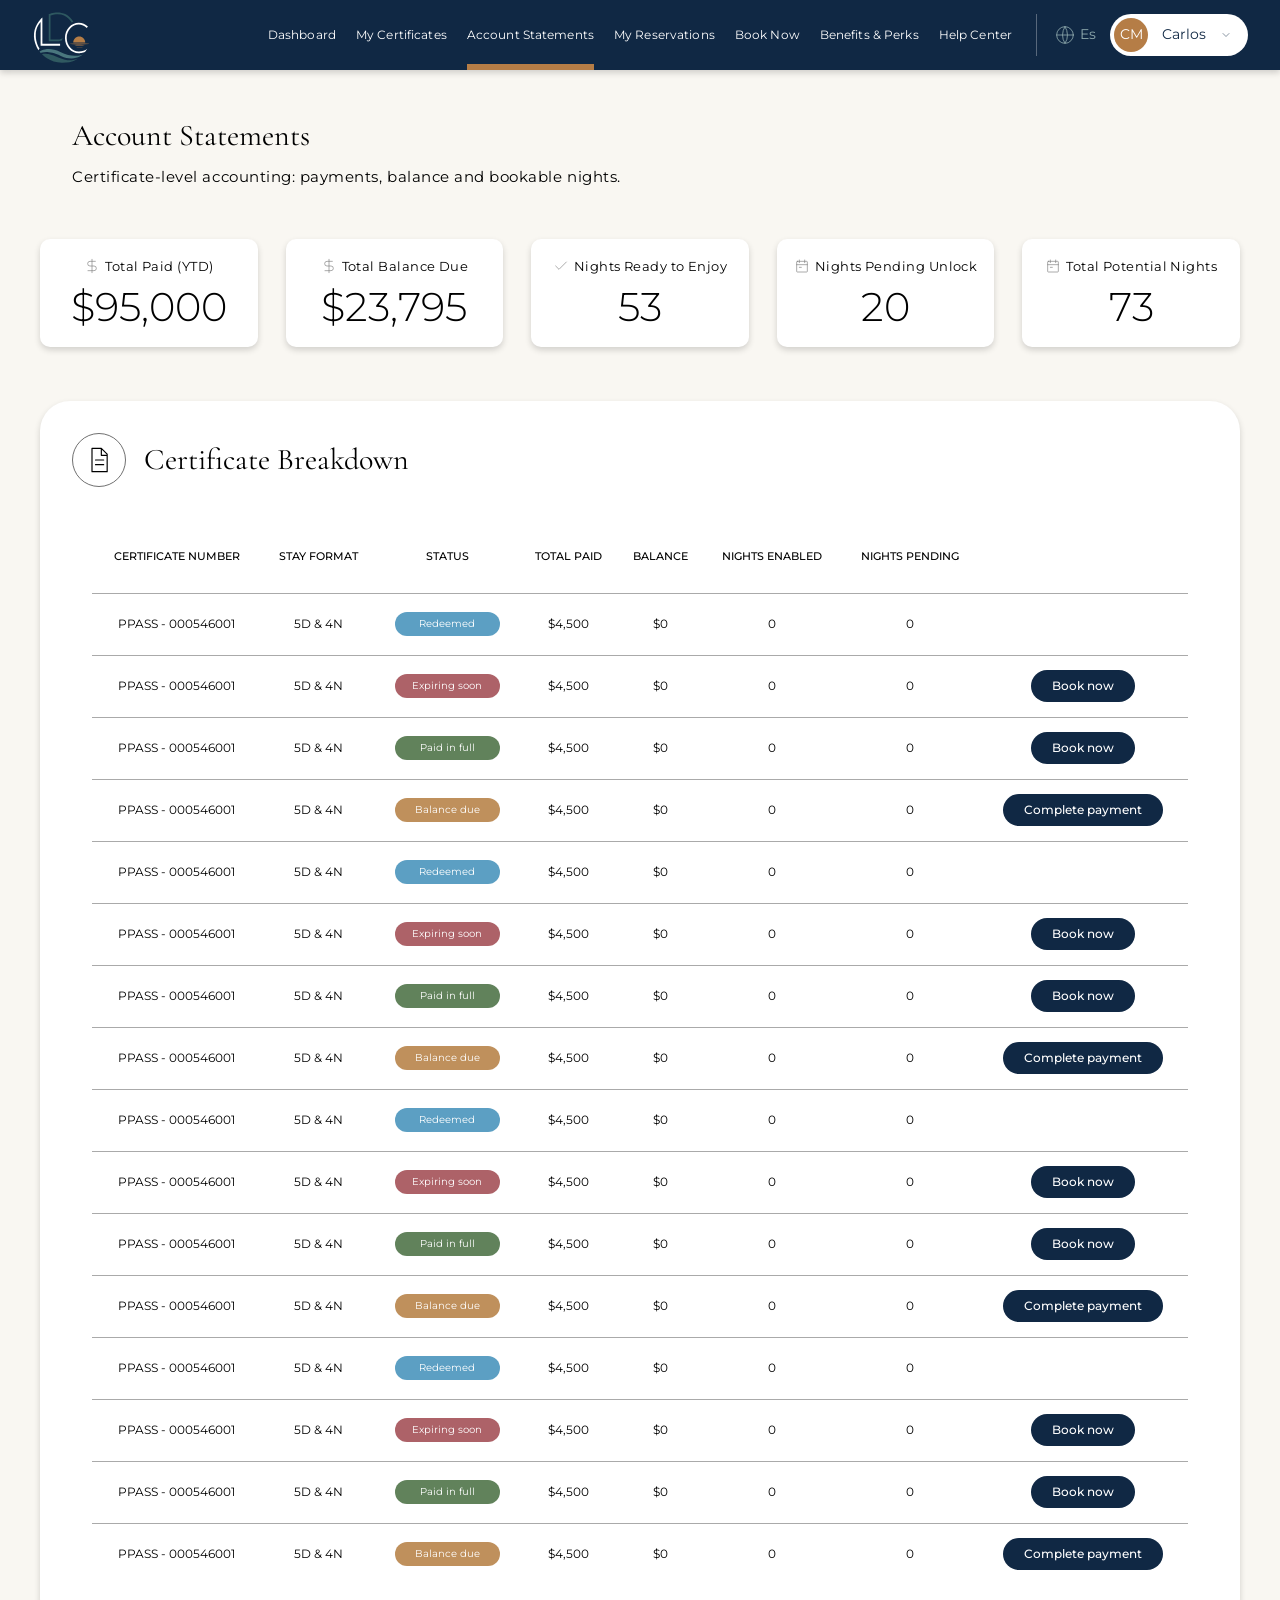
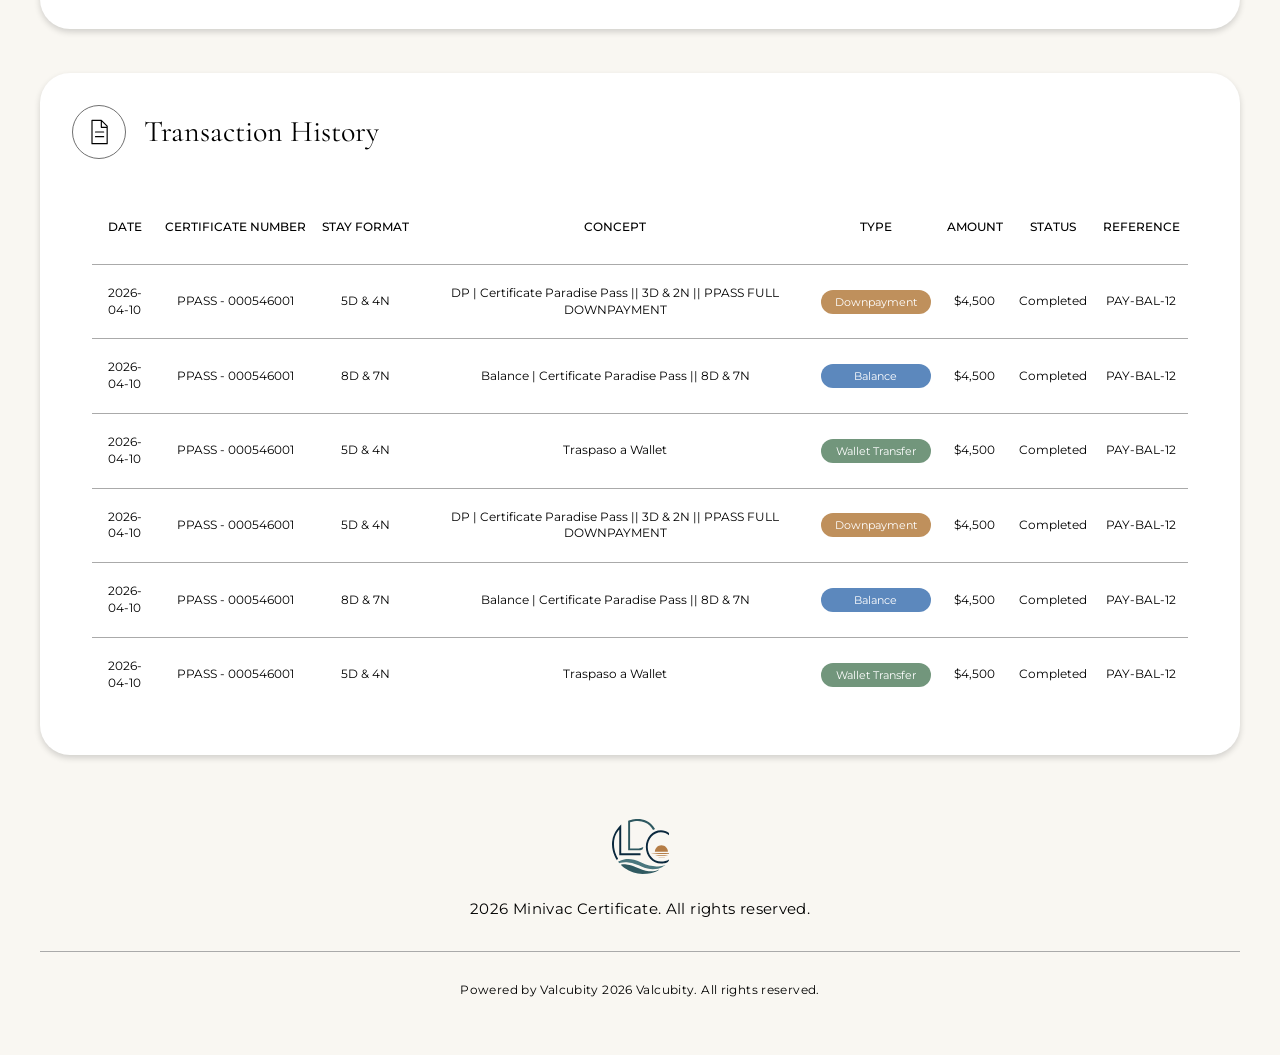
<file: account.html>
<!DOCTYPE html>
<html lang="en">

<head>
  <meta charset="UTF-8">
  <meta name="viewport" content="width=device-width, initial-scale=1">
  <title>Account Statements — Loyalty Destination Club</title>
  <link rel="icon" href="assets/mark.svg" type="image/svg+xml">
  <link rel="stylesheet" href="fonts/fonts.css">
  <link rel="stylesheet" href="./style/shared.css">
  <link rel="stylesheet" href="./style/account.css">
  <script src="./js/script.js" defer></script>
</head>

<body class="">
  <a class="skip-link" href="#main">Skip to content</a>
  <!-- Componente: PortalHeader / PortalNavigation / UserMenu -->
  <header class="portal-header">
    <div class="portal-header__inner">
      <button class="header-menu" type="button" aria-label="Toggle menu" aria-controls="portal-nav"
        aria-expanded="false" data-menu-toggle><svg class="icon" viewBox="0 0 24 24" fill="none" stroke="currentColor"
          stroke-width="1" stroke-linecap="round" stroke-linejoin="round" aria-hidden="true">
          <path d="M3 5h18M3 12h18M3 19h18" />
        </svg></button>
      <a class="portal-brand" href="index.html" data-route="dashboard" aria-label="Loyalty Destination Club"><img
          src="assets/portal-mark.svg" width="72" height="70" alt="Loyalty Destination Club"></a>
      <nav class="portal-nav" id="portal-nav" aria-label="Main navigation">
        <a href="dashboard.html">Dashboard</a>
        <a href="certificates.html">My Certificates</a>
        <a href="#" aria-current="page">Account Statements</a>
        <a href="reservations.html">My Reservations</a>
        <a href="booking-search.html">Book Now</a>
        <a href="#">Benefits &amp; Perks</a>
        <a href="#">Help Center</a>
      </nav>
      <div class="header-tools"><button class="language-control" type="button" data-action="language"><svg class="icon"
            viewBox="0 0 24 24" fill="none" stroke="currentColor" stroke-width="1" stroke-linecap="round"
            stroke-linejoin="round" aria-hidden="true">
            <circle cx="12" cy="12" r="10" />
            <path d="M2 12h20M12 2a18 18 0 0 1 0 20 18 18 0 0 1 0-20" />
          </svg> Es</button>
        <details class="user-menu">
          <summary><span class="avatar">CM</span><span class="user-name">Carlos</span><svg class="icon"
              viewBox="0 0 24 24" fill="none" stroke="currentColor" stroke-width="1" stroke-linecap="round"
              stroke-linejoin="round" aria-hidden="true">
              <path d="m6 9 6 6 6-6" />
            </svg></summary>
          <div class="user-menu__panel">
            <p>Carlos Mendoza</p><button type="button" data-action="logout">Logout</button>
          </div>
        </details>
      </div>
    </div>
  </header>
  <main class="page account-page" id="main">
    <!-- Componente: PageHeading -->
    <header class="page-heading">
      <h1>Account Statements</h1>
      <p>Certificate-level accounting: payments, balance and bookable nights.</p>
    </header>
    <!-- Componente: SummaryStats / StatCard -->
    <div class="stats-grid stats-grid--five">
      <article class="stat-card">
        <h2><svg class="icon" viewBox="0 0 24 24" fill="none" stroke="currentColor" stroke-width="1"
            stroke-linecap="round" stroke-linejoin="round" aria-hidden="true">
            <path d="M12 2v20M17 5H9a3.5 3.5 0 0 0 0 7h6a3.5 3.5 0 0 1 0 7H6" />
          </svg>Total Paid (YTD)</h2>
        <p>$95,000</p>
      </article>
      <article class="stat-card">
        <h2><svg class="icon" viewBox="0 0 24 24" fill="none" stroke="currentColor" stroke-width="1"
            stroke-linecap="round" stroke-linejoin="round" aria-hidden="true">
            <path d="M12 2v20M17 5H9a3.5 3.5 0 0 0 0 7h6a3.5 3.5 0 0 1 0 7H6" />
          </svg>Total Balance Due</h2>
        <p>$23,795</p>
      </article>
      <article class="stat-card">
        <h2><svg class="icon" viewBox="0 0 24 24" fill="none" stroke="currentColor" stroke-width="1"
            stroke-linecap="round" stroke-linejoin="round" aria-hidden="true">
            <path d="m4 12 5 5L20 6" />
          </svg>Nights Ready to Enjoy</h2>
        <p>53</p>
      </article>
      <article class="stat-card">
        <h2><svg class="icon" viewBox="0 0 24 24" fill="none" stroke="currentColor" stroke-width="1"
            stroke-linecap="round" stroke-linejoin="round" aria-hidden="true">
            <rect x="4" y="5" width="16" height="16" rx="1" />
            <path d="M8 3v4m8-4v4M4 10h16M8 14h3" />
          </svg>Nights Pending Unlock</h2>
        <p>20</p>
      </article>
      <article class="stat-card">
        <h2><svg class="icon" viewBox="0 0 24 24" fill="none" stroke="currentColor" stroke-width="1"
            stroke-linecap="round" stroke-linejoin="round" aria-hidden="true">
            <rect x="4" y="5" width="16" height="16" rx="1" />
            <path d="M8 3v4m8-4v4M4 10h16M8 14h3" />
          </svg>Total Potential Nights</h2>
        <p>73</p>
      </article>
    </div>
    <!-- Componente: CertificateBreakdownPanel -->
    <section class="panel account-breakdown">
      <header class="panel-heading">
        <div class="panel-heading__title"><span class="icon-ring"><svg class="icon" viewBox="0 0 24 24" fill="none"
              stroke="currentColor" stroke-width="1" stroke-linecap="round" stroke-linejoin="round" aria-hidden="true">
              <path d="M6 2h8l5 5v15H6V2Zm8 0v6h5M9 12h7m-7 4h7" />
            </svg></span>
          <h2>Certificate Breakdown</h2>
        </div>
      </header>
      <div class="table-scroll" role="region" tabindex="0"
        aria-label="Certificate Number, Stay Format, Status, Total Paid, Balance, Nights Enabled, Nights Pending, &lt;span class=&quot;sr-only&quot;>Action&lt;/span>">
        <table class="data-table ">
          <thead>
            <tr>
              <th scope="col">Certificate Number</th>
              <th scope="col">Stay Format</th>
              <th scope="col">Status</th>
              <th scope="col">Total Paid</th>
              <th scope="col">Balance</th>
              <th scope="col">Nights Enabled</th>
              <th scope="col">Nights Pending</th>
              <th scope="col"><span class="sr-only">Action</span></th>
            </tr>
          </thead>
          <tbody>
            <tr>
              <td>PPASS - 000546001</td>
              <td>5D &amp; 4N</td>
              <td><span class="pill pill--blue">Redeemed</span></td>
              <td>$4,500</td>
              <td>$0</td>
              <td>0</td>
              <td>0</td>
              <td></td>
            </tr>
            <tr>
              <td>PPASS - 000546001</td>
              <td>5D &amp; 4N</td>
              <td><span class="pill pill--red">Expiring soon</span></td>
              <td>$4,500</td>
              <td>$0</td>
              <td>0</td>
              <td>0</td>
              <td><button class="button button--tiny button--navy" type="button">Book now</button></td>
            </tr>
            <tr>
              <td>PPASS - 000546001</td>
              <td>5D &amp; 4N</td>
              <td><span class="pill pill--green">Paid in full</span></td>
              <td>$4,500</td>
              <td>$0</td>
              <td>0</td>
              <td>0</td>
              <td><button class="button button--tiny button--navy" type="button">Book now</button></td>
            </tr>
            <tr>
              <td>PPASS - 000546001</td>
              <td>5D &amp; 4N</td>
              <td><span class="pill pill--gold">Balance due</span></td>
              <td>$4,500</td>
              <td>$0</td>
              <td>0</td>
              <td>0</td>
              <td><a href="complete-payment.html" class="button button--tiny button--navy" type="button">Complete payment</a></td>
            </tr>
            <tr>
              <td>PPASS - 000546001</td>
              <td>5D &amp; 4N</td>
              <td><span class="pill pill--blue">Redeemed</span></td>
              <td>$4,500</td>
              <td>$0</td>
              <td>0</td>
              <td>0</td>
              <td></td>
            </tr>
            <tr>
              <td>PPASS - 000546001</td>
              <td>5D &amp; 4N</td>
              <td><span class="pill pill--red">Expiring soon</span></td>
              <td>$4,500</td>
              <td>$0</td>
              <td>0</td>
              <td>0</td>
              <td><button class="button button--tiny button--navy" type="button">Book now</button></td>
            </tr>
            <tr>
              <td>PPASS - 000546001</td>
              <td>5D &amp; 4N</td>
              <td><span class="pill pill--green">Paid in full</span></td>
              <td>$4,500</td>
              <td>$0</td>
              <td>0</td>
              <td>0</td>
              <td><button class="button button--tiny button--navy" type="button">Book now</button></td>
            </tr>
            <tr>
              <td>PPASS - 000546001</td>
              <td>5D &amp; 4N</td>
              <td><span class="pill pill--gold">Balance due</span></td>
              <td>$4,500</td>
              <td>$0</td>
              <td>0</td>
              <td>0</td>
              <td><button class="button button--tiny button--navy" type="button">Complete payment</button></td>
            </tr>
            <tr>
              <td>PPASS - 000546001</td>
              <td>5D &amp; 4N</td>
              <td><span class="pill pill--blue">Redeemed</span></td>
              <td>$4,500</td>
              <td>$0</td>
              <td>0</td>
              <td>0</td>
              <td></td>
            </tr>
            <tr>
              <td>PPASS - 000546001</td>
              <td>5D &amp; 4N</td>
              <td><span class="pill pill--red">Expiring soon</span></td>
              <td>$4,500</td>
              <td>$0</td>
              <td>0</td>
              <td>0</td>
              <td><button class="button button--tiny button--navy" type="button">Book now</button></td>
            </tr>
            <tr>
              <td>PPASS - 000546001</td>
              <td>5D &amp; 4N</td>
              <td><span class="pill pill--green">Paid in full</span></td>
              <td>$4,500</td>
              <td>$0</td>
              <td>0</td>
              <td>0</td>
              <td><button class="button button--tiny button--navy" type="button">Book now</button></td>
            </tr>
            <tr>
              <td>PPASS - 000546001</td>
              <td>5D &amp; 4N</td>
              <td><span class="pill pill--gold">Balance due</span></td>
              <td>$4,500</td>
              <td>$0</td>
              <td>0</td>
              <td>0</td>
              <td><button class="button button--tiny button--navy" type="button">Complete payment</button></td>
            </tr>
            <tr>
              <td>PPASS - 000546001</td>
              <td>5D &amp; 4N</td>
              <td><span class="pill pill--blue">Redeemed</span></td>
              <td>$4,500</td>
              <td>$0</td>
              <td>0</td>
              <td>0</td>
              <td></td>
            </tr>
            <tr>
              <td>PPASS - 000546001</td>
              <td>5D &amp; 4N</td>
              <td><span class="pill pill--red">Expiring soon</span></td>
              <td>$4,500</td>
              <td>$0</td>
              <td>0</td>
              <td>0</td>
              <td><button class="button button--tiny button--navy" type="button">Book now</button></td>
            </tr>
            <tr>
              <td>PPASS - 000546001</td>
              <td>5D &amp; 4N</td>
              <td><span class="pill pill--green">Paid in full</span></td>
              <td>$4,500</td>
              <td>$0</td>
              <td>0</td>
              <td>0</td>
              <td><button class="button button--tiny button--navy" type="button">Book now</button></td>
            </tr>
            <tr>
              <td>PPASS - 000546001</td>
              <td>5D &amp; 4N</td>
              <td><span class="pill pill--gold">Balance due</span></td>
              <td>$4,500</td>
              <td>$0</td>
              <td>0</td>
              <td>0</td>
              <td><button class="button button--tiny button--navy" type="button">Complete payment</button></td>
            </tr>
          </tbody>
        </table>
      </div>
    </section>
    <!-- Componente: TransactionHistoryPanel -->
    <section class="panel transaction-history">
      <header class="panel-heading">
        <div class="panel-heading__title"><span class="icon-ring"><svg class="icon" viewBox="0 0 24 24" fill="none"
              stroke="currentColor" stroke-width="1" stroke-linecap="round" stroke-linejoin="round" aria-hidden="true">
              <path d="M6 2h8l5 5v15H6V2Zm8 0v6h5M9 12h7m-7 4h7" />
            </svg></span>
          <h2>Transaction History</h2>
        </div>
      </header>
      <div class="table-scroll" role="region" tabindex="0"
        aria-label="Date, Certificate Number, Stay Format, Concept, Type, Amount, Status, Reference">
        <table class="data-table ">
          <thead>
            <tr>
              <th scope="col">Date</th>
              <th scope="col">Certificate Number</th>
              <th scope="col">Stay Format</th>
              <th scope="col">Concept</th>
              <th scope="col">Type</th>
              <th scope="col">Amount</th>
              <th scope="col">Status</th>
              <th scope="col">Reference</th>
            </tr>
          </thead>
          <tbody>
            <tr>
              <td>2026-04-10</td>
              <td>PPASS - 000546001</td>
              <td>5D &amp; 4N</td>
              <td>DP | Certificate Paradise Pass || 3D &amp; 2N || PPASS FULL DOWNPAYMENT</td>
              <td><span class="pill pill--gold">Downpayment</span></td>
              <td>$4,500</td>
              <td> Completed</td>
              <td>PAY-BAL-12</td>
            </tr>
            <tr>
              <td>2026-04-10</td>
              <td>PPASS - 000546001</td>
              <td>8D &amp; 7N</td>
              <td>Balance | Certificate Paradise Pass || 8D &amp; 7N</td>
              <td><span class="pill pill--royal">Balance</span></td>
              <td>$4,500</td>
              <td> Completed</td>
              <td>PAY-BAL-12</td>
            </tr>
            <tr>
              <td>2026-04-10</td>
              <td>PPASS - 000546001</td>
              <td>5D &amp; 4N</td>
              <td>Traspaso a Wallet</td>
              <td><span class="pill pill--sage">Wallet Transfer</span></td>
              <td>$4,500</td>
              <td>Completed</td>
              <td>PAY-BAL-12</td>
            </tr>
            <tr>
              <td>2026-04-10</td>
              <td>PPASS - 000546001</td>
              <td>5D &amp; 4N</td>
              <td>DP | Certificate Paradise Pass || 3D &amp; 2N || PPASS FULL DOWNPAYMENT</td>
              <td><span class="pill pill--gold">Downpayment</span></td>
              <td>$4,500</td>
              <td> Completed</td>
              <td>PAY-BAL-12</td>
            </tr>
            <tr>
              <td>2026-04-10</td>
              <td>PPASS - 000546001</td>
              <td>8D &amp; 7N</td>
              <td>Balance | Certificate Paradise Pass || 8D &amp; 7N</td>
              <td><span class="pill pill--royal">Balance</span></td>
              <td>$4,500</td>
              <td> Completed</td>
              <td>PAY-BAL-12</td>
            </tr>
            <tr>
              <td>2026-04-10</td>
              <td>PPASS - 000546001</td>
              <td>5D &amp; 4N</td>
              <td>Traspaso a Wallet</td>
              <td><span class="pill pill--sage">Wallet Transfer</span></td>
              <td>$4,500</td>
              <td> Completed</td>
              <td>PAY-BAL-12</td>
            </tr>
          </tbody>
        </table>
      </div>
    </section>
  </main>
  <!-- COMPONENT: PortalFooter -->
  <footer class="portal-footer"><img src="assets/mark.svg" alt="Loyalty Destination Club" width="57" height="55">
    <p>2026 Minivac Certificate. All rights reserved.</p>
    <div>Powered by Valcubity 2026 Valcubity. All rights reserved.</div>
  </footer>

</body>

</html>
</file>
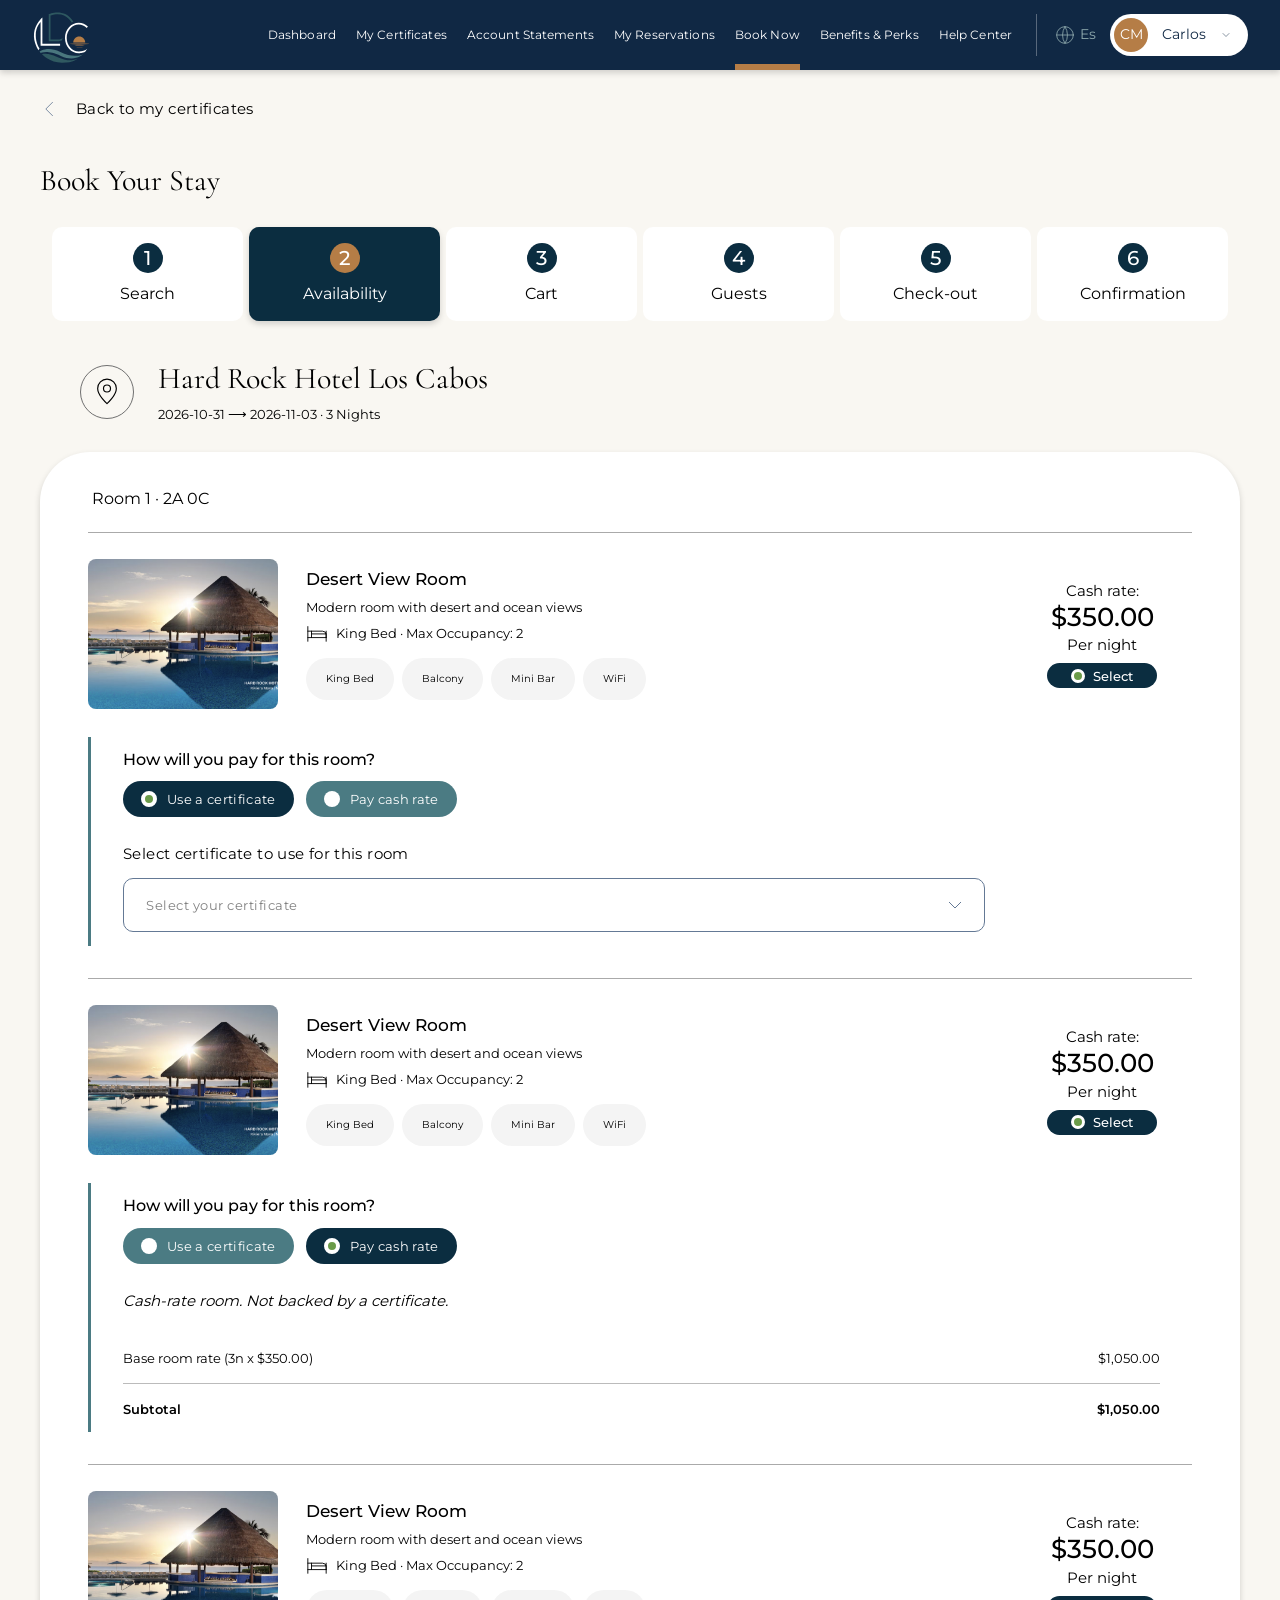
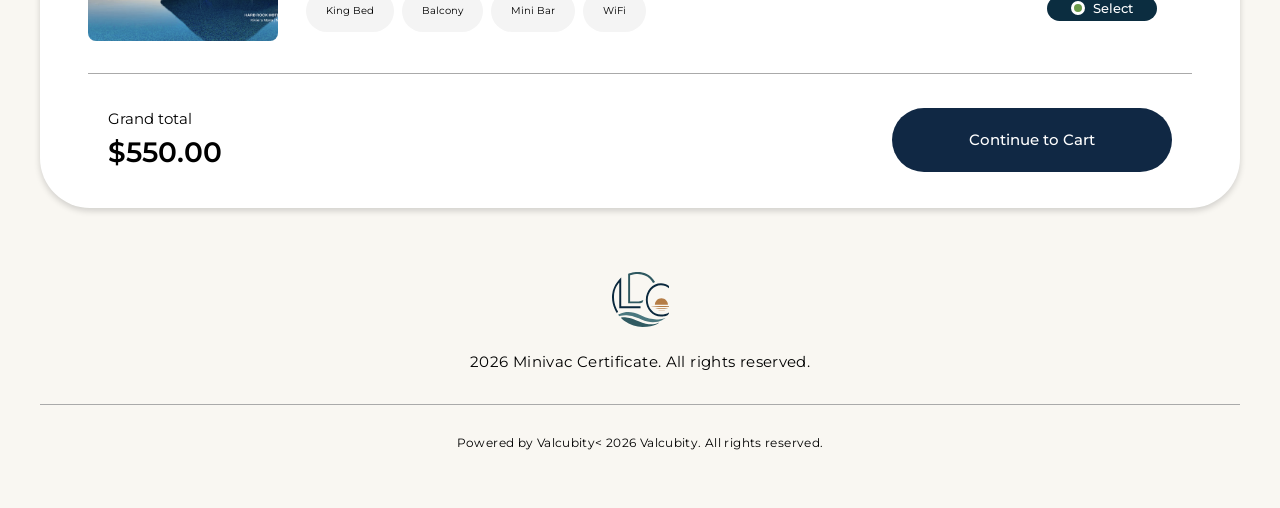
<file: booking-availability.html>
<!DOCTYPE html>
<html lang="en">

<head>
  <meta charset="UTF-8">
  <meta name="viewport" content="width=device-width, initial-scale=1">
  <title>Book Now — Availability — Loyalty Destination Club</title>
  <link rel="icon" href="assets/mark.svg" type="image/svg+xml">
  <link rel="stylesheet" href="fonts/fonts.css">
  <link rel="stylesheet" href="./style/shared.css">
  <link rel="stylesheet" href="./style/booking.css">
  <script src="./js/script.js" defer></script>
</head>

<body class="">
  <a class="skip-link" href="#main">Skip to content</a>
  <!-- COMPONENT: PortalHeader / PortalNavigation / UserMenu -->
  <header class="portal-header">
    <div class="portal-header__inner">
      <button class="header-menu" type="button" aria-label="Toggle menu" aria-controls="portal-nav"
        aria-expanded="false" data-menu-toggle><svg class="icon" viewBox="0 0 24 24" fill="none" stroke="currentColor"
          stroke-width="1" stroke-linecap="round" stroke-linejoin="round" aria-hidden="true">
          <path d="M3 5h18M3 12h18M3 19h18" />
        </svg></button>
      <a class="portal-brand" href="index.html" data-route="dashboard" aria-label="Loyalty Destination Club"><img
          src="assets/portal-mark.svg" width="72" height="70" alt="Loyalty Destination Club"></a>
      <nav class="portal-nav" id="portal-nav" aria-label="Main navigation">
        <a href="dashboard.html">Dashboard</a>
        <a href="certificates.html">My Certificates</a>
        <a href="account.html">Account Statements</a>
        <a href="reservations.html">My Reservations</a>
        <a href="booking-search.html" aria-current="page">Book Now</a>
        <a href="#">Benefits &amp; Perks</a>
        <a href="#">Help Center</a>
      </nav>
      <div class="header-tools"><button class="language-control" type="button" data-action="language"><svg class="icon"
            viewBox="0 0 24 24" fill="none" stroke="currentColor" stroke-width="1" stroke-linecap="round"
            stroke-linejoin="round" aria-hidden="true">
            <circle cx="12" cy="12" r="10" />
            <path d="M2 12h20M12 2a18 18 0 0 1 0 20 18 18 0 0 1 0-20" />
          </svg> Es</button>
        <details class="user-menu">
          <summary><span class="avatar">CM</span><span class="user-name">Carlos</span><svg class="icon"
              viewBox="0 0 24 24" fill="none" stroke="currentColor" stroke-width="1" stroke-linecap="round"
              stroke-linejoin="round" aria-hidden="true">
              <path d="m6 9 6 6 6-6" />
            </svg></summary>
          <div class="user-menu__panel">
            <p>Carlos Mendoza</p><button type="button" data-action="logout">Logout</button>
          </div>
        </details>
      </div>
    </div>
  </header>
  <main class="page booking-page availability-page" id="main">
    <div class="back-row"><button class="back-link" type="button" onclick="search()"><svg class="icon"
          viewBox="0 0 24 24" fill="none" stroke="currentColor" stroke-width="1" stroke-linecap="round"
          stroke-linejoin="round" aria-hidden="true">
          <path d="m15 4-8 8 8 8" />
        </svg>Back to my certificates</button></div><!-- COMPONENT: PageHeading -->
    <header class="page-heading">
      <h1>Book Your Stay</h1>
    </header><!-- COMPONENT: BookingStepper -->
    <ol class="booking-stepper" aria-label="Booking steps">
      <li onclick="search()"><span>1</span>Search</li>
      <li class="is-current" aria-current="step"><span>2</span>Availability</li>
      <li><span>3</span>Cart</li>
      <li><span>4</span>Guests</li>
      <li><span>5</span>Check-out</li>
      <li><span>6</span>Confirmation</li>
    </ol><!-- COMPONENT: BookingLocation -->
    <header class="booking-location"><span class="icon-ring"><svg class="icon" viewBox="0 0 24 24" fill="none"
          stroke="currentColor" stroke-width="1" stroke-linecap="round" stroke-linejoin="round" aria-hidden="true">
          <path d="M20 9c0 6-8 13-8 13S4 15 4 9a8 8 0 1 1 16 0Z" />
          <circle cx="12" cy="9" r="3" />
        </svg></span>
      <div>
        <h2>Hard Rock Hotel Los Cabos</h2>
        <p>2026-10-31 ⟶ 2026-11-03 · 3 Nights</p>
      </div>
    </header>
    <section class="panel availability-card" aria-label="Available rooms">
      <p class="room-label">Room 1 · 2A 0C</p><!-- COMPONENT: AvailableRoom / RoomPaymentChoice -->
      <article class="available-room">
        <div class="room-overview"><img src="assets/riviera.webp" alt="Desert View Room resort" width="228"
            height="180">
          <div class="room-overview__description">
            <h3>Desert View Room</h3>
            <p>Modern room with desert and ocean views</p>
            <p class="room-bed"><svg class="icon" viewBox="0 0 24 24" fill="none" stroke="currentColor" stroke-width="1"
                stroke-linecap="round" stroke-linejoin="round" aria-hidden="true">
                <path d="M2 5v16M22 10v11M2 17h20M2 10h16a4 4 0 0 1 4 4v3M6 10v7M6 13h16" />
              </svg> King Bed · Max Occupancy: 2</p>
            <div class="amenities"><span class="pill pill--light">King Bed</span><span
                class="pill pill--light">Balcony</span><span class="pill pill--light">Mini Bar</span><span
                class="pill pill--light">WiFi</span></div>
          </div>
          <div class="room-rate"><span>Cash rate:</span><strong>$350.00</strong><span>Per night</span><button
              class="button button--tiny button--deep" type="button" data-action="select-room"><span
                class="selection-dot"></span> Select</button></div>
        </div>
        <section class="room-payment">
          <h3>How will you pay for this room?</h3>
          <div class="room-payment__choices"><button type="button" class="choice-pill is-selected"
              data-action="use-certificate"><span class="choice-dot"></span>Use a certificate</button><button
              type="button" class="choice-pill" data-action="pay-cash"><span class="choice-dot"></span>Pay cash
              rate</button></div>
          <div class="field room-certificate-field"><label for="room-certificate">Select certificate to use for this
              room</label><select id="room-certificate">
              <option>Select your certificate</option>
              <option>PPASS - 000546011</option>
            </select></div>
        </section>
      </article><!-- COMPONENT: AvailableRoom / RoomPaymentChoice -->
      <article class="available-room">
        <div class="room-overview"><img src="assets/riviera.webp" alt="Desert View Room resort" width="228"
            height="180">
          <div class="room-overview__description">
            <h3>Desert View Room</h3>
            <p>Modern room with desert and ocean views</p>
            <p class="room-bed"><svg class="icon" viewBox="0 0 24 24" fill="none" stroke="currentColor" stroke-width="1"
                stroke-linecap="round" stroke-linejoin="round" aria-hidden="true">
                <path d="M2 5v16M22 10v11M2 17h20M2 10h16a4 4 0 0 1 4 4v3M6 10v7M6 13h16" />
              </svg> King Bed · Max Occupancy: 2</p>
            <div class="amenities"><span class="pill pill--light">King Bed</span><span
                class="pill pill--light">Balcony</span><span class="pill pill--light">Mini Bar</span><span
                class="pill pill--light">WiFi</span></div>
          </div>
          <div class="room-rate"><span>Cash rate:</span><strong>$350.00</strong><span>Per night</span><button
              class="button button--tiny button--deep" type="button" data-action="select-room"><span
                class="selection-dot"></span> Select</button></div>
        </div>
        <section class="room-payment">
          <h3>How will you pay for this room?</h3>
          <div class="room-payment__choices"><button type="button" class="choice-pill"
              data-action="use-certificate"><span class="choice-dot"></span>Use a certificate</button><button
              type="button" class="choice-pill is-selected" data-action="pay-cash"><span class="choice-dot"></span>Pay
              cash rate</button></div>
          <p class="cash-rate-note">Cash-rate room. Not backed by a certificate.</p>
          <div class="room-subtotal">
            <p><span>Base room rate (3n x $350.00)</span><span>$1,050.00</span></p>
            <p><strong>Subtotal</strong><strong>$1,050.00</strong></p>
          </div>
        </section>
      </article><!-- COMPONENT: AvailableRoom / RoomPaymentChoice -->
      <article class="available-room">
        <div class="room-overview"><img src="assets/riviera.webp" alt="Desert View Room resort" width="228"
            height="180">
          <div class="room-overview__description">
            <h3>Desert View Room</h3>
            <p>Modern room with desert and ocean views</p>
            <p class="room-bed"><svg class="icon" viewBox="0 0 24 24" fill="none" stroke="currentColor" stroke-width="1"
                stroke-linecap="round" stroke-linejoin="round" aria-hidden="true">
                <path d="M2 5v16M22 10v11M2 17h20M2 10h16a4 4 0 0 1 4 4v3M6 10v7M6 13h16" />
              </svg> King Bed · Max Occupancy: 2</p>
            <div class="amenities"><span class="pill pill--light">King Bed</span><span
                class="pill pill--light">Balcony</span><span class="pill pill--light">Mini Bar</span><span
                class="pill pill--light">WiFi</span></div>
          </div>
          <div class="room-rate"><span>Cash rate:</span><strong>$350.00</strong><span>Per night</span><button
              class="button button--tiny button--deep" type="button" data-action="select-room"><span
                class="selection-dot"></span> Select</button></div>
        </div>
      </article><!-- COMPONENT: BookingTotalBar -->
      <div class="booking-total">
        <div>
          <p>Grand total</p><strong>$550.00</strong>
        </div><button onclick="goCart()" class="button " type="button" data-action="continue-to-cart">Continue to Cart</button>
      </div>
    </section>
  </main>
  <!-- COMPONENT: PortalFooter -->
  <footer class="portal-footer"><img src="assets/mark.svg" alt="Loyalty Destination Club" width="57" height="55">
    <p>2026 Minivac Certificate. All rights reserved.</p>
    <div>Powered by Valcubity< 2026 Valcubity. All rights reserved.</div>
  </footer>

</body>

</html>
</file>
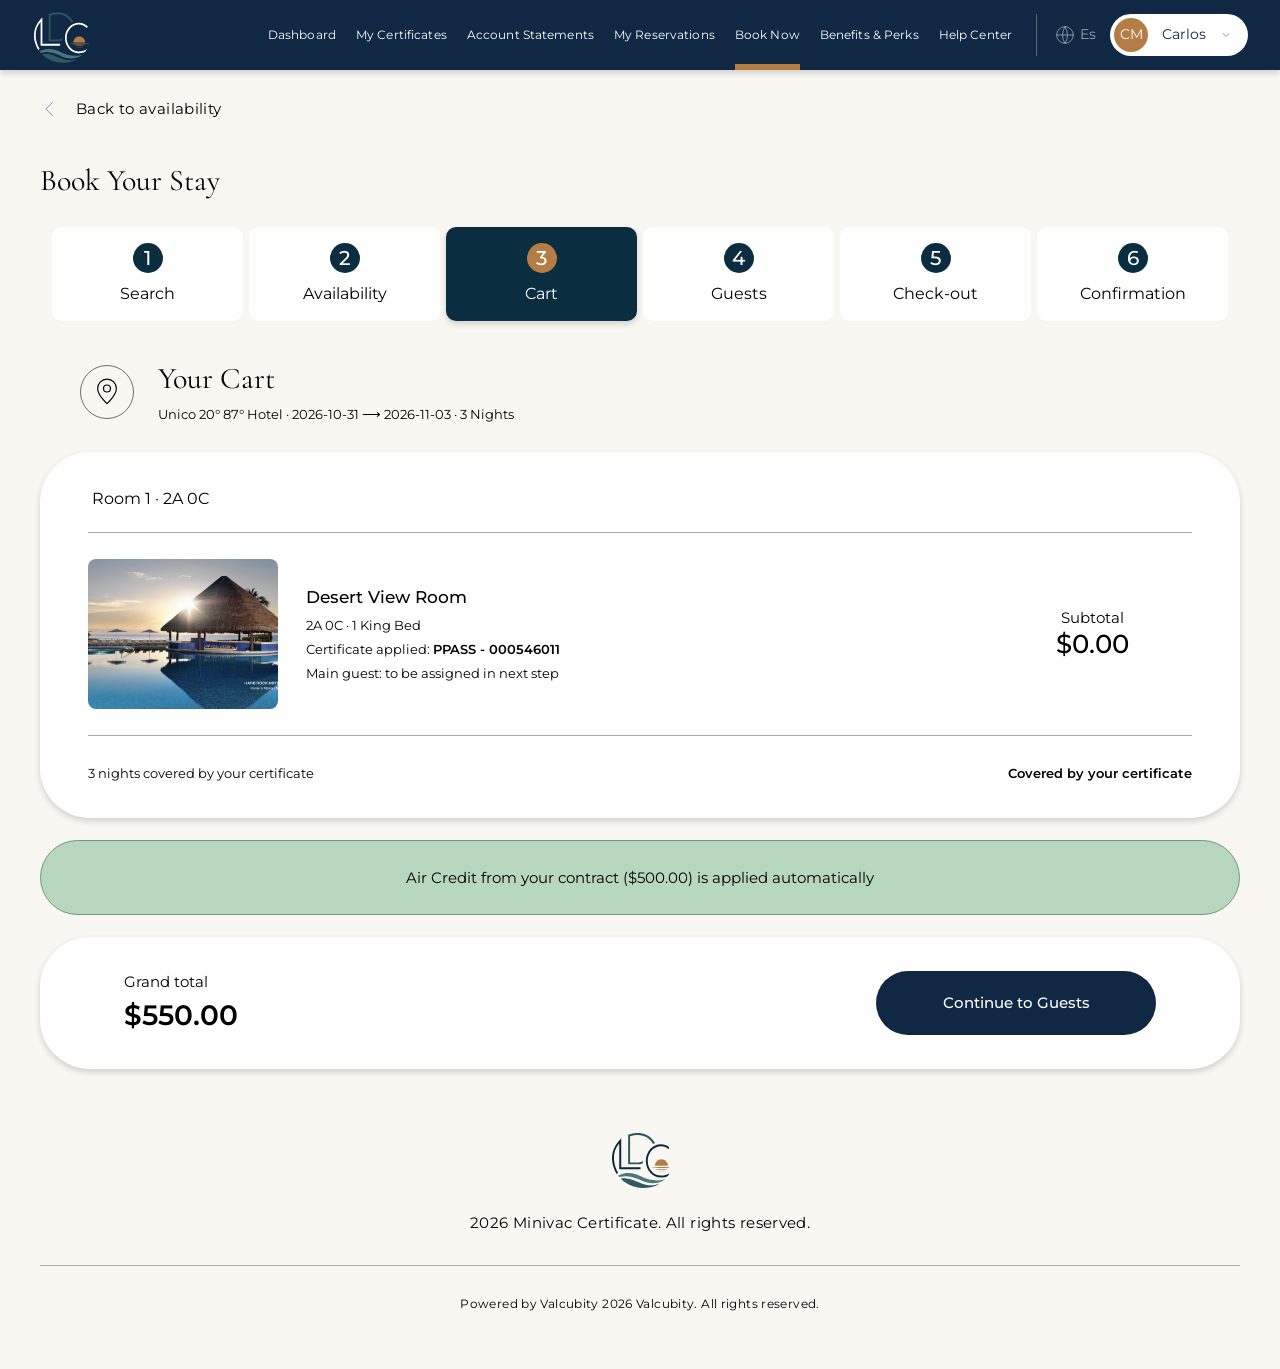
<file: booking-cart.html>
<!DOCTYPE html>
<html lang="en">

<head>
  <meta charset="UTF-8">
  <meta name="viewport" content="width=device-width, initial-scale=1">
  <title>Book Now — Cart — Loyalty Destination Club</title>
  <link rel="icon" href="assets/mark.svg" type="image/svg+xml">
  <link rel="stylesheet" href="fonts/fonts.css">
  <link rel="stylesheet" href="./style/shared.css">
  <link rel="stylesheet" href="./style/booking.css">
  <script src="./js/script.js" defer></script>
</head>

<body class="">
  <a class="skip-link" href="#main">Skip to content</a>
  <!-- COMPONENT: PortalHeader / PortalNavigation / UserMenu -->
  <header class="portal-header">
    <div class="portal-header__inner">
      <button class="header-menu" type="button" aria-label="Toggle menu" aria-controls="portal-nav"
        aria-expanded="false" data-menu-toggle><svg class="icon" viewBox="0 0 24 24" fill="none" stroke="currentColor"
          stroke-width="1" stroke-linecap="round" stroke-linejoin="round" aria-hidden="true">
          <path d="M3 5h18M3 12h18M3 19h18" />
        </svg></button>
      <a class="portal-brand" href="index.html" data-route="dashboard" aria-label="Loyalty Destination Club"><img
          src="assets/portal-mark.svg" width="72" height="70" alt="Loyalty Destination Club"></a>
      <nav class="portal-nav" id="portal-nav" aria-label="Main navigation">
        <a href="dashboard.html">Dashboard</a>
        <a href="certificates.html">My Certificates</a>
        <a href="account.html">Account Statements</a>
        <a href="reservations.html">My Reservations</a>
        <a href="booking-search.html" aria-current="page">Book Now</a>
        <a href="#">Benefits &amp; Perks</a>
        <a href="#">Help Center</a>
      </nav>
      <div class="header-tools"><button class="language-control" type="button" data-action="language"><svg class="icon"
            viewBox="0 0 24 24" fill="none" stroke="currentColor" stroke-width="1" stroke-linecap="round"
            stroke-linejoin="round" aria-hidden="true">
            <circle cx="12" cy="12" r="10" />
            <path d="M2 12h20M12 2a18 18 0 0 1 0 20 18 18 0 0 1 0-20" />
          </svg> Es</button>
        <details class="user-menu">
          <summary><span class="avatar">CM</span><span class="user-name">Carlos</span><svg class="icon"
              viewBox="0 0 24 24" fill="none" stroke="currentColor" stroke-width="1" stroke-linecap="round"
              stroke-linejoin="round" aria-hidden="true">
              <path d="m6 9 6 6 6-6" />
            </svg></summary>
          <div class="user-menu__panel">
            <p>Carlos Mendoza</p><button type="button" data-action="logout">Logout</button>
          </div>
        </details>
      </div>
    </div>
  </header>
  <main class="page booking-page cart-page" id="main">
    <div class="back-row"><button class="back-link" type="button" onclick="searchAvailibity()"><svg class="icon"
          viewBox="0 0 24 24" fill="none" stroke="currentColor" stroke-width="1" stroke-linecap="round"
          stroke-linejoin="round" aria-hidden="true">
          <path d="m15 4-8 8 8 8" />
        </svg>Back to availability</button></div><!-- COMPONENT: PageHeading -->
    <header class="page-heading">
      <h1>Book Your Stay</h1>
    </header><!-- COMPONENT: BookingStepper -->
    <ol class="booking-stepper" aria-label="Booking steps">
      <li onclick="search()"><span>1</span>Search</li>
      <li onclick="searchAvailibity()"><span>2</span>Availability</li>
      <li class="is-current" aria-current="step"><span>3</span>Cart</li>
      <li><span>4</span>Guests</li>
      <li><span>5</span>Check-out</li>
      <li><span>6</span>Confirmation</li>
    </ol><!-- COMPONENT: BookingLocation -->
    <header class="booking-location"><span class="icon-ring"><svg class="icon" viewBox="0 0 24 24" fill="none"
          stroke="currentColor" stroke-width="1" stroke-linecap="round" stroke-linejoin="round" aria-hidden="true">
          <path d="M20 9c0 6-8 13-8 13S4 15 4 9a8 8 0 1 1 16 0Z" />
          <circle cx="12" cy="9" r="3" />
        </svg></span>
      <div>
        <h2>Your Cart</h2>
        <p>Unico 20° 87° Hotel · 2026-10-31 ⟶ 2026-11-03 · 3 Nights</p>
      </div>
    </header>
    <section class="panel cart-room-card" aria-label="Your room">
      <p class="room-label">Room 1 · 2A 0C</p>
      <div class="room-overview"><img src="assets/riviera.webp" alt="Desert View Room resort" width="228" height="180">
        <div class="room-overview__description">
          <h3>Desert View Room</h3>
          <p>2A 0C · 1 King Bed</p>
          <p>Certificate applied: <strong>PPASS - 000546011</strong></p>
          <p>Main guest: to be assigned in next step</p>
        </div>
        <div class="room-rate"><span>Subtotal</span><strong>$0.00</strong></div>
      </div>
      <div class="certificate-coverage"><span>3 nights covered by your certificate</span><strong>Covered by your
          certificate</strong></div>
    </section>
    <p class="air-credit-note">Air Credit from your contract ($500.00) is applied automatically</p>
    <section class="panel cart-total-card" aria-label="Cart total">
      <!-- COMPONENT: BookingTotalBar -->
      <div class="booking-total">
        <div>
          <p>Grand total</p><strong>$550.00</strong>
        </div><button class="button " type="button" onclick="goGuest()">Continue to Guests</button>
      </div>
    </section>
  </main>
  <!-- COMPONENT: PortalFooter -->
  <footer class="portal-footer"><img src="assets/mark.svg" alt="Loyalty Destination Club" width="57" height="55">
    <p>  2026 Minivac Certificate. All rights reserved.</p>
    <div>Powered by Valcubity 2026 Valcubity. All rights reserved.</div>
  </footer>

</body>

</html>
</file>
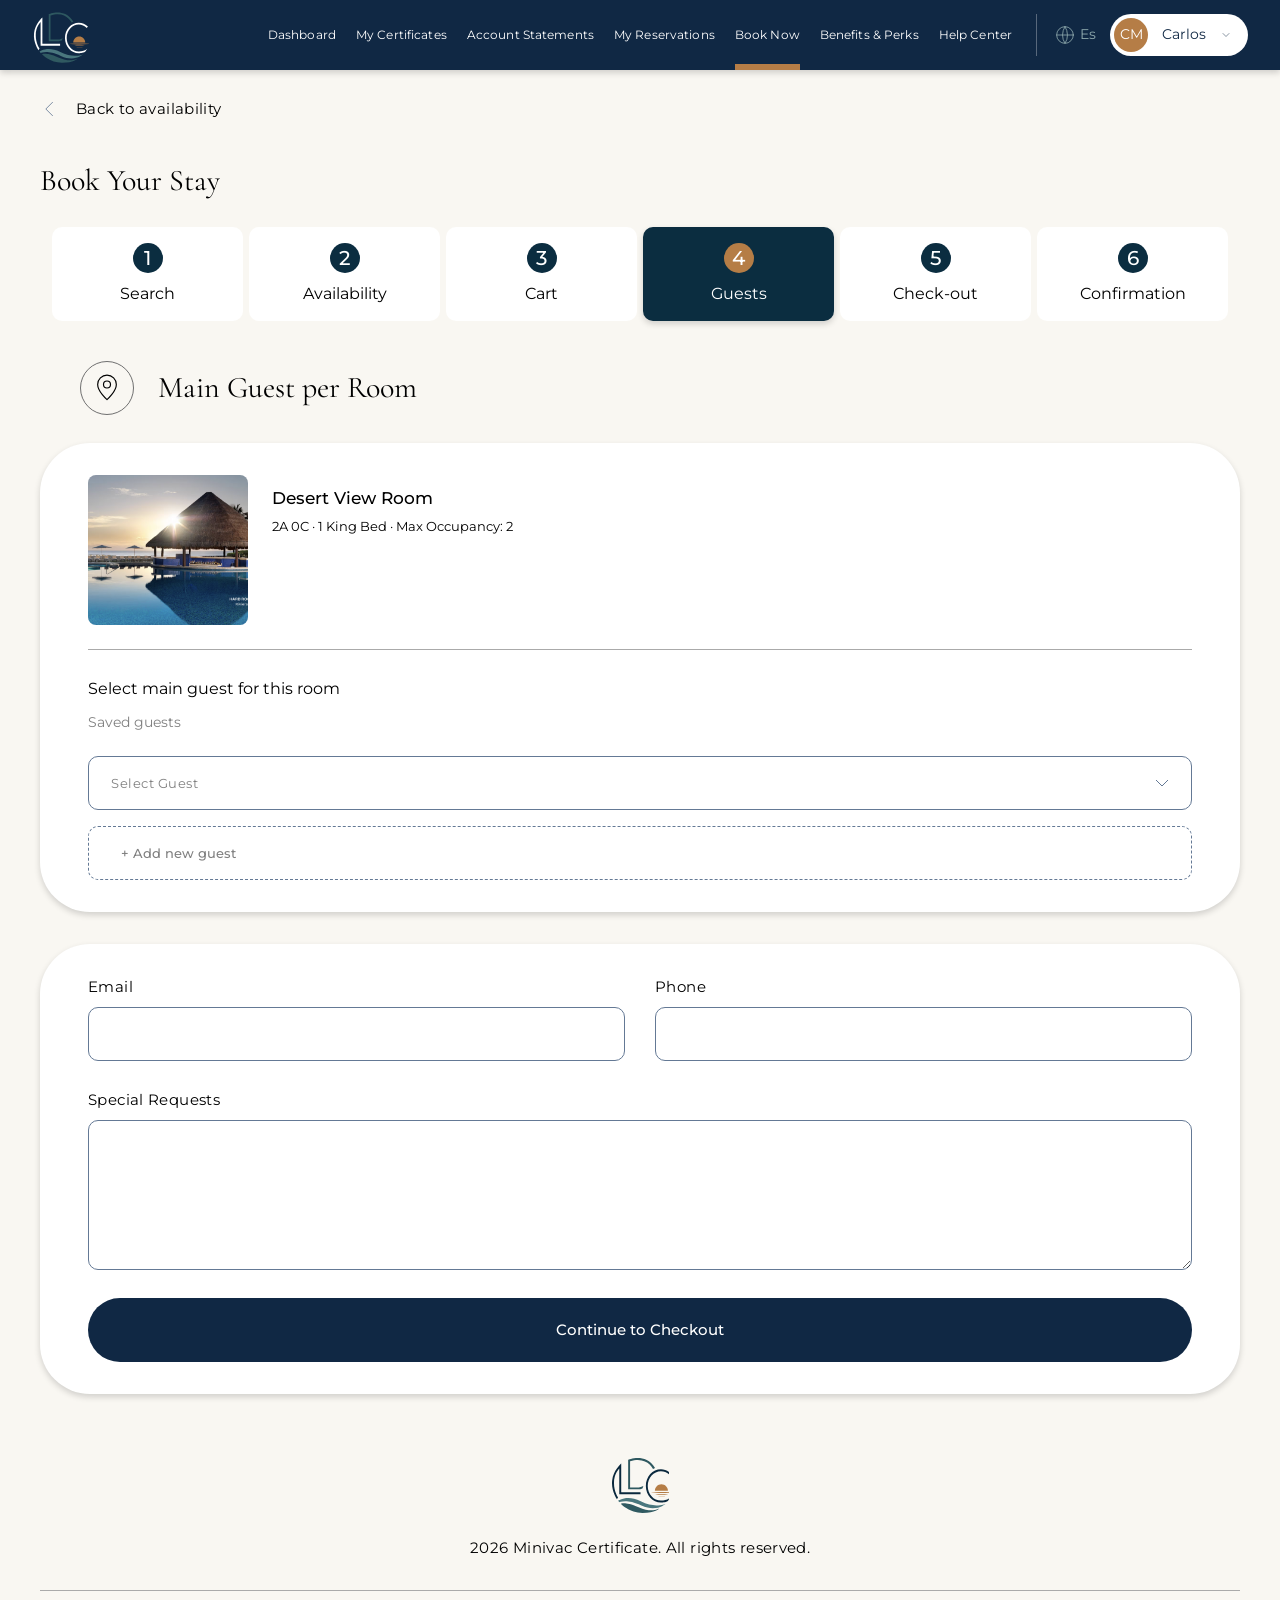
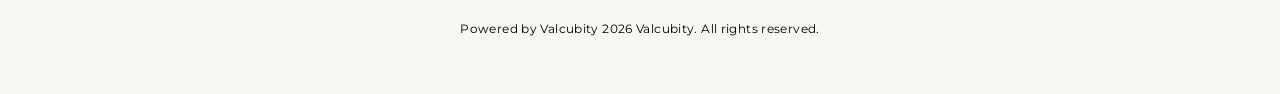
<file: booking-guests.html>
<!DOCTYPE html>
<html lang="en">

<head>
  <meta charset="UTF-8">
  <meta name="viewport" content="width=device-width, initial-scale=1">
  <title>Book Now — Guests — Loyalty Destination Club</title>
  <link rel="icon" href="assets/mark.svg" type="image/svg+xml">
  <link rel="stylesheet" href="fonts/fonts.css">
  <link rel="stylesheet" href="./style/shared.css">
  <link rel="stylesheet" href="./style/booking.css">
  <script src="./js/script.js" defer></script>
</head>

<body class="">
  <a class="skip-link" href="#main">Skip to content</a>
  <!-- COMPONENT: PortalHeader / PortalNavigation / UserMenu -->
  <header class="portal-header">
    <div class="portal-header__inner">
      <button class="header-menu" type="button" aria-label="Toggle menu" aria-controls="portal-nav"
        aria-expanded="false" data-menu-toggle><svg class="icon" viewBox="0 0 24 24" fill="none" stroke="currentColor"
          stroke-width="1" stroke-linecap="round" stroke-linejoin="round" aria-hidden="true">
          <path d="M3 5h18M3 12h18M3 19h18" />
        </svg></button>
      <a class="portal-brand" href="index.html" data-route="dashboard" aria-label="Loyalty Destination Club"><img
          src="assets/portal-mark.svg" width="72" height="70" alt="Loyalty Destination Club"></a>
      <nav class="portal-nav" id="portal-nav" aria-label="Main navigation">
        <a href="dashboard.html">Dashboard</a>
        <a href="certificates.html">My Certificates</a>
        <a href="account.html">Account Statements</a>
        <a href="reservations.html">My Reservations</a>
        <a href="booking-search.html" aria-current="page">Book Now</a>
        <a href="#">Benefits &amp; Perks</a>
        <a href="#">Help Center</a>
      </nav>
      <div class="header-tools"><button class="language-control" type="button" data-action="language"><svg class="icon"
            viewBox="0 0 24 24" fill="none" stroke="currentColor" stroke-width="1" stroke-linecap="round"
            stroke-linejoin="round" aria-hidden="true">
            <circle cx="12" cy="12" r="10" />
            <path d="M2 12h20M12 2a18 18 0 0 1 0 20 18 18 0 0 1 0-20" />
          </svg> Es</button>
        <details class="user-menu">
          <summary><span class="avatar">CM</span><span class="user-name">Carlos</span><svg class="icon"
              viewBox="0 0 24 24" fill="none" stroke="currentColor" stroke-width="1" stroke-linecap="round"
              stroke-linejoin="round" aria-hidden="true">
              <path d="m6 9 6 6 6-6" />
            </svg></summary>
          <div class="user-menu__panel">
            <p>Carlos Mendoza</p><button type="button" data-action="logout">Logout</button>
          </div>
        </details>
      </div>
    </div>
  </header>
  <main class="page booking-page guests-page" id="main">
    <div class="back-row"><button class="back-link" type="button" data-action="back"><svg class="icon"
          viewBox="0 0 24 24" fill="none" stroke="currentColor" stroke-width="1" stroke-linecap="round"
          stroke-linejoin="round" aria-hidden="true">
          <path d="m15 4-8 8 8 8" />
        </svg>Back to availability</button></div><!-- COMPONENT: PageHeading -->
    <header class="page-heading">
      <h1>Book Your Stay</h1>
    </header><!-- COMPONENT: BookingStepper -->
    <ol class="booking-stepper" aria-label="Booking steps">
      <li><span>1</span>Search</li>
      <li><span>2</span>Availability</li>
      <li><span>3</span>Cart</li>
      <li class="is-current" aria-current="step"><span>4</span>Guests</li>
      <li><span>5</span>Check-out</li>
      <li><span>6</span>Confirmation</li>
    </ol><!-- COMPONENT: BookingLocation -->
    <header class="booking-location"><span class="icon-ring"><svg class="icon" viewBox="0 0 24 24" fill="none"
          stroke="currentColor" stroke-width="1" stroke-linecap="round" stroke-linejoin="round" aria-hidden="true">
          <path d="M20 9c0 6-8 13-8 13S4 15 4 9a8 8 0 1 1 16 0Z" />
          <circle cx="12" cy="9" r="3" />
        </svg></span>
      <div>
        <h2>Main Guest per Room</h2>
      </div>
    </header>
    <section class="panel guest-room-card" aria-label="Main guest for room">
      <div class="room-overview"><img src="assets/riviera.webp" alt="Desert View Room resort" width="228" height="180">
        <div class="room-overview__description">
          <h3>Desert View Room</h3>
          <p>2A 0C · 1 King Bed · Max Occupancy: 2</p>
        </div>
      </div>
      <div class="guest-selector"><label for="saved-guest">Select main guest for this room</label>
        <p>Saved guests</p><select id="saved-guest">
          <option>Select Guest</option>
          <option>Carlos Mendoza</option>
        </select><button class="button button--dashed" type="button" data-action="add-guest">+ Add new guest</button>
      </div>
    </section>
    <section class="panel guest-contact-card" aria-label="Guest contact details">
      <div class="guest-contact-fields">
        <div class="field"><label for="guest-email">Email</label><input id="guest-email" type="email" placeholder="">
        </div>
        <div class="field"><label for="guest-phone">Phone</label><input id="guest-phone" type="tel" placeholder="">
        </div>
      </div>
      <div class="field"><label for="special-requests">Special Requests</label><textarea id="special-requests"
          rows="4"></textarea></div><button class="button button--full" type="button"
        data-action="continue-checkout">Continue to Checkout</button>
    </section>
  </main>
  <!-- COMPONENT: PortalFooter -->
  <footer class="portal-footer"><img src="assets/mark.svg" alt="Loyalty Destination Club" width="57" height="55">
    <p>  2026 Minivac Certificate. All rights reserved.</p>
    <div>Powered by Valcubity    2026 Valcubity. All rights reserved.</div>
  </footer>

</body>

</html>
</file>
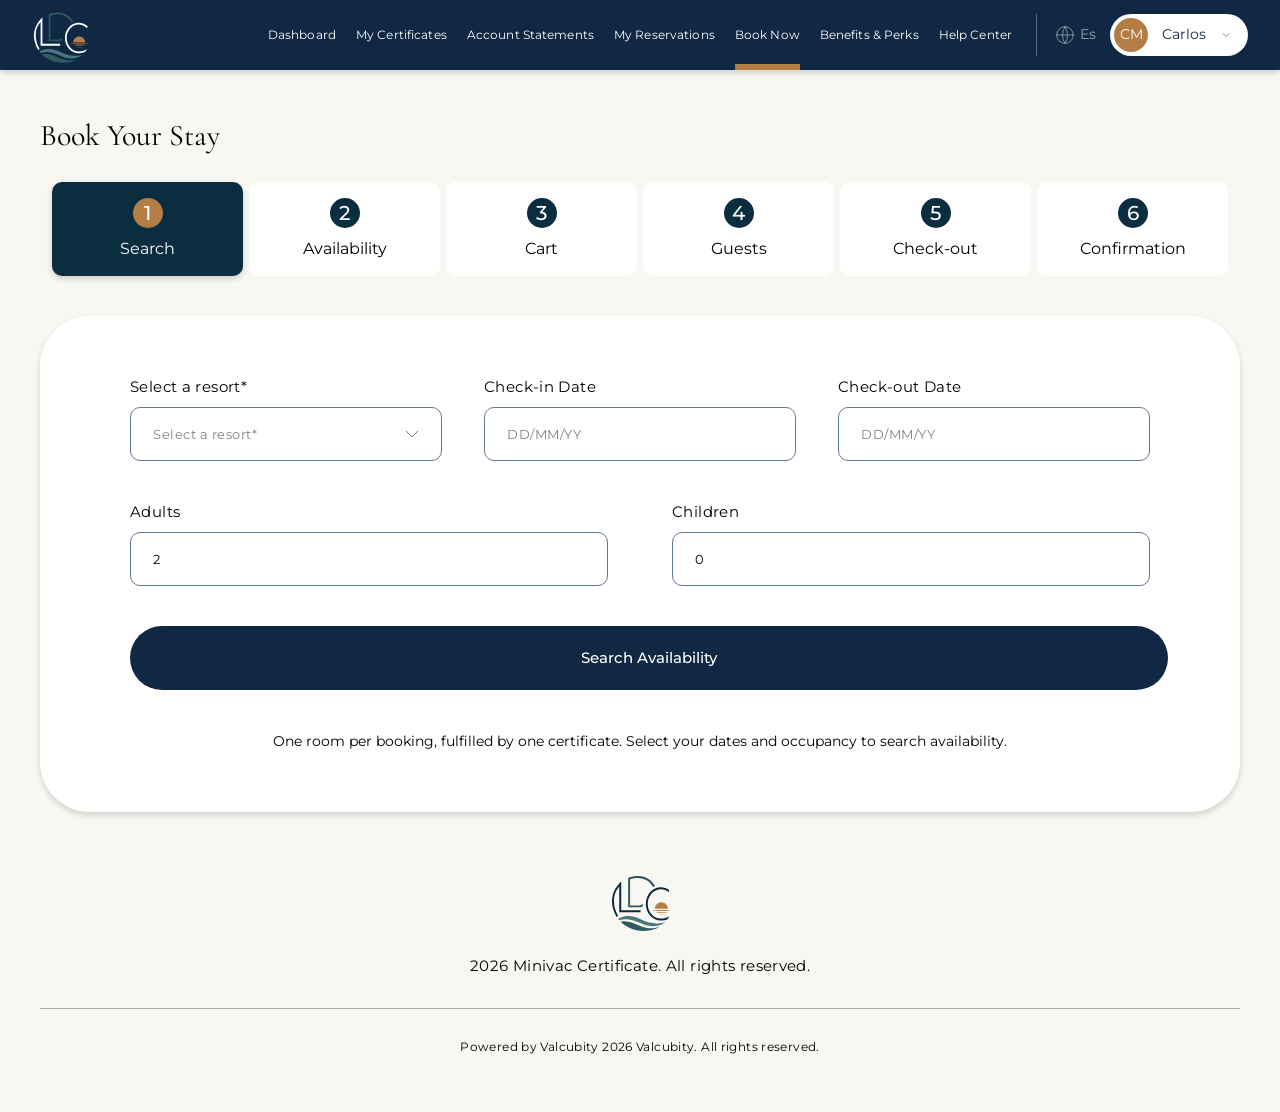
<file: booking-search.html>
<!DOCTYPE html>
<html lang="en">

<head>
  <meta charset="UTF-8">
  <meta name="viewport" content="width=device-width, initial-scale=1">
  <title>Book Now — Search — Loyalty Destination Club</title>
  <link rel="icon" href="assets/mark.svg" type="image/svg+xml">
  <link rel="stylesheet" href="fonts/fonts.css">
  <link rel="stylesheet" href="./style/shared.css">
  <link rel="stylesheet" href="./style/booking.css">
  <script src="./js/script.js" defer></script>
</head>

<body class="">
  <a class="skip-link" href="#main">Skip to content</a>
  <!-- COMPONENT: PortalHeader / PortalNavigation / UserMenu -->
  <header class="portal-header">
    <div class="portal-header__inner">
      <button class="header-menu" type="button" aria-label="Toggle menu" aria-controls="portal-nav"
        aria-expanded="false" data-menu-toggle><svg class="icon" viewBox="0 0 24 24" fill="none" stroke="currentColor"
          stroke-width="1" stroke-linecap="round" stroke-linejoin="round" aria-hidden="true">
          <path d="M3 5h18M3 12h18M3 19h18" />
        </svg></button>
      <a class="portal-brand" href="index.html" data-route="dashboard" aria-label="Loyalty Destination Club"><img
          src="assets/portal-mark.svg" width="72" height="70" alt="Loyalty Destination Club"></a>
      <nav class="portal-nav" id="portal-nav" aria-label="Main navigation">
        <a href="dashboard.html">Dashboard</a>
        <a href="certificates.html">My Certificates</a>
        <a href="account.html">Account Statements</a>
        <a href="reservations.html">My Reservations</a>
        <a href="#" aria-current="page">Book Now</a>
        <a href="#">Benefits &amp; Perks</a>
        <a href="#">Help Center</a>
      </nav>
      <div class="header-tools"><button class="language-control" type="button" data-action="language"><svg class="icon"
            viewBox="0 0 24 24" fill="none" stroke="currentColor" stroke-width="1" stroke-linecap="round"
            stroke-linejoin="round" aria-hidden="true">
            <circle cx="12" cy="12" r="10" />
            <path d="M2 12h20M12 2a18 18 0 0 1 0 20 18 18 0 0 1 0-20" />
          </svg> Es</button>
        <details class="user-menu">
          <summary><span class="avatar">CM</span><span class="user-name">Carlos</span><svg class="icon"
              viewBox="0 0 24 24" fill="none" stroke="currentColor" stroke-width="1" stroke-linecap="round"
              stroke-linejoin="round" aria-hidden="true">
              <path d="m6 9 6 6 6-6" />
            </svg></summary>
          <div class="user-menu__panel">
            <p>Carlos Mendoza</p><button type="button" data-action="logout">Logout</button>
          </div>
        </details>
      </div>
    </div>
  </header>
  <main class="page booking-page booking-search-page" id="main"><!-- COMPONENT: PageHeading -->
    <header class="page-heading">
      <h1>Book Your Stay</h1>
    </header><!-- COMPONENT: BookingStepper -->
    <ol class="booking-stepper" aria-label="Booking steps">
      <li class="is-current" aria-current="step"><span>1</span>Search</li>
      <li><span>2</span>Availability</li>
      <li><span>3</span>Cart</li>
      <li><span>4</span>Guests</li>
      <li><span>5</span>Check-out</li>
      <li><span>6</span>Confirmation</li>
    </ol>
    <section class="panel booking-search-card" aria-label="Search availability"><!-- COMPONENT: BookingFields -->
      <div class="booking-fields ">
        <div class="booking-fields__dates">
          <div class="field"><label for="search-resort">Select a resort*</label><select id="search-resort">
              <option>Select a resort*</option>
              <option>Ava Resort Cancun</option>
              <option>Hard Rock Hotel Los Cabos</option>
            </select></div>
          <div class="field"><label for="search-in">Check-in Date</label><input id="search-in" type="text"
              placeholder="DD/MM/YY"></div>
          <div class="field"><label for="search-out">Check-out Date</label><input id="search-out" type="text"
              placeholder="DD/MM/YY"></div>
        </div>
        <div class="booking-fields__guests">
          <div class="field"><label for="search-adults">Adults</label><input id="search-adults" type="number"
              placeholder="" value="2" min="1"></div>
          <div class="field"><label for="search-children">Children</label><input id="search-children" type="number"
              placeholder="" value="0" min="0"></div>
        </div><button class="button button--search" type="button" data-action="search-availability" onclick="searchAvailibity()">Search
          Availability</button>
      </div>
      <p class="booking-search-hint">One room per booking, fulfilled by one certificate. Select your dates and occupancy
        to search availability.</p>
    </section>
  </main>
  <!-- COMPONENT: PortalFooter -->
  <footer class="portal-footer"><img src="assets/mark.svg" alt="Loyalty Destination Club" width="57" height="55">
    <p>  2026 Minivac Certificate. All rights reserved.</p>
    <div>Powered by Valcubity    2026 Valcubity. All rights reserved.</div>
  </footer>

</body>

</html>
</file>
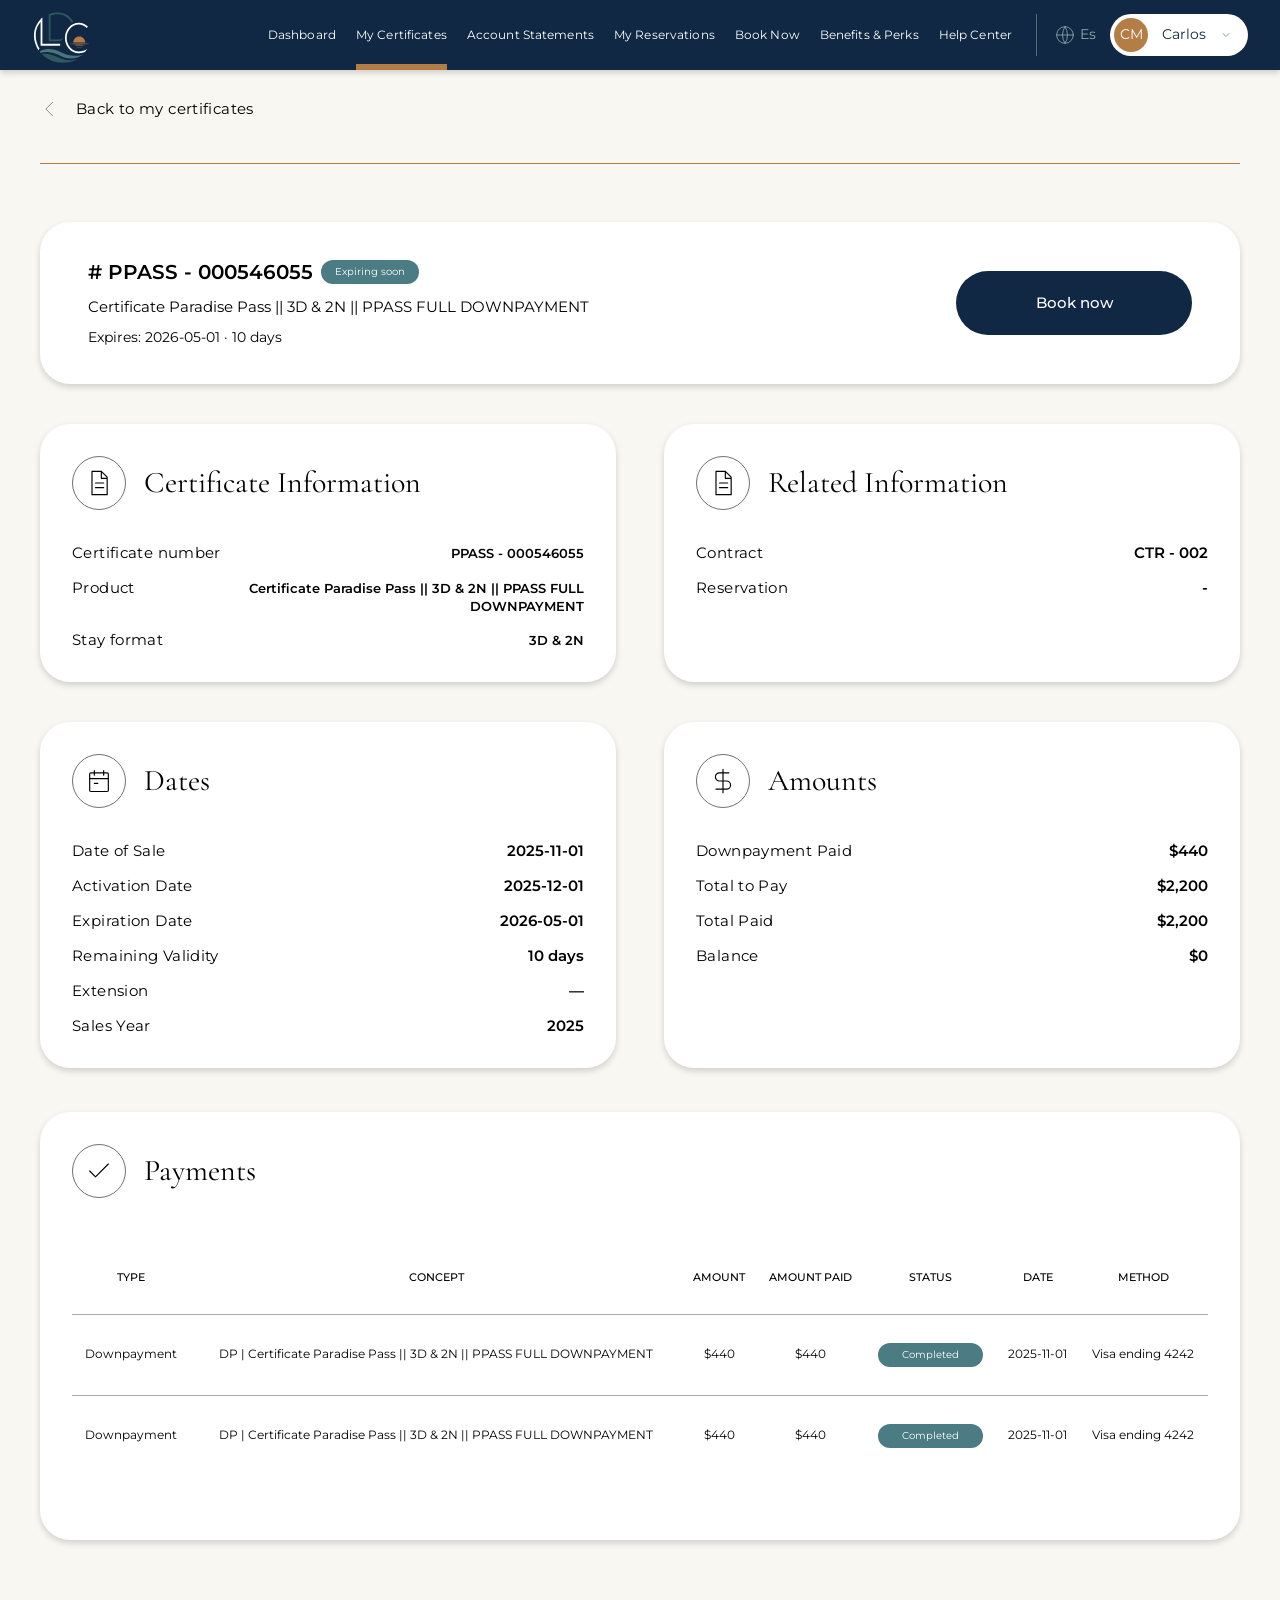
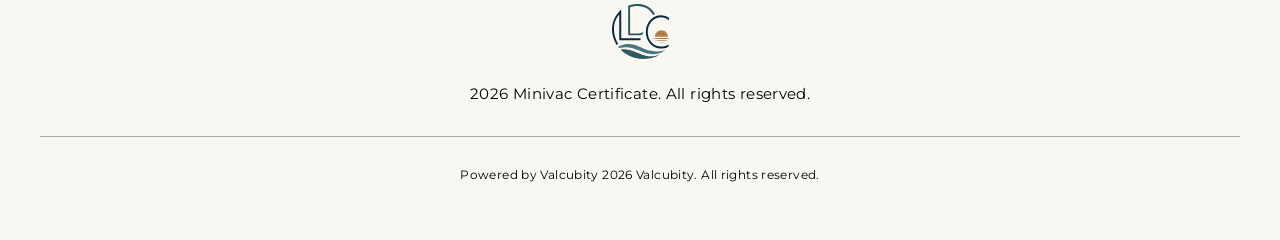
<file: certificate.html>
<!DOCTYPE html>
<html lang="en">

<head>
  <meta charset="UTF-8">
  <meta name="viewport" content="width=device-width, initial-scale=1">
  <title>Certificate — Loyalty Destination Club</title>
  <link rel="icon" href="assets/mark.svg" type="image/svg+xml">
  <link rel="stylesheet" href="fonts/fonts.css">
  <link rel="stylesheet" href="./style/shared.css">
  <link rel="stylesheet" href="./style/certificates.css">
  <script src="./js/script.js" defer></script>
</head>

<body class="">
  <a class="skip-link" href="#main">Skip to content</a>
  <!-- COMPONENT: PortalHeader / PortalNavigation / UserMenu -->
  <header class="portal-header">
    <div class="portal-header__inner">
      <button class="header-menu" type="button" aria-label="Toggle menu" aria-controls="portal-nav"
        aria-expanded="false" data-menu-toggle><svg class="icon" viewBox="0 0 24 24" fill="none" stroke="currentColor"
          stroke-width="1" stroke-linecap="round" stroke-linejoin="round" aria-hidden="true">
          <path d="M3 5h18M3 12h18M3 19h18" />
        </svg></button>
      <a class="portal-brand" href="index.html" data-route="dashboard" aria-label="Loyalty Destination Club"><img
          src="assets/portal-mark.svg" width="72" height="70" alt="Loyalty Destination Club"></a>
      <nav class="portal-nav" id="portal-nav" aria-label="Main navigation">
        <a href="dashboard.html">Dashboard</a>
        <a href="certificates.html" aria-current="page">My Certificates</a>
        <a href="account.html">Account Statements</a>
        <a href="reservations.html">My Reservations</a>
        <a href="booking-search.html">Book Now</a>
        <a href="#">Benefits &amp; Perks</a>
        <a href="#">Help Center</a>
      </nav>
      <div class="header-tools"><button class="language-control" type="button" data-action="language"><svg class="icon"
            viewBox="0 0 24 24" fill="none" stroke="currentColor" stroke-width="1" stroke-linecap="round"
            stroke-linejoin="round" aria-hidden="true">
            <circle cx="12" cy="12" r="10" />
            <path d="M2 12h20M12 2a18 18 0 0 1 0 20 18 18 0 0 1 0-20" />
          </svg> Es</button>
        <details class="user-menu">
          <summary><span class="avatar">CM</span><span class="user-name">Carlos</span><svg class="icon"
              viewBox="0 0 24 24" fill="none" stroke="currentColor" stroke-width="1" stroke-linecap="round"
              stroke-linejoin="round" aria-hidden="true">
              <path d="m6 9 6 6 6-6" />
            </svg></summary>
          <div class="user-menu__panel">
            <p>Carlos Mendoza</p><button type="button" data-action="logout">Logout</button>
          </div>
        </details>
      </div>
    </div>
  </header>
  <main class="page certificate-detail-page" id="main">
    <div class="back-row"><button class="back-link" type="button" data-action="back"><svg class="icon"
          viewBox="0 0 24 24" fill="none" stroke="currentColor" stroke-width="1" stroke-linecap="round"
          stroke-linejoin="round" aria-hidden="true">
          <path d="m15 4-8 8 8 8" />
        </svg>Back to my certificates</button></div>
    <!-- COMPONENT: CertificateDetailHeader -->
    <section class="panel certificate-detail-header">
      <div>
        <div class="certificate-line">
          <h1># PPASS - 000546055</h1><span class="pill pill--teal">Expiring soon</span>
        </div>
        <p>Certificate Paradise Pass || 3D &amp; 2N || PPASS FULL DOWNPAYMENT</p>
        <p class="small">Expires: 2026-05-01 · 10 days</p>
      </div><button class="button " type="button" data-action="book-now">Book now</button>
    </section>
    <div class="two-columns detail-grid">
      <!-- COMPONENT: CertificateInformationPanel -->
      <section class="panel ">
        <header class="panel-heading">
          <div class="panel-heading__title"><span class="icon-ring"><svg class="icon" viewBox="0 0 24 24" fill="none"
                stroke="currentColor" stroke-width="1" stroke-linecap="round" stroke-linejoin="round"
                aria-hidden="true">
                <path d="M6 2h8l5 5v15H6V2Zm8 0v6h5M9 12h7m-7 4h7" />
              </svg></span>
            <h2>Certificate Information</h2>
          </div>
        </header>
        <dl class="detail-fields detail-fields--compact">
          <div>
            <dt>Certificate number</dt>
            <dd>PPASS - 000546055</dd>
          </div>
          <div>
            <dt>Product</dt>
            <dd>Certificate Paradise Pass || 3D &amp; 2N || PPASS FULL DOWNPAYMENT</dd>
          </div>
          <div>
            <dt>Stay format</dt>
            <dd>3D &amp; 2N</dd>
          </div>
        </dl>
      </section>
      <!-- COMPONENT: RelatedInformationPanel -->
      <section class="panel ">
        <header class="panel-heading">
          <div class="panel-heading__title"><span class="icon-ring"><svg class="icon" viewBox="0 0 24 24" fill="none"
                stroke="currentColor" stroke-width="1" stroke-linecap="round" stroke-linejoin="round"
                aria-hidden="true">
                <path d="M6 2h8l5 5v15H6V2Zm8 0v6h5M9 12h7m-7 4h7" />
              </svg></span>
            <h2>Related Information</h2>
          </div>
        </header>
        <dl class="detail-fields ">
          <div>
            <dt>Contract</dt>
            <dd>CTR - 002</dd>
          </div>
          <div>
            <dt>Reservation</dt>
            <dd>-</dd>
          </div>
        </dl>
      </section>
      <!-- COMPONENT: DatesPanel -->
      <section class="panel ">
        <header class="panel-heading">
          <div class="panel-heading__title"><span class="icon-ring"><svg class="icon" viewBox="0 0 24 24" fill="none"
                stroke="currentColor" stroke-width="1" stroke-linecap="round" stroke-linejoin="round"
                aria-hidden="true">
                <rect x="4" y="5" width="16" height="16" rx="1" />
                <path d="M8 3v4m8-4v4M4 10h16M8 14h3" />
              </svg></span>
            <h2>Dates</h2>
          </div>
        </header>
        <dl class="detail-fields ">
          <div>
            <dt>Date of Sale</dt>
            <dd>2025-11-01</dd>
          </div>
          <div>
            <dt>Activation Date</dt>
            <dd>2025-12-01</dd>
          </div>
          <div>
            <dt>Expiration Date</dt>
            <dd>2026-05-01</dd>
          </div>
          <div>
            <dt>Remaining Validity</dt>
            <dd>10 days</dd>
          </div>
          <div>
            <dt>Extension</dt>
            <dd>—</dd>
          </div>
          <div>
            <dt>Sales Year</dt>
            <dd>2025</dd>
          </div>
        </dl>
      </section>
      <!-- COMPONENT: AmountsPanel -->
      <section class="panel ">
        <header class="panel-heading">
          <div class="panel-heading__title"><span class="icon-ring"><svg class="icon" viewBox="0 0 24 24" fill="none"
                stroke="currentColor" stroke-width="1" stroke-linecap="round" stroke-linejoin="round"
                aria-hidden="true">
                <path d="M12 2v20M17 5H9a3.5 3.5 0 0 0 0 7h6a3.5 3.5 0 0 1 0 7H6" />
              </svg></span>
            <h2>Amounts</h2>
          </div>
        </header>
        <dl class="detail-fields ">
          <div>
            <dt>Downpayment Paid</dt>
            <dd>$440</dd>
          </div>
          <div>
            <dt>Total to Pay</dt>
            <dd>$2,200</dd>
          </div>
          <div>
            <dt>Total Paid</dt>
            <dd>$2,200</dd>
          </div>
          <div>
            <dt>Balance</dt>
            <dd>$0</dd>
          </div>
        </dl>
      </section>
    </div>
    <!-- COMPONENT: PaymentsPanel -->
    <section class="panel payments-panel">
      <header class="panel-heading">
        <div class="panel-heading__title"><span class="icon-ring"><svg class="icon" viewBox="0 0 24 24" fill="none"
              stroke="currentColor" stroke-width="1" stroke-linecap="round" stroke-linejoin="round" aria-hidden="true">
              <path d="m4 12 5 5L20 6" />
            </svg></span>
          <h2>Payments</h2>
        </div>
      </header>
      <div class="table-scroll" role="region" tabindex="0"
        aria-label="Type, Concept, Amount, Amount Paid, Status, Date, Method">
        <table class="data-table ">
          <thead>
            <tr>
              <th scope="col">Type</th>
              <th scope="col">Concept</th>
              <th scope="col">Amount</th>
              <th scope="col">Amount Paid</th>
              <th scope="col">Status</th>
              <th scope="col">Date</th>
              <th scope="col">Method</th>
            </tr>
          </thead>
          <tbody>
            <tr>
              <td>Downpayment</td>
              <td>DP | Certificate Paradise Pass || 3D &amp; 2N || PPASS FULL DOWNPAYMENT</td>
              <td>$440</td>
              <td>$440</td>
              <td><span class="pill pill--teal">Completed</span></td>
              <td>2025-11-01</td>
              <td>Visa ending 4242</td>
            </tr>
            <tr>
              <td>Downpayment</td>
              <td>DP | Certificate Paradise Pass || 3D &amp; 2N || PPASS FULL DOWNPAYMENT</td>
              <td>$440</td>
              <td>$440</td>
              <td><span class="pill pill--teal">Completed</span></td>
              <td>2025-11-01</td>
              <td>Visa ending 4242</td>
            </tr>
          </tbody>
        </table>
      </div>
    </section>
  </main>
  <!-- COMPONENT: PortalFooter -->
  <footer class="portal-footer"><img src="assets/mark.svg" alt="Loyalty Destination Club" width="57" height="55">
    <p>  2026 Minivac Certificate. All rights reserved.</p>
    <div>Powered by Valcubity 2026 Valcubity. All rights reserved.</div>
  </footer>

</body>

</html>
</file>
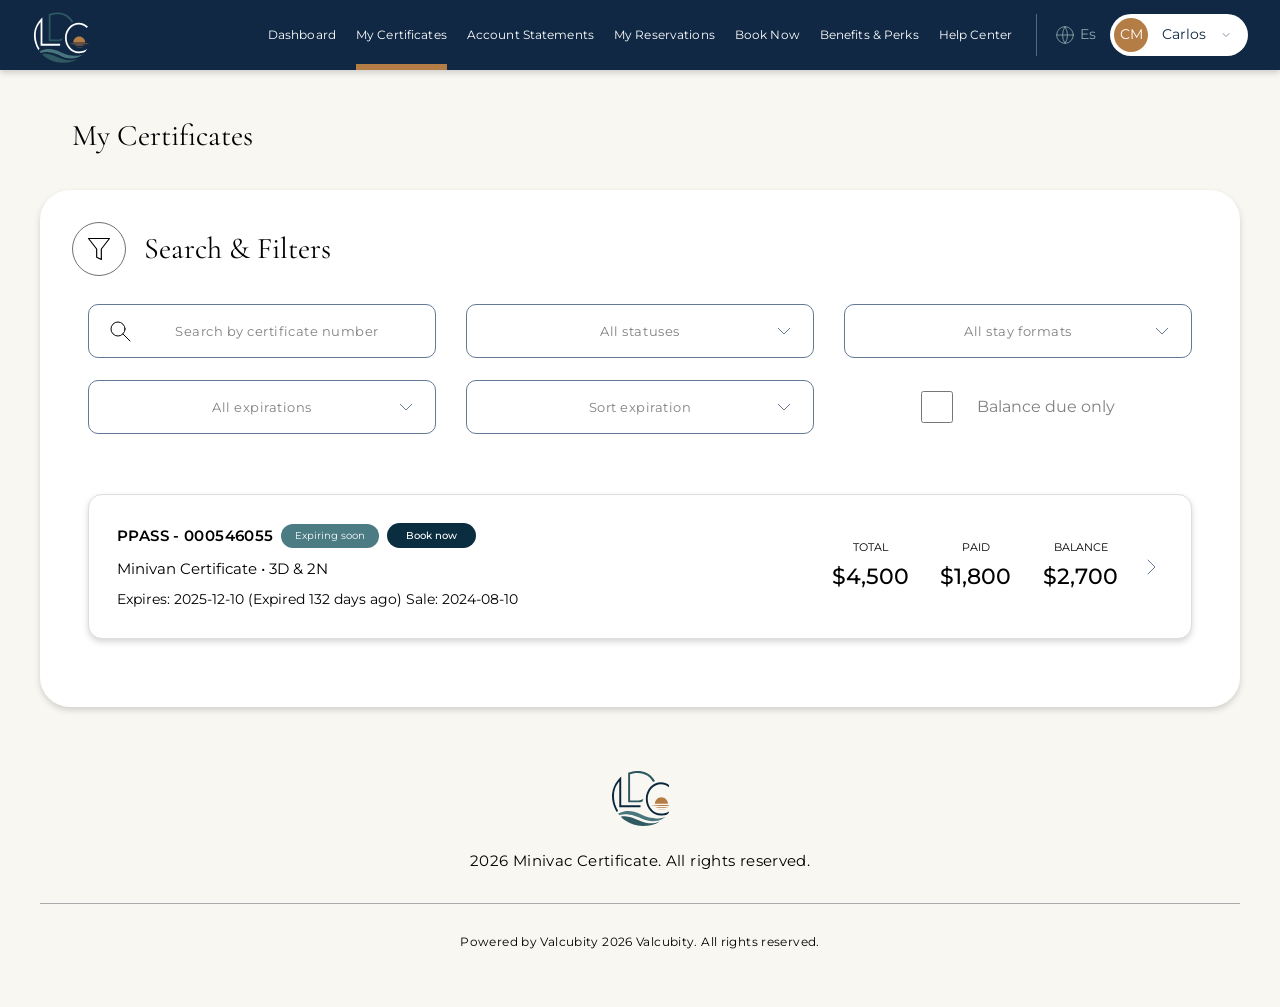
<file: certificates.html>
<!DOCTYPE html>
<html lang="en">

<head>
  <meta charset="UTF-8">
  <meta name="viewport" content="width=device-width, initial-scale=1">
  <title>My Certificates — Loyalty Destination Club</title>
  <link rel="icon" href="assets/mark.svg" type="image/svg+xml">
  <link rel="stylesheet" href="fonts/fonts.css">
  <link rel="stylesheet" href="./style/shared.css">
  <link rel="stylesheet" href="./style/certificates.css">
  <script src="./js/script.js" defer></script>
</head>

<body class="">
  <a class="skip-link" href="#main">Skip to content</a>
  <!-- COMPONENT: PortalHeader / PortalNavigation / UserMenu -->
  <header class="portal-header">
    <div class="portal-header__inner">
      <button class="header-menu" type="button" aria-label="Toggle menu" aria-controls="portal-nav"
        aria-expanded="false" data-menu-toggle><svg class="icon" viewBox="0 0 24 24" fill="none" stroke="currentColor"
          stroke-width="1" stroke-linecap="round" stroke-linejoin="round" aria-hidden="true">
          <path d="M3 5h18M3 12h18M3 19h18" />
        </svg></button>
      <a class="portal-brand" href="index.html"><img
          src="assets/portal-mark.svg" width="72" height="70" alt="Loyalty Destination Club"></a>
      <nav class="portal-nav" id="portal-nav" aria-label="Main navigation">
        <a href="dashboard.html">Dashboard</a>
        <a href="#" aria-current="page">My Certificates</a>
        <a href="account.html">Account Statements</a>
        <a href="reservations.html">My Reservations</a>
        <a href="booking-search.html">Book Now</a>
        <a href="#">Benefits &amp; Perks</a>
        <a href="#">Help Center</a>
      </nav>
      <div class="header-tools"><button class="language-control" type="button" data-action="language"><svg class="icon"
            viewBox="0 0 24 24" fill="none" stroke="currentColor" stroke-width="1" stroke-linecap="round"
            stroke-linejoin="round" aria-hidden="true">
            <circle cx="12" cy="12" r="10" />
            <path d="M2 12h20M12 2a18 18 0 0 1 0 20 18 18 0 0 1 0-20" />
          </svg> Es</button>
        <details class="user-menu">
          <summary><span class="avatar">CM</span><span class="user-name">Carlos</span><svg class="icon"
              viewBox="0 0 24 24" fill="none" stroke="currentColor" stroke-width="1" stroke-linecap="round"
              stroke-linejoin="round" aria-hidden="true">
              <path d="m6 9 6 6 6-6" />
            </svg></summary>
          <div class="user-menu__panel">
            <p>Carlos Mendoza</p><button type="button" data-action="logout">Logout</button>
          </div>
        </details>
      </div>
    </div>
  </header>
  <main class="page certificates-page" id="main">
    <!-- COMPONENT: PageHeading -->
    <header class="page-heading">
      <h1>My Certificates</h1>
    </header>
    <!-- COMPONENT: SearchampFiltersPanel -->
    <section class="panel ">
      <header class="panel-heading">
        <div class="panel-heading__title"><span class="icon-ring"><svg class="icon" viewBox="0 0 24 24" fill="none"
              stroke="currentColor" stroke-width="1" stroke-linecap="round" stroke-linejoin="round" aria-hidden="true">
              <path d="M3 3h18l-7 9v9l-4-2v-7L3 3Z" />
            </svg></span>
          <h2>Search &amp; Filters</h2>
        </div>
      </header><!-- COMPONENT: CertificateFilters -->
      <div class="filter-grid">
        <div class="search-field"><svg class="icon" viewBox="0 0 24 24" fill="none" stroke="currentColor"
            stroke-width="1" stroke-linecap="round" stroke-linejoin="round" aria-hidden="true">
            <circle cx="10" cy="10" r="7" />
            <path d="m15 15 7 7" />
          </svg><label class="sr-only" for="certificate-search">Search by certificate number</label><input
            id="certificate-search" placeholder="Search by certificate number"></div><label class="sr-only"
          for="certificate-status">Status</label><select id="certificate-status">
          <option>All statuses</option>
          <option>Expiring soon</option>
          <option>Balance due</option>
        </select><label class="sr-only" for="certificate-format">Stay format</label><select id="certificate-format">
          <option>All stay formats</option>
          <option>3D &amp; 2N</option>
          <option>5D &amp; 4N</option>
        </select><label class="sr-only" for="certificate-expiration">Expiration</label><select
          id="certificate-expiration">
          <option>All expirations</option>
        </select><label class="sr-only" for="certificate-sort">Sort</label><select id="certificate-sort">
          <option>Sort expiration</option>
        </select><label class="checkbox-field"><input type="checkbox"> Balance due only</label>
      </div>
      <div class="certificate-list">
        <!-- COMPONENT: CertificateRow -->
        <a href="certificate.html">
          <article class="certificate-row">
            <div class="certificate-row__identity">
              <div class="certificate-line"><strong>PPASS - 000546055</strong><span class="pill pill--teal">Expiring
                  soon</span><button class="button button--tiny button--deep" type="button">Book now</button></div>
              <p>Minivan Certificate • 3D &amp; 2N</p>
              <p class="small">Expires: 2025-12-10 (Expired 132 days ago) Sale: 2024-08-10</p>
            </div>
            <dl class="certificate-row__amounts">
              <div>
                <dt>Total</dt>
                <dd>$4,500</dd>
              </div>
              <div>
                <dt>Paid</dt>
                <dd>$1,800</dd>
              </div>
              <div>
                <dt>Balance</dt>
                <dd>$2,700</dd>
              </div>
            </dl><button class="row-arrow" type="button" data-action="view-certificate" aria-label="View certificate"><svg
                class="icon" viewBox="0 0 24 24" fill="none" stroke="currentColor" stroke-width="1" stroke-linecap="round"
                stroke-linejoin="round" aria-hidden="true">
                <path d="m9 5 7 7-7 7" />
              </svg></button>
          </article>
        </a>
      </div>
    </section>
  </main>
  <!-- COMPONENT: PortalFooter -->
  <footer class="portal-footer"><img src="assets/mark.svg" width="57" height="55">
    <p>  2026 Minivac Certificate. All rights reserved.</p>
    <div>Powered by Valcubity 2026 Valcubity. All rights reserved.</div>
  </footer>

</body>

</html>
</file>
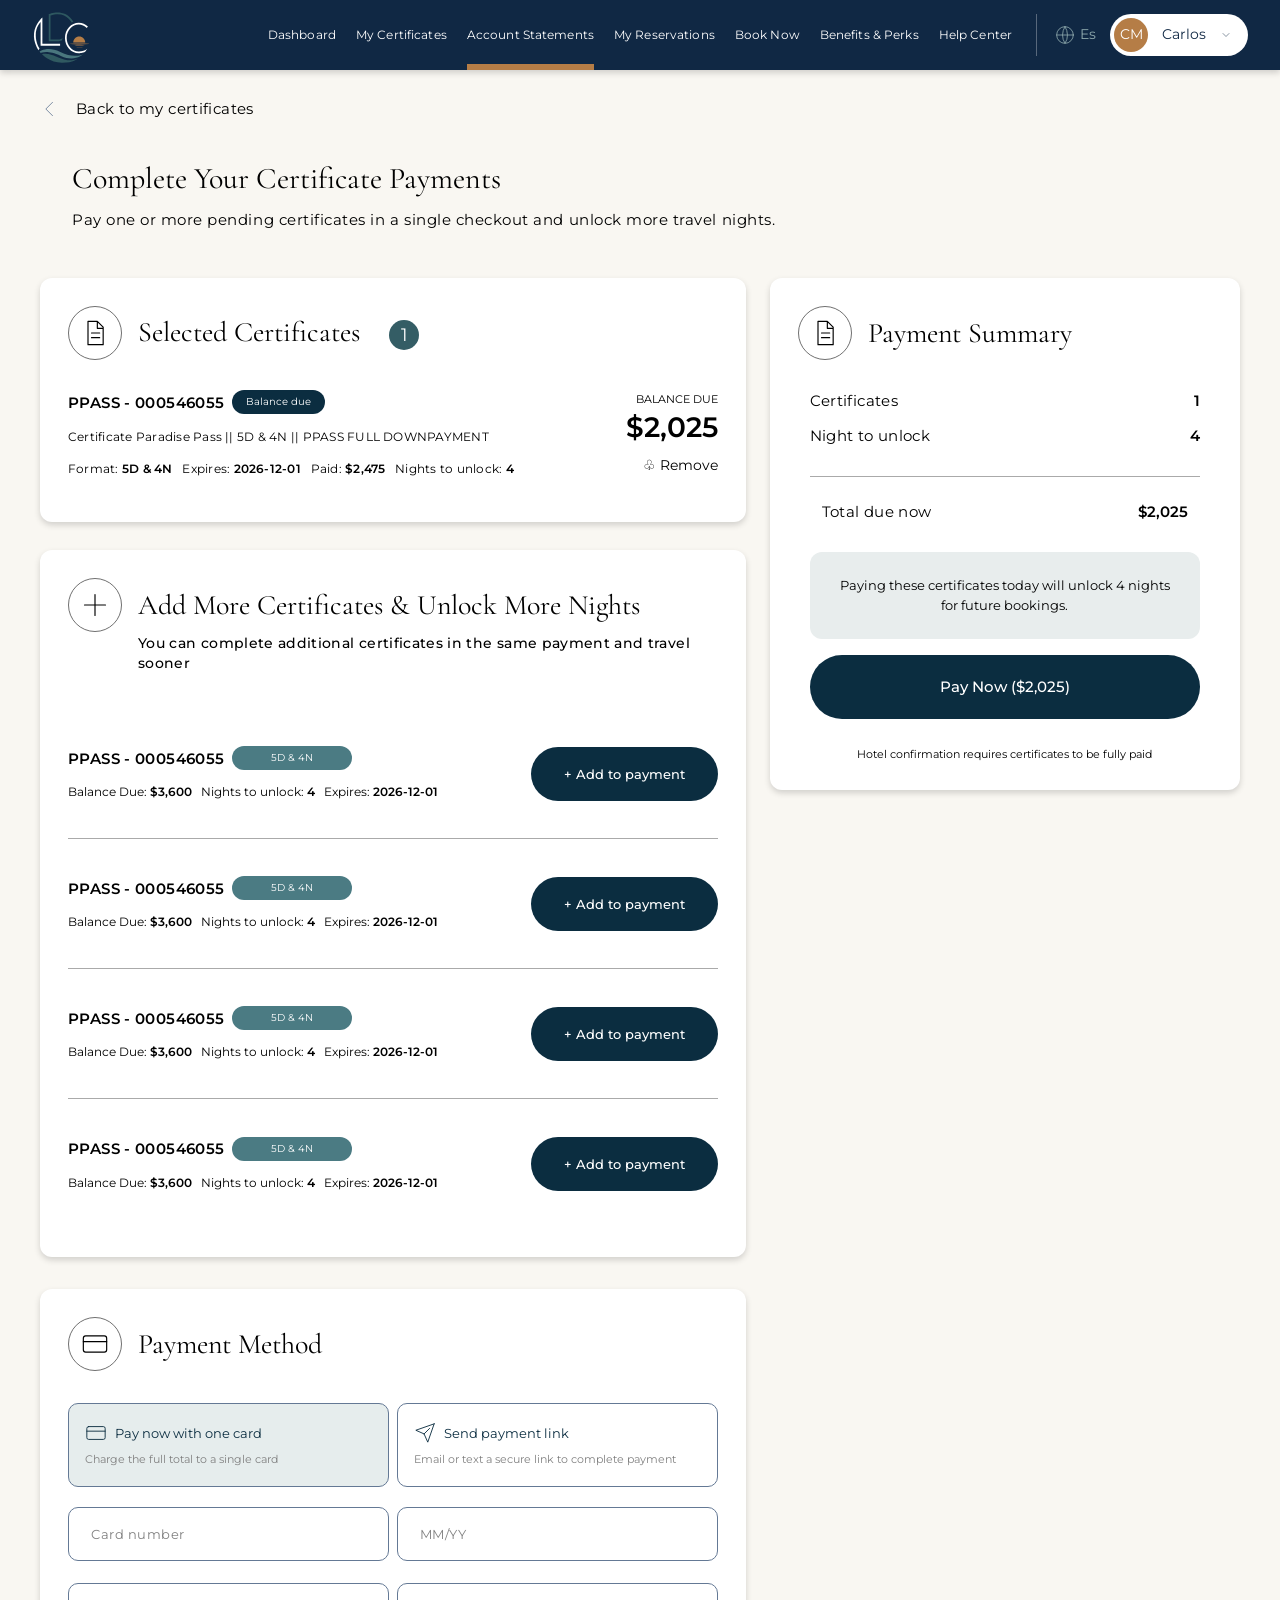
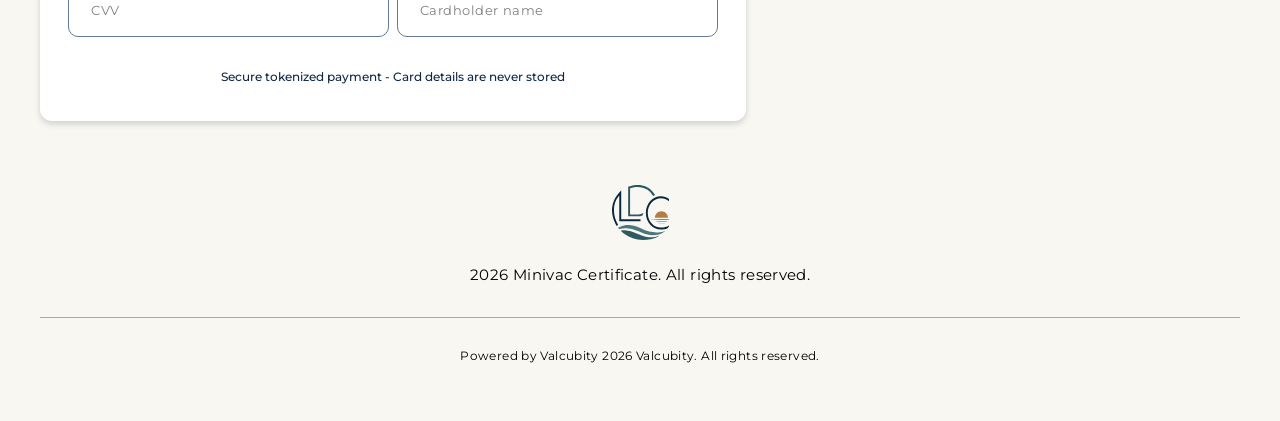
<file: complete-payment.html>
<!DOCTYPE html>
<html lang="en">

<head>
  <meta charset="UTF-8">
  <meta name="viewport" content="width=device-width, initial-scale=1">
  <title>Complete Your Certificate Payments — Loyalty Destination Club</title>
  <link rel="icon" href="assets/mark.svg" type="image/svg+xml">
  <link rel="stylesheet" href="fonts/fonts.css">
  <link rel="stylesheet" href="./style/shared.css">
  <link rel="stylesheet" href="./style/account.css">
  <script src="./js/script.js" defer></script>
</head>

<body class="">
  <a class="skip-link" href="#main">Skip to content</a>
  <!-- COMPONENT: PortalHeader / PortalNavigation / UserMenu -->
  <header class="portal-header">
    <div class="portal-header__inner">
      <button class="header-menu" type="button" aria-label="Toggle menu" aria-controls="portal-nav"
        aria-expanded="false" data-menu-toggle><svg class="icon" viewBox="0 0 24 24" fill="none" stroke="currentColor"
          stroke-width="1" stroke-linecap="round" stroke-linejoin="round" aria-hidden="true">
          <path d="M3 5h18M3 12h18M3 19h18" />
        </svg></button>
      <a class="portal-brand" href="index.html"><img
          src="assets/portal-mark.svg" width="72" height="70" alt="Loyalty Destination Club"></a>
      <nav class="portal-nav" id="portal-nav" aria-label="Main navigation"><a href="#"
          >Dashboard</a><a href="#" data-route="certificates">My Certificates</a><a href="#"
          aria-current="page">Account Statements</a><a href="#" data-route="reservations">My
          Reservations</a><a href="#" data-route="booking">Book Now</a><a href="#" data-route="benefits">Benefits &amp;
          Perks</a><a href="#">Help Center</a></nav>
      <div class="header-tools"><button class="language-control" type="button" data-action="language"><svg class="icon"
            viewBox="0 0 24 24" fill="none" stroke="currentColor" stroke-width="1" stroke-linecap="round"
            stroke-linejoin="round" aria-hidden="true">
            <circle cx="12" cy="12" r="10" />
            <path d="M2 12h20M12 2a18 18 0 0 1 0 20 18 18 0 0 1 0-20" />
          </svg> Es</button>
        <details class="user-menu">
          <summary><span class="avatar">CM</span><span class="user-name">Carlos</span><svg class="icon"
              viewBox="0 0 24 24" fill="none" stroke="currentColor" stroke-width="1" stroke-linecap="round"
              stroke-linejoin="round" aria-hidden="true">
              <path d="m6 9 6 6 6-6" />
            </svg></summary>
          <div class="user-menu__panel">
            <p>Carlos Mendoza</p><button type="button" data-action="logout">Logout</button>
          </div>
        </details>
      </div>
    </div>
  </header>
  <main class="page complete-payment-page" id="main">
    <div class="back-row">
      <a href="account.html" class="back-link" type="button" data-action="back"><svg class="icon"
          viewBox="0 0 24 24" fill="none" stroke="currentColor" stroke-width="1" stroke-linecap="round"
          stroke-linejoin="round" aria-hidden="true">
          <path d="m15 4-8 8 8 8" />
        </svg>Back to my certificates</a>
      </div>
    <!-- COMPONENT: PageHeading -->
    <header class="page-heading">
      <h1>Complete Your Certificate Payments</h1>
      <p>Pay one or more pending certificates in a single checkout and unlock more travel nights.</p>
    </header>
    <div class="payment-layout">
      <div class="payment-layout__main">
        <!-- COMPONENT: SelectedCertificatesspanclasscountbadge1spanPanel -->
        <section class="panel ">
          <header class="panel-heading">
            <div class="panel-heading__title"><span class="icon-ring"><svg class="icon" viewBox="0 0 24 24" fill="none"
                  stroke="currentColor" stroke-width="1" stroke-linecap="round" stroke-linejoin="round"
                  aria-hidden="true">
                  <path d="M6 2h8l5 5v15H6V2Zm8 0v6h5M9 12h7m-7 4h7" />
                </svg></span>
              <h2>Selected Certificates <span class="count-badge">1</span></h2>
            </div>
          </header><!-- COMPONENT: SelectedCertificate -->
          <article class="selected-certificate">
            <div>
              <div class="certificate-line"><strong>PPASS - 000546055</strong><span class="pill pill--deep">Balance
                  due</span></div>
              <p>Certificate Paradise Pass || 5D &amp; 4N || PPASS FULL DOWNPAYMENT</p>
              <p>Format: <strong>5D &amp; 4N</strong> &nbsp; Expires: <strong>2026-12-01</strong> &nbsp; Paid:
                <strong>$2,475</strong> &nbsp; Nights to unlock: <strong>4</strong></p>
            </div>
            <div class="selected-certificate__amount"><span>BALANCE DUE</span><strong>$2,025</strong><button
                class="text-button small" type="button" data-action="remove-certificate">♧ Remove</button></div>
          </article>
        </section>
        <!-- COMPONENT: AddMoreCertificatesampUnlockMoreNightsPanel -->
        <section class="panel ">
          <header class="panel-heading">
            <div class="panel-heading__title"><span class="icon-ring"><svg class="icon" viewBox="0 0 24 24" fill="none"
                  stroke="currentColor" stroke-width="1" stroke-linecap="round" stroke-linejoin="round"
                  aria-hidden="true">
                  <path d="M12 3v18M3 12h18" />
                </svg></span>
              <h2>Add More Certificates &amp; Unlock More Nights</h2>
            </div>
          </header>
          <p class="panel-subtitle">You can complete additional certificates in the same payment and travel sooner</p>
          <div class="additional-certificates"><!-- COMPONENT: AdditionalCertificateRow -->
            <article class="additional-certificate">
              <div>
                <div class="certificate-line"><strong>PPASS - 000546055</strong><span class="pill pill--teal">5D &amp;
                    4N</span></div>
                <p>Balance Due: <strong>$3,600</strong> &nbsp; Nights to unlock: <strong>4</strong> &nbsp; Expires:
                  <strong>2026-12-01</strong></p>
              </div><button class="button button--deep button--compact" type="button" data-action="add-to-payment">+ Add
                to payment</button>
            </article><!-- COMPONENT: AdditionalCertificateRow -->
            <article class="additional-certificate">
              <div>
                <div class="certificate-line"><strong>PPASS - 000546055</strong><span class="pill pill--teal">5D &amp;
                    4N</span></div>
                <p>Balance Due: <strong>$3,600</strong> &nbsp; Nights to unlock: <strong>4</strong> &nbsp; Expires:
                  <strong>2026-12-01</strong></p>
              </div><button class="button button--deep button--compact" type="button" data-action="add-to-payment">+ Add
                to payment</button>
            </article><!-- COMPONENT: AdditionalCertificateRow -->
            <article class="additional-certificate">
              <div>
                <div class="certificate-line"><strong>PPASS - 000546055</strong><span class="pill pill--teal">5D &amp;
                    4N</span></div>
                <p>Balance Due: <strong>$3,600</strong> &nbsp; Nights to unlock: <strong>4</strong> &nbsp; Expires:
                  <strong>2026-12-01</strong></p>
              </div><button class="button button--deep button--compact" type="button" data-action="add-to-payment">+ Add
                to payment</button>
            </article><!-- COMPONENT: AdditionalCertificateRow -->
            <article class="additional-certificate">
              <div>
                <div class="certificate-line"><strong>PPASS - 000546055</strong><span class="pill pill--teal">5D &amp;
                    4N</span></div>
                <p>Balance Due: <strong>$3,600</strong> &nbsp; Nights to unlock: <strong>4</strong> &nbsp; Expires:
                  <strong>2026-12-01</strong></p>
              </div><button class="button button--deep button--compact" type="button" data-action="add-to-payment">+ Add
                to payment</button>
            </article>
          </div>
        </section>
        <!-- COMPONENT: PaymentMethodPanel -->
        <section class="panel payment-method-panel">
          <header class="panel-heading">
            <div class="panel-heading__title"><span class="icon-ring"><svg class="icon" viewBox="0 0 24 24" fill="none"
                  stroke="currentColor" stroke-width="1" stroke-linecap="round" stroke-linejoin="round"
                  aria-hidden="true">
                  <rect x="2" y="5" width="20" height="14" rx="2" />
                  <path d="M2 10h20" />
                </svg></span>
              <h2>Payment Method</h2>
            </div>
          </header><!-- COMPONENT: PaymentMethodSelector -->
          <div class="payment-method-options"><button type="button" class="payment-method-option is-selected"
              data-action="pay-card"><span><svg class="icon" viewBox="0 0 24 24" fill="none" stroke="currentColor"
                  stroke-width="1" stroke-linecap="round" stroke-linejoin="round" aria-hidden="true">
                  <rect x="2" y="5" width="20" height="14" rx="2" />
                  <path d="M2 10h20" />
                </svg> Pay now with one card</span><small>Charge the full total to a single card</small></button><button
              type="button" class="payment-method-option" data-action="send-payment-link"><span><svg class="icon"
                  viewBox="0 0 24 24" fill="none" stroke="currentColor" stroke-width="1" stroke-linecap="round"
                  stroke-linejoin="round" aria-hidden="true">
                  <path d="m22 2-7 20-4-9-9-4L22 2ZM11 13l6-6" />
                </svg> Send payment link</span><small>Email or text a secure link to complete payment</small></button>
          </div>
          <div class="payment-card-fields"><label class="sr-only" for="card-number">Card number</label><input
              id="card-number" placeholder="Card number" inputmode="numeric" autocomplete="off"><label class="sr-only"
              for="card-expiry">Expiry date</label><input id="card-expiry" placeholder="MM/YY" autocomplete="off"><label
              class="sr-only" for="card-cvv">CVV</label><input id="card-cvv" placeholder="CVV" inputmode="numeric"
              autocomplete="off"><label class="sr-only" for="card-holder">Cardholder name</label><input id="card-holder"
              placeholder="Cardholder name" autocomplete="off"></div>
          <p class="payment-security">Secure tokenized payment - Card details are never stored</p>
        </section>
      </div>
      <aside class="payment-summary panel" aria-labelledby="payment-summary-title">
        <header class="panel-heading">
          <div class="panel-heading__title"><span class="icon-ring"><svg class="icon" viewBox="0 0 24 24" fill="none"
                stroke="currentColor" stroke-width="1" stroke-linecap="round" stroke-linejoin="round"
                aria-hidden="true">
                <path d="M6 2h8l5 5v15H6V2Zm8 0v6h5M9 12h7m-7 4h7" />
              </svg></span>
            <h2 id="payment-summary-title">Payment Summary</h2>
          </div>
        </header>
        <dl class="detail-fields ">
          <div>
            <dt>Certificates</dt>
            <dd>1</dd>
          </div>
          <div>
            <dt>Night to unlock</dt>
            <dd>4</dd>
          </div>
        </dl>
        <div class="payment-total">
          <dl class="detail-fields ">
            <div>
              <dt>Total due now</dt>
              <dd>$2,025</dd>
            </div>
          </dl>
        </div>
        <p class="payment-unlock-note">Paying these certificates today will unlock 4 nights<br>for future bookings.</p>
        <button class="button button--deep button--full" type="button" data-action="pay-now">Pay Now ($2,025)</button>
        <p class="payment-summary__note">Hotel confirmation requires certificates to be fully paid</p>
      </aside>
    </div>
  </main>
  <!-- COMPONENT: PortalFooter -->
  <footer class="portal-footer"><img src="assets/mark.svg" width="57" height="55">
    <p>  2026 Minivac Certificate. All rights reserved.</p>
    <div>Powered by Valcubity 2026 Valcubity. All rights reserved.</div>
  </footer>

</body>

</html>
</file>
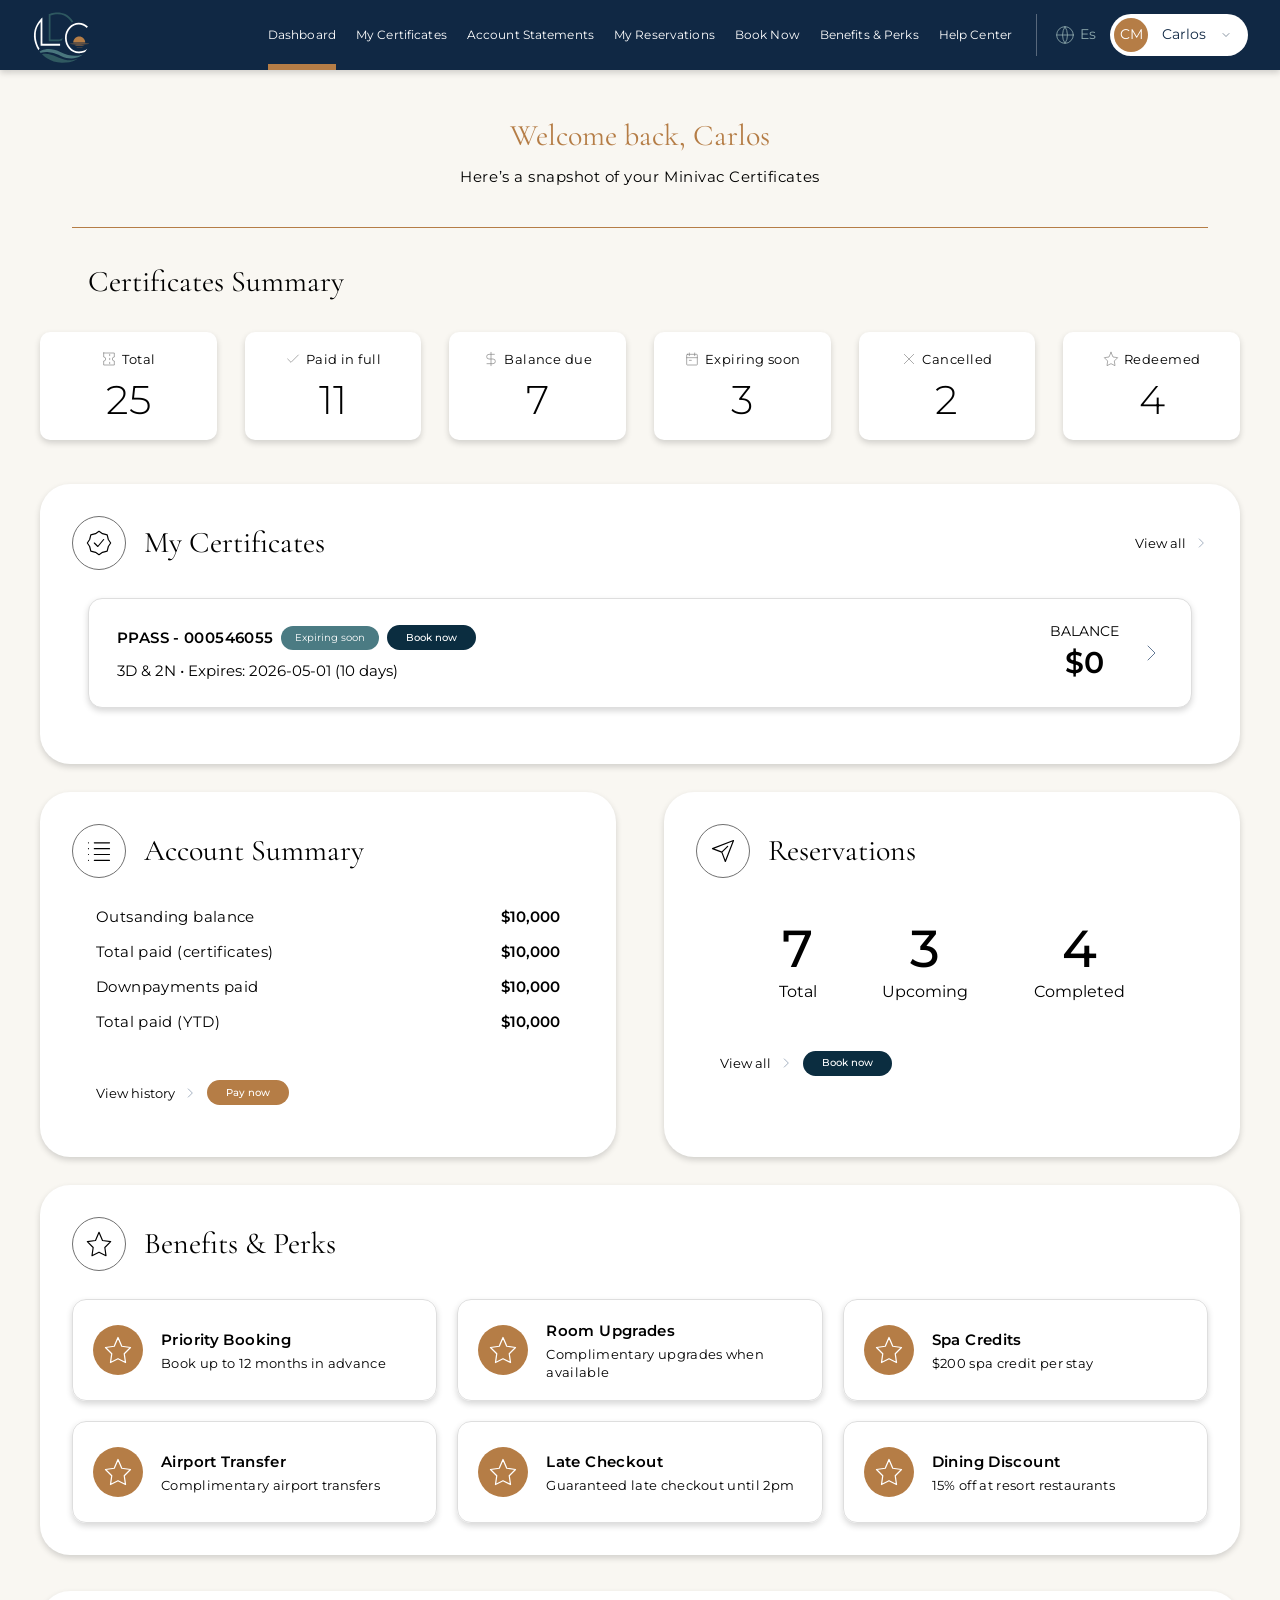
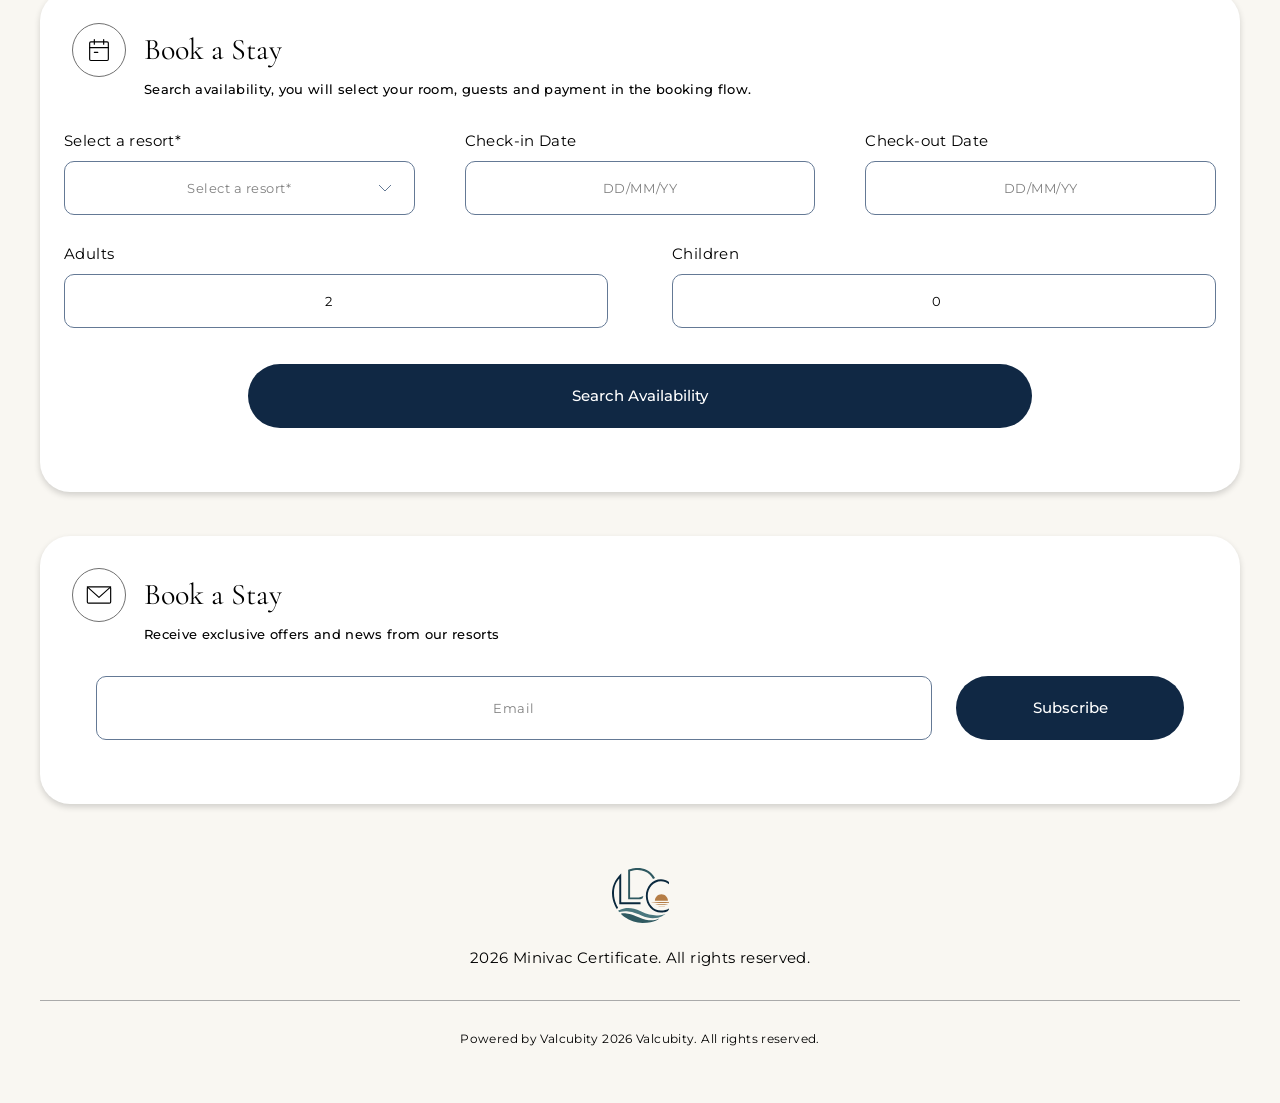
<file: dashboard.html>
<!DOCTYPE html>
<html lang="en">

<head>
  <meta charset="UTF-8">
  <meta name="viewport" content="width=device-width, initial-scale=1">
  <title>Dashboard — Loyalty Destination Club</title>
  <link rel="icon" href="assets/mark.svg" type="image/svg+xml">
  <link rel="stylesheet" href="fonts/fonts.css">
  <link rel="stylesheet" href="./style/shared.css">
  <link rel="stylesheet" href="./style/dashboard.css">
  <script src="./js/script.js" defer></script>
</head>

<body class="">
  <a class="skip-link" href="#main">Skip to content</a>
  <!-- COMPONENT: PortalHeader / PortalNavigation / UserMenu -->
  <header class="portal-header">
    <div class="portal-header__inner">
      <button class="header-menu" type="button" aria-label="Toggle menu" aria-controls="portal-nav"
        aria-expanded="false" data-menu-toggle><svg class="icon" viewBox="0 0 24 24" fill="none" stroke="currentColor"
          stroke-width="1" stroke-linecap="round" stroke-linejoin="round" aria-hidden="true">
          <path d="M3 5h18M3 12h18M3 19h18" />
        </svg></button>
      <a class="portal-brand" href="index.html"><img
          src="assets/portal-mark.svg" width="72" height="70" alt="Loyalty Destination Club"></a>
      <nav class="portal-nav" id="portal-nav" aria-label="Main navigation">
        <a href="#" aria-current="page">Dashboard</a>
        <a href="certificates.html">My Certificates</a>
        <a href="account.html">Account Statements</a>
        <a href="reservations.html">My Reservations</a>
        <a href="booking-search.html">Book Now</a>
        <a href="#">Benefits &amp; Perks</a>
        <a href="#">Help Center</a>
      </nav>
      <div class="header-tools"><button class="language-control" type="button" ><svg class="icon"
            viewBox="0 0 24 24" fill="none" stroke="currentColor" stroke-width="1" stroke-linecap="round"
            stroke-linejoin="round" aria-hidden="true">
            <circle cx="12" cy="12" r="10" />
            <path d="M2 12h20M12 2a18 18 0 0 1 0 20 18 18 0 0 1 0-20" />
          </svg> Es</button>
        <details class="user-menu">
          <summary><span class="avatar">CM</span><span class="user-name">Carlos</span><svg class="icon"
              viewBox="0 0 24 24" fill="none" stroke="currentColor" stroke-width="1" stroke-linecap="round"
              stroke-linejoin="round" aria-hidden="true">
              <path d="m6 9 6 6 6-6" />
            </svg></summary>
          <div class="user-menu__panel">
            <p>Carlos Mendoza</p><button type="button" data-action="logout">Logout</button>
          </div>
        </details>
      </div>
    </div>
  </header>
  <main class="page dashboard-page" id="main">
    <!-- COMPONENT: PageHeading -->
    <header class="page-heading page-heading--center">
      <h1>Welcome back, Carlos</h1>
      <p>Here’s a snapshot of your Minivac Certificates</p>
    </header>
    <section class="summary-section" aria-labelledby="summary-title">
      <h2 id="summary-title" class="section-title">Certificates Summary</h2><!-- COMPONENT: SummaryStats / StatCard -->
      <div class="stats-grid stats-grid--six">
        <article class="stat-card">
          <h2><svg class="icon" viewBox="0 0 24 24" fill="none" stroke="currentColor" stroke-width="1"
              stroke-linecap="round" stroke-linejoin="round" aria-hidden="true">
              <path d="M4 3h16v6a3 3 0 0 0 0 6v6H4v-6a3 3 0 0 0 0-6V3Z" />
              <path d="M13 5v2m0 4v2m0 4v2" />
            </svg>Total</h2>
          <p>25</p>
        </article>
        <article class="stat-card">
          <h2><svg class="icon" viewBox="0 0 24 24" fill="none" stroke="currentColor" stroke-width="1"
              stroke-linecap="round" stroke-linejoin="round" aria-hidden="true">
              <path d="m4 12 5 5L20 6" />
            </svg>Paid in full</h2>
          <p>11</p>
        </article>
        <article class="stat-card">
          <h2><svg class="icon" viewBox="0 0 24 24" fill="none" stroke="currentColor" stroke-width="1"
              stroke-linecap="round" stroke-linejoin="round" aria-hidden="true">
              <path d="M12 2v20M17 5H9a3.5 3.5 0 0 0 0 7h6a3.5 3.5 0 0 1 0 7H6" />
            </svg>Balance due</h2>
          <p>7</p>
        </article>
        <article class="stat-card">
          <h2><svg class="icon" viewBox="0 0 24 24" fill="none" stroke="currentColor" stroke-width="1"
              stroke-linecap="round" stroke-linejoin="round" aria-hidden="true">
              <rect x="4" y="5" width="16" height="16" rx="1" />
              <path d="M8 3v4m8-4v4M4 10h16M8 14h3" />
            </svg>Expiring soon</h2>
          <p>3</p>
        </article>
        <article class="stat-card">
          <h2><svg class="icon" viewBox="0 0 24 24" fill="none" stroke="currentColor" stroke-width="1"
              stroke-linecap="round" stroke-linejoin="round" aria-hidden="true">
              <path d="m5 5 14 14M19 5 5 19" />
            </svg>Cancelled</h2>
          <p>2</p>
        </article>
        <article class="stat-card">
          <h2><svg class="icon" viewBox="0 0 24 24" fill="none" stroke="currentColor" stroke-width="1"
              stroke-linecap="round" stroke-linejoin="round" aria-hidden="true">
              <path d="m12 2 3 7 7 1-5 5 1 7-6-3-6 3 1-7-5-5 7-1 3-7Z" />
            </svg>Redeemed</h2>
          <p>4</p>
        </article>
      </div>
    </section>
    <!-- COMPONENT: MyCertificatesPanel -->
    <section class="panel ">
      <header class="panel-heading">
        <div class="panel-heading__title"><span class="icon-ring"><svg class="icon" viewBox="0 0 24 24" fill="none"
              stroke="currentColor" stroke-width="1" stroke-linecap="round" stroke-linejoin="round" aria-hidden="true">
              <path d="m12 2 3 2 4 1 1 4 2 3-2 3-1 4-4 1-3 2-3-2-4-1-1-4-2-3 2-3 1-4 4-1 3-2Z" />
              <path d="m8 12 3 3 5-6" />
            </svg></span>
          <h2>My Certificates</h2>
        </div><button class="button button--text" type="button" data-action="view-certificates">View all <svg
            class="icon" viewBox="0 0 24 24" fill="none" stroke="currentColor" stroke-width="1" stroke-linecap="round"
            stroke-linejoin="round" aria-hidden="true">
            <path d="m9 5 7 7-7 7" />
          </svg></button>
      </header>
      <div class="certificate-preview">
        <!-- COMPONENT: CertificateRow -->
        <a href="certificate.html">
          <article class="certificate-row">
        
            <div class="certificate-row__identity">
              <div class="certificate-line"><strong>PPASS - 000546055</strong><span class="pill pill--teal">Expiring
                  soon</span><button class="button button--tiny button--deep" type="button">Book now</button></div>
              <p>3D &amp; 2N • Expires: 2026-05-01 (10 days)</p>
            </div>
            <div class="certificate-row__balance"><span>BALANCE</span><strong>$0</strong></div><button class="row-arrow"
              type="button" data-action="view-certificate" aria-label="View certificate"><svg class="icon" viewBox="0 0 24 24"
                fill="none" stroke="currentColor" stroke-width="1" stroke-linecap="round" stroke-linejoin="round"
                aria-hidden="true">
                <path d="m9 5 7 7-7 7" />
              </svg></button>
        
          </article>
        </a>
      </div>
    </section>
    <div class="two-columns dashboard-summaries">
      <!-- COMPONENT: AccountSummaryPanel -->
      <section class="panel ">
        <header class="panel-heading">
          <div class="panel-heading__title"><span class="icon-ring"><svg class="icon" viewBox="0 0 24 24" fill="none"
                stroke="currentColor" stroke-width="1" stroke-linecap="round" stroke-linejoin="round"
                aria-hidden="true">
                <path d="M8 5h13M8 10h13M8 15h13M8 20h13M3 5h.01M3 10h.01M3 15h.01M3 20h.01" />
              </svg></span>
            <h2>Account Summary</h2>
          </div>
        </header>
        <dl class="detail-fields ">
          <div>
            <dt>Outsanding balance</dt>
            <dd>$10,000</dd>
          </div>
          <div>
            <dt>Total paid (certificates)</dt>
            <dd>$10,000</dd>
          </div>
          <div>
            <dt>Downpayments paid</dt>
            <dd>$10,000</dd>
          </div>
          <div>
            <dt>Total paid (YTD)</dt>
            <dd>$10,000</dd>
          </div>
        </dl>
        <div class="panel-actions"><button class="button button--text" type="button" data-action="view-history">View
            history <svg class="icon" viewBox="0 0 24 24" fill="none" stroke="currentColor" stroke-width="1"
              stroke-linecap="round" stroke-linejoin="round" aria-hidden="true">
              <path d="m9 5 7 7-7 7" />
            </svg></button><button class="button button--tiny button--gold" type="button">Pay now</button></div>
      </section>
      <!-- COMPONENT: ReservationsPanel -->
      <section class="panel ">
        <header class="panel-heading">
          <div class="panel-heading__title"><span class="icon-ring"><svg class="icon" viewBox="0 0 24 24" fill="none"
                stroke="currentColor" stroke-width="1" stroke-linecap="round" stroke-linejoin="round"
                aria-hidden="true">
                <path d="m21 3-7 18-3-8-8-3L21 3ZM11 13l5-5" />
              </svg></span>
            <h2>Reservations</h2>
          </div>
        </header>
        <div class="reservation-totals">
          <div><strong>7</strong><span>Total</span></div>
          <div><strong>3</strong><span>Upcoming</span></div>
          <div><strong>4</strong><span>Completed</span></div>
        </div>
        <div class="panel-actions"><button class="button button--text" type="button"
            data-action="view-reservations">View all <svg class="icon" viewBox="0 0 24 24" fill="none"
              stroke="currentColor" stroke-width="1" stroke-linecap="round" stroke-linejoin="round" aria-hidden="true">
              <path d="m9 5 7 7-7 7" />
            </svg></button><button class="button button--tiny button--deep" type="button">Book now</button></div>
      </section>
    </div>
    <!-- COMPONENT: BenefitsampPerksPanel -->
    <section class="panel ">
      <header class="panel-heading">
        <div class="panel-heading__title"><span class="icon-ring"><svg class="icon" viewBox="0 0 24 24" fill="none"
              stroke="currentColor" stroke-width="1" stroke-linecap="round" stroke-linejoin="round" aria-hidden="true">
              <path d="m12 2 3 7 7 1-5 5 1 7-6-3-6 3 1-7-5-5 7-1 3-7Z" />
            </svg></span>
          <h2>Benefits &amp; Perks</h2>
        </div>
      </header><!-- COMPONENT: PerkGrid / PerkCard -->
      <div class="perk-grid">
        <article class="perk-card"><span><svg class="icon" viewBox="0 0 24 24" fill="none" stroke="currentColor"
              stroke-width="1" stroke-linecap="round" stroke-linejoin="round" aria-hidden="true">
              <path d="m12 2 3 7 7 1-5 5 1 7-6-3-6 3 1-7-5-5 7-1 3-7Z" />
            </svg></span>
          <div>
            <h3>Priority Booking</h3>
            <p>Book up to 12 months in advance</p>
          </div>
        </article>
        <article class="perk-card"><span><svg class="icon" viewBox="0 0 24 24" fill="none" stroke="currentColor"
              stroke-width="1" stroke-linecap="round" stroke-linejoin="round" aria-hidden="true">
              <path d="m12 2 3 7 7 1-5 5 1 7-6-3-6 3 1-7-5-5 7-1 3-7Z" />
            </svg></span>
          <div>
            <h3>Room Upgrades</h3>
            <p>Complimentary upgrades when available</p>
          </div>
        </article>
        <article class="perk-card"><span><svg class="icon" viewBox="0 0 24 24" fill="none" stroke="currentColor"
              stroke-width="1" stroke-linecap="round" stroke-linejoin="round" aria-hidden="true">
              <path d="m12 2 3 7 7 1-5 5 1 7-6-3-6 3 1-7-5-5 7-1 3-7Z" />
            </svg></span>
          <div>
            <h3>Spa Credits</h3>
            <p>$200 spa credit per stay</p>
          </div>
        </article>
        <article class="perk-card"><span><svg class="icon" viewBox="0 0 24 24" fill="none" stroke="currentColor"
              stroke-width="1" stroke-linecap="round" stroke-linejoin="round" aria-hidden="true">
              <path d="m12 2 3 7 7 1-5 5 1 7-6-3-6 3 1-7-5-5 7-1 3-7Z" />
            </svg></span>
          <div>
            <h3>Airport Transfer</h3>
            <p>Complimentary airport transfers</p>
          </div>
        </article>
        <article class="perk-card"><span><svg class="icon" viewBox="0 0 24 24" fill="none" stroke="currentColor"
              stroke-width="1" stroke-linecap="round" stroke-linejoin="round" aria-hidden="true">
              <path d="m12 2 3 7 7 1-5 5 1 7-6-3-6 3 1-7-5-5 7-1 3-7Z" />
            </svg></span>
          <div>
            <h3>Late Checkout</h3>
            <p>Guaranteed late checkout until 2pm</p>
          </div>
        </article>
        <article class="perk-card"><span><svg class="icon" viewBox="0 0 24 24" fill="none" stroke="currentColor"
              stroke-width="1" stroke-linecap="round" stroke-linejoin="round" aria-hidden="true">
              <path d="m12 2 3 7 7 1-5 5 1 7-6-3-6 3 1-7-5-5 7-1 3-7Z" />
            </svg></span>
          <div>
            <h3>Dining Discount</h3>
            <p>15% off at resort restaurants</p>
          </div>
        </article>
      </div>
    </section>
    <!-- COMPONENT: BookaStayPanel -->
    <section class="panel dashboard-booking">
      <header class="panel-heading">
        <div class="panel-heading__title"><span class="icon-ring"><svg class="icon" viewBox="0 0 24 24" fill="none"
              stroke="currentColor" stroke-width="1" stroke-linecap="round" stroke-linejoin="round" aria-hidden="true">
              <rect x="4" y="5" width="16" height="16" rx="1" />
              <path d="M8 3v4m8-4v4M4 10h16M8 14h3" />
            </svg></span>
          <h2>Book a Stay</h2>
        </div>
      </header>
      <p class="panel-subtitle">Search availability, you will select your room, guests and payment in the booking flow.
      </p><!-- COMPONENT: BookingFields -->
      <div class="booking-fields booking-fields--center">
        <div class="booking-fields__dates">
          <div class="field"><label for="dashboard-resort">Select a resort*</label><select id="dashboard-resort">
              <option>Select a resort*</option>
              <option>Ava Resort Cancun</option>
              <option>Hard Rock Hotel Los Cabos</option>
            </select></div>
          <div class="field"><label for="dashboard-in">Check-in Date</label><input id="dashboard-in" type="text"
              placeholder="DD/MM/YY"></div>
          <div class="field"><label for="dashboard-out">Check-out Date</label><input id="dashboard-out" type="text"
              placeholder="DD/MM/YY"></div>
        </div>
        <div class="booking-fields__guests">
          <div class="field"><label for="dashboard-adults">Adults</label><input id="dashboard-adults" type="number"
              placeholder="" value="2" min="1"></div>
          <div class="field"><label for="dashboard-children">Children</label><input id="dashboard-children"
              type="number" placeholder="" value="0" min="0"></div>
        </div><button class="button button--search" type="button" data-action="search-availability">Search
          Availability</button>
      </div>
    </section>
    <!-- COMPONENT: BookaStayPanel -->
    <section class="panel newsletter">
      <header class="panel-heading">
        <div class="panel-heading__title"><span class="icon-ring"><svg class="icon" viewBox="0 0 24 24" fill="none"
              stroke="currentColor" stroke-width="1" stroke-linecap="round" stroke-linejoin="round" aria-hidden="true">
              <rect x="2" y="5" width="20" height="14" rx="1" />
              <path d="m2 5 10 9L22 5" />
            </svg></span>
          <h2>Book a Stay</h2>
        </div>
      </header>
      <p class="panel-subtitle">Receive exclusive offers and news from our resorts</p>
      <div class="newsletter-fields"><label class="sr-only" for="newsletter-email">Email</label><input
          id="newsletter-email" type="email" placeholder="Email"><button class="button " type="button"
          data-action="subscribe">Subscribe</button></div>
    </section>
  </main>
  <!-- COMPONENT: PortalFooter -->
  <footer class="portal-footer"><img src="assets/mark.svg" alt="Loyalty Destination Club" width="57" height="55">
    <p>  2026 Minivac Certificate. All rights reserved.</p>
    <div>Powered by Valcubity 2026 Valcubity. All rights reserved.</div>
  </footer>

</body>

</html>
</file>
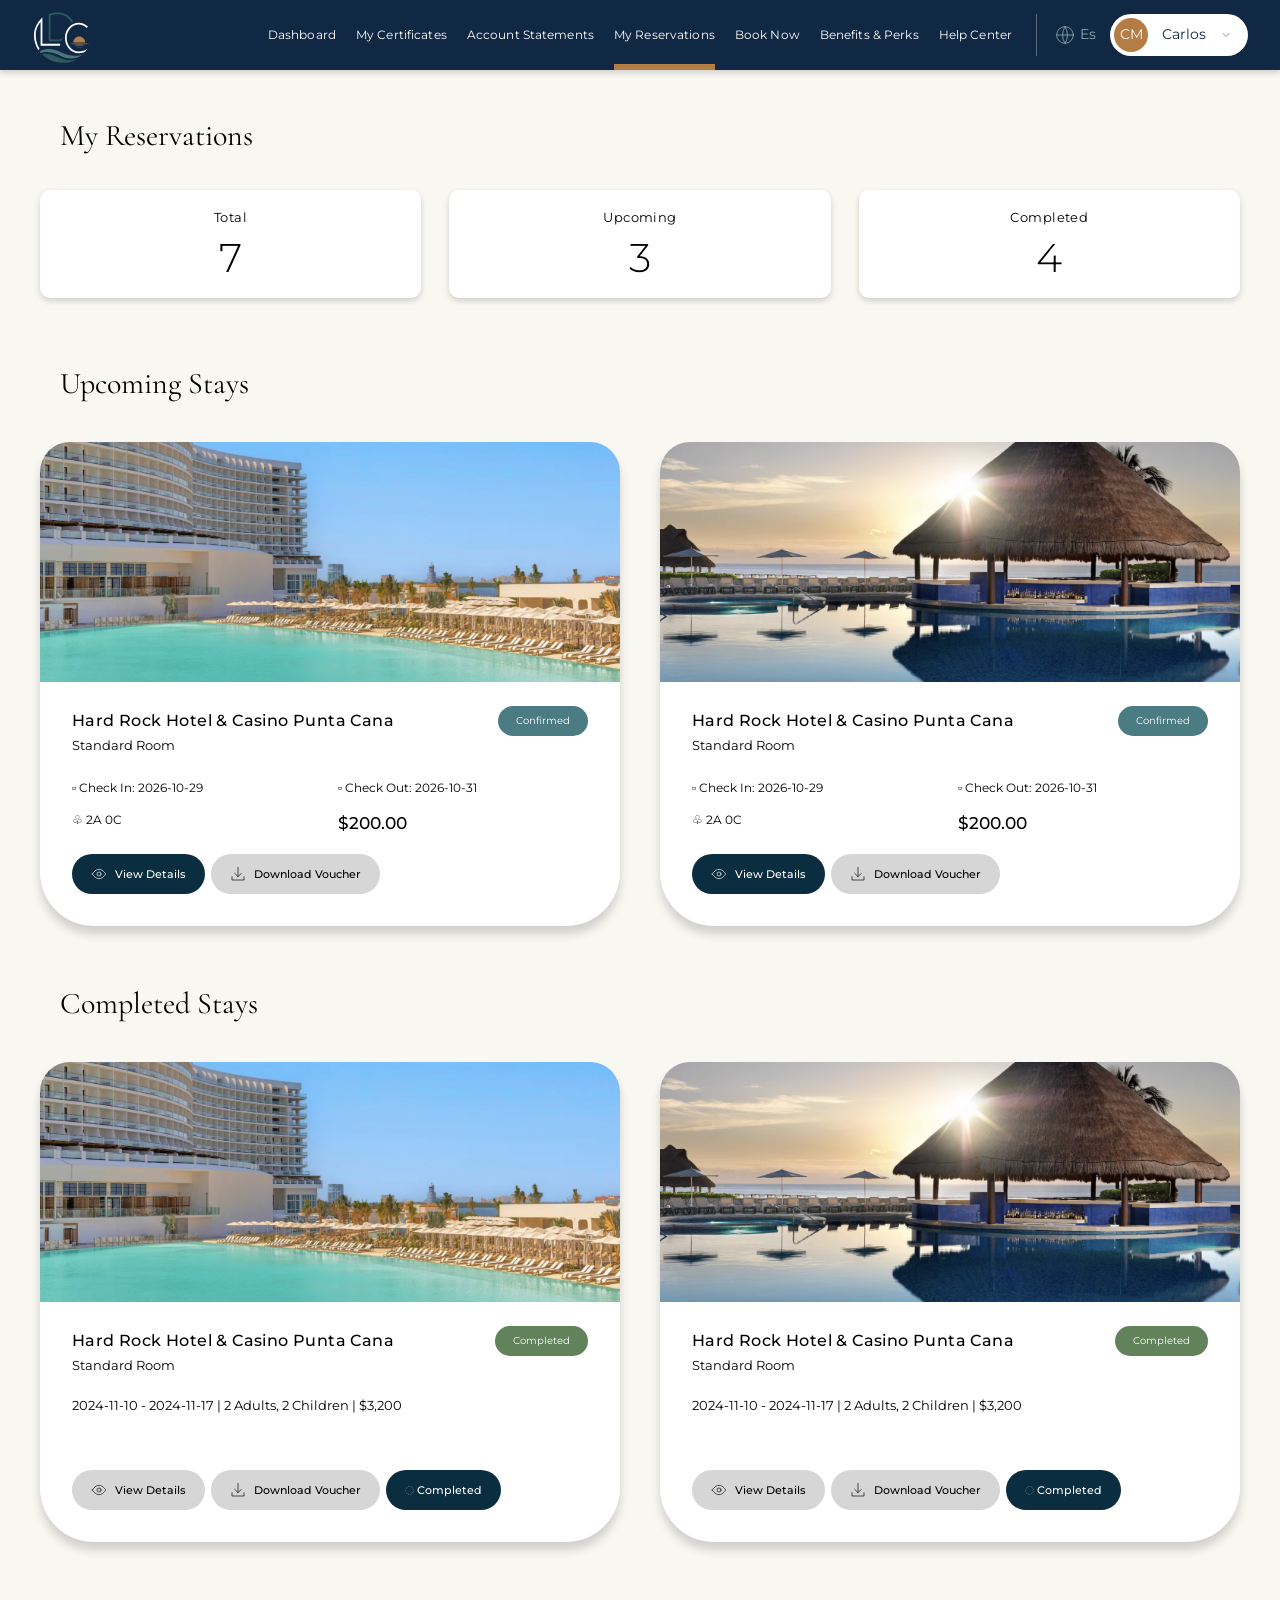
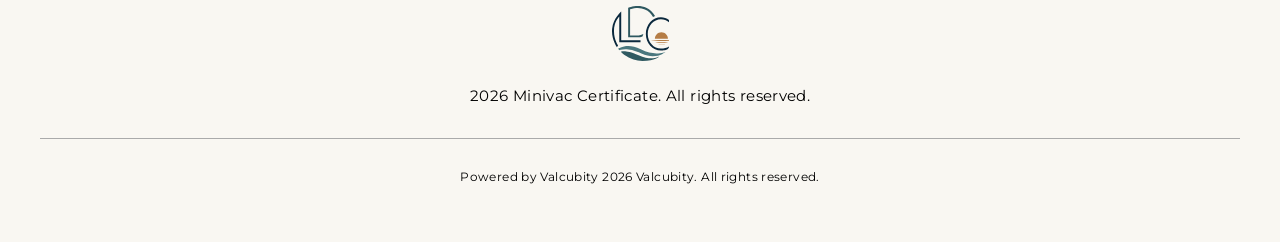
<file: reservations.html>
<!DOCTYPE html>
<html lang="en">

<head>
  <meta charset="UTF-8">
  <meta name="viewport" content="width=device-width, initial-scale=1">
  <title>My Reservations — Loyalty Destination Club</title>
  <link rel="icon" href="assets/mark.svg" type="image/svg+xml">
  <link rel="stylesheet" href="fonts/fonts.css">
  <link rel="stylesheet" href="./style/shared.css">
  <link rel="stylesheet" href="./style/reservations.css">
  <script src="./js/script.js" defer></script>
</head>

<body class="">
  <a class="skip-link" href="#main">Skip to content</a>
  <!-- COMPONENT: PortalHeader / PortalNavigation / UserMenu -->
  <header class="portal-header">
    <div class="portal-header__inner">
      <button class="header-menu" type="button" aria-label="Toggle menu" aria-controls="portal-nav"
        aria-expanded="false" data-menu-toggle><svg class="icon" viewBox="0 0 24 24" fill="none" stroke="currentColor"
          stroke-width="1" stroke-linecap="round" stroke-linejoin="round" aria-hidden="true">
          <path d="M3 5h18M3 12h18M3 19h18" />
        </svg></button>
      <a class="portal-brand" href="index.html" data-route="dashboard" aria-label="Loyalty Destination Club"><img
          src="assets/portal-mark.svg" width="72" height="70" alt="Loyalty Destination Club"></a>
      <nav class="portal-nav" id="portal-nav" aria-label="Main navigation">
        <a href="dashboard.html">Dashboard</a>
        <a href="certificates.html">My Certificates</a>
        <a href="account.html" >Account Statements</a>
        <a href="#" aria-current="page">My Reservations</a>
        <a href="booking-search.html">Book Now</a>
        <a href="#">Benefits &amp; Perks</a>
        <a href="#">Help Center</a>
      </nav>
      <div class="header-tools"><button class="language-control" type="button" data-action="language"><svg class="icon"
            viewBox="0 0 24 24" fill="none" stroke="currentColor" stroke-width="1" stroke-linecap="round"
            stroke-linejoin="round" aria-hidden="true">
            <circle cx="12" cy="12" r="10" />
            <path d="M2 12h20M12 2a18 18 0 0 1 0 20 18 18 0 0 1 0-20" />
          </svg> Es</button>
        <details class="user-menu">
          <summary><span class="avatar">CM</span><span class="user-name">Carlos</span><svg class="icon"
              viewBox="0 0 24 24" fill="none" stroke="currentColor" stroke-width="1" stroke-linecap="round"
              stroke-linejoin="round" aria-hidden="true">
              <path d="m6 9 6 6 6-6" />
            </svg></summary>
          <div class="user-menu__panel">
            <p>Carlos Mendoza</p><button type="button" data-action="logout">Logout</button>
          </div>
        </details>
      </div>
    </div>
  </header>
  <main class="page reservations-page" id="main"><!-- COMPONENT: PageHeading -->
    <header class="page-heading">
      <h1>My Reservations</h1>
    </header><!-- COMPONENT: SummaryStats / StatCard -->
    <div class="stats-grid stats-grid--three">
      <article class="stat-card">
        <h2>Total</h2>
        <p>7</p>
      </article>
      <article class="stat-card">
        <h2>Upcoming</h2>
        <p>3</p>
      </article>
      <article class="stat-card">
        <h2>Completed</h2>
        <p>4</p>
      </article>
    </div>
    <section class="stays-section">
      <h2 class="section-title">Upcoming Stays</h2>
      <div class="reservation-grid"><!-- COMPONENT: ReservationCard -->
        <article class="reservation-card"><img class="reservation-card__image" src="assets/ava.webp" alt="Resort view"
            width="764" height="280">
          <div class="reservation-card__body">
            <div class="reservation-card__heading">
              <h3>Hard Rock Hotel &amp; Casino Punta Cana</h3><span class="pill pill--teal">Confirmed</span>
            </div>
            <p class="small">Standard Room</p>
            <div class="reservation-card__dates"><span>▫ Check In: 2026-10-29</span><span>▫ Check Out:
                2026-10-31</span><span>♧ 2A 0C</span><strong>$200.00</strong></div>
            <div class="reservation-card__actions">
              <button class="button button--tiny button--deep" type="button" onclick="abrirModalReserva()">
                <svg class="icon" viewBox="0 0 24 24" fill="none" stroke="currentColor"
                  stroke-width="1" stroke-linecap="round" stroke-linejoin="round" aria-hidden="true">
                  <path d="M2 12s4-7 10-7 10 7 10 7-4 7-10 7S2 12 2 12Z" />
                  <circle cx="12" cy="12" r="3" />
                </svg> View Details</button>
                <button class="button button--tiny button--gray" type="button"
                data-action="download-voucher"><svg class="icon" viewBox="0 0 24 24" fill="none" stroke="currentColor"
                  stroke-width="1" stroke-linecap="round" stroke-linejoin="round" aria-hidden="true">
                  <path d="M12 2v14m-5-5 5 5 5-5M3 16v5h18v-5" />
                </svg> Download Voucher</button></div>
          </div>
        </article><!-- COMPONENT: ReservationCard -->
        <article class="reservation-card"><img class="reservation-card__image" src="assets/riviera.webp"
            alt="Resort view" width="764" height="280">
          <div class="reservation-card__body">
            <div class="reservation-card__heading">
              <h3>Hard Rock Hotel &amp; Casino Punta Cana</h3><span class="pill pill--teal">Confirmed</span>
            </div>
            <p class="small">Standard Room</p>
            <div class="reservation-card__dates"><span>▫ Check In: 2026-10-29</span><span>▫ Check Out:
                2026-10-31</span><span>♧ 2A 0C</span><strong>$200.00</strong></div>
            <div class="reservation-card__actions"><button class="button button--tiny button--deep" type="button"
                data-action="view-reservation"><svg class="icon" viewBox="0 0 24 24" fill="none" stroke="currentColor"
                  stroke-width="1" stroke-linecap="round" stroke-linejoin="round" aria-hidden="true">
                  <path d="M2 12s4-7 10-7 10 7 10 7-4 7-10 7S2 12 2 12Z" />
                  <circle cx="12" cy="12" r="3" />
                </svg> View Details</button><button class="button button--tiny button--gray" type="button"
                data-action="download-voucher"><svg class="icon" viewBox="0 0 24 24" fill="none" stroke="currentColor"
                  stroke-width="1" stroke-linecap="round" stroke-linejoin="round" aria-hidden="true">
                  <path d="M12 2v14m-5-5 5 5 5-5M3 16v5h18v-5" />
                </svg> Download Voucher</button></div>
          </div>
        </article>
      </div>
    </section>
    <section class="stays-section">
      <h2 class="section-title">Completed Stays</h2>
      <div class="reservation-grid"><!-- COMPONENT: ReservationCard -->
        <article class="reservation-card"><img class="reservation-card__image" src="assets/ava.webp" alt="Resort view"
            width="764" height="280">
          <div class="reservation-card__body">
            <div class="reservation-card__heading">
              <h3>Hard Rock Hotel &amp; Casino Punta Cana</h3><span class="pill pill--green">Completed</span>
            </div>
            <p class="small">Standard Room</p>
            <p class="reservation-card__completed">2024-11-10 - 2024-11-17 | 2 Adults, 2 Children | $3,200</p>
            <div class="reservation-card__actions"><button class="button button--tiny button--gray" type="button"
                data-action="view-reservation"><svg class="icon" viewBox="0 0 24 24" fill="none" stroke="currentColor"
                  stroke-width="1" stroke-linecap="round" stroke-linejoin="round" aria-hidden="true">
                  <path d="M2 12s4-7 10-7 10 7 10 7-4 7-10 7S2 12 2 12Z" />
                  <circle cx="12" cy="12" r="3" />
                </svg> View Details</button><button class="button button--tiny button--gray" type="button"
                data-action="download-voucher"><svg class="icon" viewBox="0 0 24 24" fill="none" stroke="currentColor"
                  stroke-width="1" stroke-linecap="round" stroke-linejoin="round" aria-hidden="true">
                  <path d="M12 2v14m-5-5 5 5 5-5M3 16v5h18v-5" />
                </svg> Download Voucher</button><button class="button button--tiny button--deep" type="button">◌
                Completed</button></div>
          </div>
        </article><!-- COMPONENT: ReservationCard -->
        <article class="reservation-card"><img class="reservation-card__image" src="assets/riviera.webp"
            alt="Resort view" width="764" height="280">
          <div class="reservation-card__body">
            <div class="reservation-card__heading">
              <h3>Hard Rock Hotel &amp; Casino Punta Cana</h3><span class="pill pill--green">Completed</span>
            </div>
            <p class="small">Standard Room</p>
            <p class="reservation-card__completed">2024-11-10 - 2024-11-17 | 2 Adults, 2 Children | $3,200</p>
            <div class="reservation-card__actions"><button class="button button--tiny button--gray" type="button"
                data-action="view-reservation"><svg class="icon" viewBox="0 0 24 24" fill="none" stroke="currentColor"
                  stroke-width="1" stroke-linecap="round" stroke-linejoin="round" aria-hidden="true">
                  <path d="M2 12s4-7 10-7 10 7 10 7-4 7-10 7S2 12 2 12Z" />
                  <circle cx="12" cy="12" r="3" />
                </svg> View Details</button><button class="button button--tiny button--gray" type="button"
                data-action="download-voucher"><svg class="icon" viewBox="0 0 24 24" fill="none" stroke="currentColor"
                  stroke-width="1" stroke-linecap="round" stroke-linejoin="round" aria-hidden="true">
                  <path d="M12 2v14m-5-5 5 5 5-5M3 16v5h18v-5" />
                </svg> Download Voucher</button><button class="button button--tiny button--deep" type="button">◌
                Completed</button></div>
          </div>
        </article>
      </div>
    </section>
  </main>
  <!-- COMPONENT: PortalFooter -->
  <footer class="portal-footer"><img src="assets/mark.svg" alt="Loyalty Destination Club" width="57" height="55">
    <p>  2026 Minivac Certificate. All rights reserved.</p>
    <div>Powered by Valcubity 2026 Valcubity. All rights reserved.</div>
  </footer>
<div class="reservation-modal-backdrop" data-modal-backdrop hidden>
  <section class="reservation-modal" role="dialog" aria-modal="true" aria-labelledby="reservation-dialog-title"
    data-reservation-modal>
    <div class="reservation-modal__hero"><img src="assets/riviera.webp" alt="Resort view" width="764"
        height="280"><button class="modal-close" type="button" onclick="cerrarModalReserva()" aria-label="Close reservation details"><svg class="icon" viewBox="0 0 24 24" fill="none" stroke="currentColor"
          stroke-width="1" stroke-linecap="round" stroke-linejoin="round" aria-hidden="true">
          <path d="m5 5 14 14M19 5 5 19" />
        </svg></button></div>
    <div class="reservation-modal__body">
      <header>
        <h2 id="reservation-dialog-title">Hard Rock Hotel &amp; Casino Punta Cana</h2>
        <p>Standard Room</p>
      </header>
      <dl class="detail-fields ">
        <div>
          <dt>Reservation Locator</dt>
          <dd>LVC-2025-A4x7k</dd>
        </div>
        <div>
          <dt>Status</dt>
          <dd>Confirmed</dd>
        </div>
        <div>
          <dt>Check In</dt>
          <dd>2025-04-15</dd>
        </div>
        <div>
          <dt>Check Out</dt>
          <dd>2025-04-22</dd>
        </div>
        <div>
          <dt>Guests</dt>
          <dd>2 adults, 1 child</dd>
        </div>
        <div>
          <dt>Benefits Used</dt>
          <dd>Diamond Week + 200 Credits</dd>
        </div>
      </dl>
      <div class="reservation-addons">
        <p>Add-ons:</p>
        <div><span class="pill pill--light">Airport Transfer</span><span class="pill pill--light">Spa Package</span>
        </div>
      </div>
      <div class="reservation-modal__total">
        <dl class="detail-fields ">
          <div>
            <dt>Total</dt>
            <dd>$4,200.00</dd>
          </div>
        </dl>
      </div>
      <div class="reservation-tags"><span class="pill pill--gray">Diamond</span><span class="pill pill--gray">Ocean
          View</span><span class="pill pill--gray">Spa Package</span></div>
    </div>
  </section>
</div>
</body>

</html>
</file>
<file: fonts/fonts.css>
@font-face {
  font-family: 'Cormorant Garamond';
  font-style: normal;
  font-weight: 300;
  font-display: swap;
  src: url(./font-1.ttf) format('truetype');
}
@font-face {
  font-family: 'Cormorant Garamond';
  font-style: normal;
  font-weight: 400;
  font-display: swap;
  src: url(./font-2.ttf) format('truetype');
}
@font-face {
  font-family: 'Montserrat';
  font-style: normal;
  font-weight: 400;
  font-display: swap;
  src: url(./font-3.ttf) format('truetype');
}
@font-face {
  font-family: 'Montserrat';
  font-style: normal;
  font-weight: 500;
  font-display: swap;
  src: url(./font-4.ttf) format('truetype');
}
@font-face {
  font-family: 'Montserrat';
  font-style: normal;
  font-weight: 600;
  font-display: swap;
  src: url(./font-5.ttf) format('truetype');
}

@font-face {
  font-family: 'Montserrat';
  font-style: normal;
  font-weight: 300;
  font-display: swap;
  src: url(./montserrat-light.ttf) format('truetype');
}
</file>
<file: style/shared.css>
/* Shared tokens, layout and reusable elements from the Adobe XD design. */
:root {
  --navy: #102844;
  --deep: #0b2d40;
  --gold: #b57d46;
  --sand: #f9f7f2;
  --teal: #4b7b83;
  --ink: #000;
  --muted: #808080;
  --border: #d6d6d6;
  --field-border: #647995;
  --font-body: "Montserrat", Arial, sans-serif;
  --font-heading: "Cormorant Garamond", Georgia, serif;
  --shadow: 0 3px 6px #00000029;
}

/* Base */
*,
*::before,
*::after {
  box-sizing: border-box;
}

body {
  margin: 0;
  min-height: 100vh;
  display: flex;
  flex-direction: column;
  background: var(--sand);
  color: var(--ink);
  font-family: var(--font-body);
  font-size: 18px;
  font-weight: 400;
  line-height: 1.4;
  -webkit-font-smoothing: antialiased;
}

h1,
h2,
h3,
p,
ol,
dl,
dd {
  margin: 0;
}

h1,
h2 {
  font-family: var(--font-heading);
  font-weight: 400;
}

button,
input,
select,
textarea {
  font: inherit;
}

button,
summary,
select {
  cursor: pointer;
}

button {
  color: inherit;
}

a {
  color: inherit;
  text-decoration: none;
}

img {
  display: block;
  max-width: 100%;
}

.icon {
  display: block;
  width: 24px;
  height: 24px;
  flex-shrink: 0;
}

[hidden] {
  display: none !important;
}

:focus-visible {
  outline: 3px solid var(--gold);
  outline-offset: 4px;
}

.sr-only {
  position: absolute;
  width: 1px;
  height: 1px;
  padding: 0;
  margin: -1px;
  border: 0;
  clip-path: inset(50%);
  white-space: nowrap;
  overflow: hidden;
}

.skip-link {
  position: fixed;
  top: -100px;
  left: 20px;
  z-index: 100;
  padding: 12px;
  background: #fff;
}

.skip-link:focus {
  top: 12px;
}

.small {
  font-size: 14px;
  line-height: 1.5;
}

.text-button {
  display: inline-flex;
  align-items: center;
  gap: 8px;
  border: 0;
  padding: 0;
  background: transparent;
}

/* PortalHeader / PortalNavigation / UserMenu */
.portal-header {
  position: relative;
  z-index: 20;
  height: 84px;
  flex-shrink: 0;
  background: var(--navy);
  color: #fff;
  box-shadow: var(--shadow);
}

.portal-header__inner {
  display: flex;
  align-items: center;
  gap: 32px;
  height: 100%;
  max-width: 1684px;
  width: calc(100% - 112px);
  margin: auto;
}

.portal-brand {
  margin-right: auto;
  flex-shrink: 0;
}

.portal-brand img {
  width: 72px;
  height: 70px;
}

.portal-nav {
  display: flex;
  align-self: stretch;
  align-items: stretch;
  gap: 34px;
}

.portal-nav a {
  display: flex;
  align-items: center;
  position: relative;
  white-space: nowrap;
  font-size: 16px;
  letter-spacing: .035em;
}

.portal-nav a[aria-current="page"]::after {
  content: "";
  position: absolute;
  bottom: 0;
  left: 0;
  right: 0;
  height: 6px;
  background: var(--gold);
}

.header-tools {
  display: flex;
  align-items: center;
  gap: 24px;
  padding-left: 24px;
  border-left: 1px solid #ffffff4d;
}

.language-control {
  display: flex;
  align-items: center;
  gap: 5px;
  padding: 0;
  border: 0;
  background: transparent;
  color: #8ea9ad;
  font-size: 14px;
}

.language-control .icon {
  width: 20px;
  height: 20px;
}

.user-menu {
  position: relative;
}

.user-menu summary {
  display: flex;
  align-items: center;
  gap: 14px;
  padding: 4px 16px 4px 4px;
  border-radius: 999px;
  background: #fff;
  color: var(--navy);
  font-size: 14px;
  list-style: none;
}

.user-menu summary::-webkit-details-marker {
  display: none;
}

.user-menu summary>.icon {
  width: 12px;
  height: 12px;
}

.avatar {
  display: flex;
  align-items: center;
  justify-content: center;
  width: 34px;
  height: 34px;
  border-radius: 50%;
  background: var(--gold);
  color: #fff;
}

.user-menu__panel {
  position: absolute;
  right: 0;
  top: calc(100% + 8px);
  width: 220px;
  padding: 18px;
  border-radius: 12px;
  background: #fff;
  box-shadow: var(--shadow);
  color: var(--navy);
  font-size: 14px;
}

.user-menu__panel button {
  border: 0;
  padding: 12px 0 0;
  background: transparent;
}

.header-menu {
  display: none;
  padding: 6px;
  border: 0;
  background: transparent;
  color: #fff;
}

/* PageHeading / Page layouts */
.page {
  flex: 1;
  width: calc(100% - 112px);
  max-width: 1640px;
  margin-inline: auto;
  padding-top: 64px;
}

.page-heading {
  margin: 0 48px 48px;
}

.page-heading h1 {
  font-size: 36px;
  line-height: 1.2;
}

.page-heading p {
  margin-top: 12px;
  letter-spacing: .035em;
}

.page-heading--center {
  margin: 0 0 42px;
  padding-bottom: 52px;
  border-bottom: 1px solid var(--gold);
  text-align: center;
}

.page-heading--center h1 {
  color: var(--gold);
}

.section-title {
  margin: 0 48px 32px;
  font-size: 36px;
  line-height: 1.2;
}

.two-columns {
  display: grid;
  grid-template-columns: repeat(2, minmax(0, 1fr));
  gap: 40px 48px;
}

.back-row {
  margin: -20px 0 58px;
}

.back-link {
  display: flex;
  align-items: center;
  gap: 16px;
  padding: 0;
  border: 0;
  background: transparent;
  font-size: 18px;
  letter-spacing: .025em;
}

.back-link .icon {
  width: 20px;
  height: 20px;
  color: var(--field-border);
}

/* Panel / PanelHeading / DetailFields */
.panel {
  min-width: 0;
  padding: 40px 48px;
  border-radius: 30px;
  background: #fff;
  box-shadow: var(--shadow);
}

.panel-heading {
  display: flex;
  align-items: center;
  justify-content: space-between;
  gap: 20px;
  margin-bottom: 34px;
}

.panel-heading__title {
  display: flex;
  align-items: center;
  gap: 24px;
  min-width: 0;
}

.panel-heading h2 {
  font-size: 36px;
  line-height: 1.15;
}

.icon-ring {
  display: flex;
  align-items: center;
  justify-content: center;
  width: 66px;
  height: 66px;
  flex-shrink: 0;
  border: 1px solid #707070;
  border-radius: 50%;
}

.icon-ring .icon {
  width: 32px;
  height: 32px;
}

.panel-subtitle {
  margin: -34px 0 40px 90px;
  font-size: 16px;
  font-weight: 500;
  letter-spacing: .025em;
}

.detail-fields {
  display: flex;
  flex-direction: column;
  gap: 14px;
}

.detail-fields>div {
  display: flex;
  align-items: baseline;
  justify-content: space-between;
  gap: 24px;
}

.detail-fields dt {
  flex: 0 1 auto;
  letter-spacing: .025em;
}

.detail-fields dd {
  min-width: 0;
  flex: 0 1 auto;
  text-align: right;
  font-weight: 600;
  overflow-wrap: anywhere;
}

.detail-fields--compact dd {
  font-size: 16px;
}

.panel-actions {
  display: flex;
  align-items: center;
  gap: 10px;
  margin: 48px 8px 0;
}

/* Buttons / StatusBadge */
.button {
  display: inline-flex;
  align-items: center;
  justify-content: center;
  gap: 8px;
  padding: 18px 44px;
  min-height: 80px;
  border: 1px solid transparent;
  border-radius: 999px;
  background: var(--navy);
  color: #fff;
  font-size: 18px;
  font-weight: 500;
  line-height: 24px;
  text-align: center;
}

.button:hover {
  filter: brightness(1.06);
}

.button .icon {
  width: 20px;
  height: 20px;
}

.button--tiny {
  min-height: 28px;
  padding: 4px 26px;
  font-size: 12px;
  line-height: 18px;
}

.button--tiny .icon {
  width: 16px;
  height: 16px;
}

.button--compact {
  min-height: 56px;
  padding: 12px 30px;
}

.button--deep {
  background: var(--deep);
}

.button--gold {
  background: var(--gold);
}

.button--gray {
  background: #d6d6d6;
  color: #000;
}

.button--text {
  min-height: 0;
  padding: 0;
  border: 0;
  border-radius: 0;
  background: transparent;
  color: #000;
  font-size: 16px;
  font-weight: 400;
}

.button--text .icon {
  color: var(--field-border);
  width: 14px;
  height: 14px;
}

.button--full {
  width: 100%;
}

.button--dashed {
  width: 100%;
  min-height: 48px;
  padding: 12px 28px;
  border: 1px dashed var(--field-border);
  border-radius: 10px;
  background: transparent;
  color: var(--muted);
  text-align: left;
  justify-content: flex-start;
  font-size: 16px;
}

.pill {
  display: inline-flex;
  align-items: center;
  justify-content: center;
  padding: 6px 20px;
  min-width: 0;
  border-radius: 999px;
  background: var(--teal);
  color: #fff;
  font-size: 12px;
  line-height: 16px;
  font-weight: 400;
  white-space: nowrap;
}

.pill--teal {
  background: var(--teal);
}

.pill--deep {
  background: var(--deep);
}

.pill--blue {
  background: #5c9fc3;
}

.pill--royal {
  background: #5c88bd;
}

.pill--red {
  background: #ad6268;
}

.pill--green {
  background: #61825b;
}

.pill--gold {
  background: #bf905c;
}

.pill--sage {
  background: #72967c;
}

.pill--gray {
  background: #ececec;
  color: #000;
}

.pill--light {
  background: #f4f4f4;
  color: #000;
}

/* SummaryStats / StatCard */
.stats-grid {
  display: grid;
  gap: 28px;
  margin-bottom: 44px;
}

.stats-grid--six {
  grid-template-columns: repeat(6, minmax(0, 1fr));
}

.stats-grid--five {
  grid-template-columns: repeat(5, minmax(0, 1fr));
}

.stats-grid--three {
  grid-template-columns: repeat(3, minmax(0, 1fr));
}

.stat-card {
  min-width: 0;
  padding: 18px 16px;
  border-radius: 10px;
  background: #fff;
  box-shadow: var(--shadow);
  text-align: center;
}

.stat-card h2 {
  display: flex;
  align-items: center;
  justify-content: center;
  gap: 5px;
  font-family: var(--font-body);
  font-size: 16px;
  font-weight: 400;
  letter-spacing: .035em;
}

.stat-card .icon {
  width: 16px;
  height: 16px;
  color: #808080;
}

.stat-card>p {
  margin-top: 10px;
  font-family: var(--font-body);
  font-size: 44px;
  line-height: 1.1;
  font-weight: 300;
}

/* Form fields / BookingFields */
input,
select,
textarea {
  display: block;
  width: 100%;
  min-width: 0;
  border: 1px solid var(--field-border);
  border-radius: 10px;
  padding: 16px 28px;
  background: #fff;
  color: #000;
  font-size: 16px;
  line-height: 24px;
  letter-spacing: .04em;
}

input::placeholder,
textarea::placeholder {
  color: var(--muted);
  opacity: 1;
}

input,
select {
  min-height: 64px;
}

select {
  appearance: none;
  padding-right: 50px;
  color: var(--muted);
  background-image: url("data:image/svg+xml,%3Csvg xmlns='http://www.w3.org/2000/svg' width='14' height='8' viewBox='0 0 14 8'%3E%3Cpath d='m1 1 6 6 6-6' fill='none' stroke='%23647995'/%3E%3C/svg%3E");
  background-position: right 22px center;
  background-repeat: no-repeat;
}

input[type="checkbox"],
input[type="radio"] {
  width: 26px;
  min-height: 26px;
  margin: 0;
  padding: 0;
  accent-color: var(--teal);
}

.field {
  min-width: 0;
}

.field label {
  display: block;
  margin: 0 0 10px 0;
  font-size: 18px;
  letter-spacing: .025em;
}

.booking-fields__dates {
  display: grid;
  grid-template-columns: repeat(3, minmax(0, 1fr));
  gap: 36px;
}

.booking-fields__guests {
  display: grid;
  grid-template-columns: repeat(2, minmax(0, 1fr));
  gap: 64px;
  margin-top: 36px;
}

.booking-fields .button--search {
  display: flex;
  width: 84%;
  margin: 36px auto 0;
}

.booking-fields--center input,
.booking-fields--center select {
  text-align: center;
}

/* CertificateRow / CertificateAmounts */
.certificate-row {
  display: flex;
  align-items: center;
  gap: 26px;
  min-height: 126px;
  padding: 28px 40px;
  border-radius: 14px;
  background: #fff;
  box-shadow: var(--shadow);
  border: 1px solid #dedede;
}

.certificate-row__identity {
  flex: 1;
  min-width: 0;
}

.certificate-line {
  display: flex;
  align-items: center;
  flex-wrap: wrap;
  gap: 8px;
}

.certificate-line>strong {
  font-size: 18px;
  letter-spacing: .025em;
  font-weight: 600;
}

.certificate-row__identity>p {
  margin-top: 10px;
}

.certificate-row__balance {
  text-align: center;
}

.certificate-row__balance span {
  display: block;
  font-size: 14px;
}

.certificate-row__balance strong {
  display: block;
  font-size: 36px;
  font-weight: 600;
}

.certificate-row__amounts {
  display: grid;
  grid-template-columns: repeat(3, minmax(0, 1fr));
  gap: 42px;
  text-align: center;
}

.certificate-row__amounts dt {
  text-transform: uppercase;
  font-size: 14px;
}

.certificate-row__amounts dd {
  margin-top: 6px;
  font-size: 26px;
  font-weight: 500;
}

.row-arrow {
  display: flex;
  align-items: center;
  justify-content: center;
  padding: 0;
  border: 0;
  background: transparent;
  color: var(--field-border);
}

.row-arrow .icon {
  width: 24px;
  height: 24px;
}

/* DataTable */
.table-scroll {
  position: relative;
  width: 100%;
  overflow-x: auto;
}

.data-table {
  width: 100%;
  border-collapse: collapse;
  font-size: 14px;
  text-align: center;
}

.data-table th {
  padding: 20px 12px 28px;
  border-bottom: 1px solid #aaa;
  font-size: 14px;
  font-weight: 500;
  text-transform: uppercase;
  white-space: nowrap;
}

.data-table td {
  padding: 24px 12px;
  border-bottom: 1px solid #aaa;
  vertical-align: middle;
}

.data-table tr:last-child td {
  border-bottom: 0;
}

.data-table td .pill {
  min-width: 130px;
}

/* PortalFooter */
.portal-footer {
  width: calc(100% - 80px);
  max-width: 1356px;
  margin: 64px auto 0;
  padding-bottom: 56px;
  text-align: center;
  font-size: 18px;
  letter-spacing: .025em;
}

.portal-footer>img {
  width: 57px;
  height: 55px;
  margin: auto;
}

.portal-footer>p {
  margin-top: 24px;
}

.portal-footer>div {
  margin-top: 32px;
  border-top: 1px solid #aaa;
  padding-top: 30px;
  font-size: 14px;
}

.portal-footer sup {
  font-size: .7em;
}

/* Desktop adaptation */
@media (max-width: 1599px) {
  body {
    font-size: 15px;
  }

  .portal-header {
    height: 70px;
  }

  .portal-header__inner {
    width: calc(100% - 64px);
    gap: 24px;
  }

  .portal-brand img {
    width: 58px;
    height: 56px;
  }

  .portal-nav {
    gap: 20px;
  }

  .portal-nav a {
    font-size: 12px;
    letter-spacing: .01em;
  }

  .header-tools {
    gap: 14px;
    padding-left: 18px;
  }

  .page {
    width: calc(100% - 80px);
    max-width: 1360px;
    padding-top: 48px;
  }

  .page-heading {
    margin-inline: 32px;
    margin-bottom: 36px;
  }

  .page-heading h1,
  .panel-heading h2,
  .section-title {
    font-size: 30px;
  }

  .page-heading--center {
    padding-bottom: 40px;
  }

  .panel {
    padding: 32px;
  }

  .panel-heading {
    margin-bottom: 28px;
  }

  .panel-heading__title {
    gap: 18px;
  }

  .panel-subtitle {
    margin: -25px 0 32px 72px;
    font-size: 13px;
  }

  .icon-ring {
    width: 54px;
    height: 54px;
  }

  .icon-ring .icon {
    width: 28px;
    height: 28px;
  }

  .button {
    min-height: 64px;
    font-size: 15px;
    padding: 14px 32px;
  }

  .button--tiny {
    min-height: 25px;
    font-size: 10px;
    line-height: 14px;
    padding: 4px 18px;
  }

  .button--compact {
    min-height: 48px;
    font-size: 13px;
  }

  .button--text {
    min-height: 0;
    padding: 0;
    font-size: 13px;
  }

  .button--dashed {
    min-height: 42px;
    font-size: 13px;
  }

  .pill {
    font-size: 10px;
    line-height: 14px;
    padding: 5px 14px;
  }

  .certificate-line>strong {
    font-size: 15px;
  }

  .certificate-row {
    padding: 22px 28px;
    min-height: 110px;
    gap: 20px;
  }

  .certificate-row__balance strong {
    font-size: 30px;
  }

  .certificate-row__amounts {
    gap: 28px;
  }

  .certificate-row__amounts dt {
    font-size: 11px;
  }

  .certificate-row__amounts dd {
    font-size: 22px;
  }

  .stat-card h2 {
    font-size: 13px;
  }

  .stat-card>p {
    font-size: 40px;
  }

  input,
  select,
  textarea {
    font-size: 13px;
    padding: 12px 22px;
  }

  input,
  select {
    min-height: 54px;
  }

  .field label {
    font-size: 15px;
  }

  .data-table {
    font-size: 12px;
  }

  .data-table th {
    font-size: 11px;
    padding-inline: 8px;
  }

  .data-table td {
    padding: 20px 8px;
  }

  .data-table td .pill {
    min-width: 105px;
  }

  .detail-fields--compact dd {
    font-size: 13px;
  }

  .back-link {
    font-size: 15px;
  }

  .portal-footer {
    font-size: 15px;
  }

  .portal-footer>div {
    font-size: 12px;
  }
}

/* Mobile navigation */
@media (max-width: 1099px) {
  .portal-header__inner {
    gap: 16px;
  }

  .header-menu {
    display: block;
  }

  .portal-nav {
    display: none;
    position: absolute;
    top: 100%;
    left: 0;
    right: 0;
    padding: 16px 24px;
    background: var(--navy);
    border-top: 1px solid #ffffff33;
  }

  .portal-nav.is-open {
    display: flex;
    flex-direction: column;
    align-items: flex-start;
    gap: 0;
  }

  .portal-nav a {
    width: 100%;
    padding: 12px;
    font-size: 14px;
  }

  .portal-nav a[aria-current="page"]::after {
    width: 4px;
    height: 100%;
    right: auto;
  }

  .two-columns {
    gap: 24px;
  }

  .stats-grid {
    gap: 16px;
  }

  .stats-grid--six {
    grid-template-columns: repeat(3, minmax(0, 1fr));
  }

  .stats-grid--five {
    grid-template-columns: repeat(3, minmax(0, 1fr));
  }

  .certificate-row__amounts {
    gap: 16px;
  }

  .certificate-row {
    flex-wrap: wrap;
  }

  .certificate-row__identity {
    flex-basis: 70%;
  }

  .data-table {
    min-width: 880px;
  }
}

@media (max-width: 767px) {
  body {
    font-size: 13px;
  }

  .portal-header__inner {
    width: calc(100% - 32px);
  }

  .portal-brand img {
    width: 48px;
    height: 48px;
  }

  .header-tools {
    padding-left: 12px;
    gap: 12px;
  }

  .user-menu summary {
    gap: 8px;
    font-size: 12px;
    padding-right: 10px;
  }

  .avatar {
    width: 28px;
    height: 28px;
    font-size: 12px;
  }

  .language-control {
    font-size: 12px;
  }

  .language-control .icon {
    width: 16px;
    height: 16px;
  }

  .page {
    width: calc(100% - 32px);
    padding-top: 32px;
  }

  .page-heading {
    margin: 0 8px 28px;
  }

  .page-heading h1 {
    font-size: 30px;
  }

  .page-heading p {
    line-height: 1.6;
    margin-top: 8px;
  }

  .page-heading--center {
    margin-inline: 0;
    padding-bottom: 28px;
  }

  .section-title {
    margin: 0 8px 20px;
    font-size: 28px;
  }

  .two-columns {
    grid-template-columns: 1fr;
    gap: 24px;
  }

  .panel {
    padding: 24px 20px;
    border-radius: 24px;
  }

  .panel-heading {
    gap: 12px;
    margin-bottom: 24px;
  }

  .panel-heading__title {
    gap: 12px;
  }

  .panel-heading h2 {
    font-size: 27px;
  }

  .icon-ring {
    width: 44px;
    height: 44px;
  }

  .icon-ring .icon {
    width: 24px;
    height: 24px;
  }

  .panel-subtitle {
    margin: -14px 0 24px 56px;
    font-size: 11px;
    line-height: 1.5;
  }

  .button {
    min-height: 52px;
    padding: 12px 24px;
    font-size: 13px;
    line-height: 20px;
  }

  .button--tiny {
    min-height: 28px;
    padding: 5px 14px;
    font-size: 10px;
    line-height: 16px;
  }

  .button--compact {
    min-height: 42px;
    font-size: 12px;
    padding: 10px 20px;
  }

  .button--text {
    min-height: 0;
    padding: 0;
    font-size: 11px;
  }

  .button--dashed {
    min-height: 42px;
    justify-content: flex-start;
    font-size: 12px;
  }

  .pill {
    font-size: 9px;
    line-height: 14px;
    padding: 4px 10px;
  }

  .stats-grid--six,
  .stats-grid--five {
    grid-template-columns: repeat(2, minmax(0, 1fr));
  }

  .stats-grid--three {
    grid-template-columns: repeat(3, minmax(0, 1fr));
    gap: 12px;
  }

  .stat-card {
    padding: 16px 8px;
  }

  .stat-card h2 {
    font-size: 10px;
  }

  .stat-card>p {
    font-size: 36px;
  }

  .stat-card h2 .icon {
    display: none;
  }

  .certificate-row {
    position: relative;
    padding: 20px 16px;
    gap: 14px;
  }

  .certificate-row__identity {
    flex-basis: 100%;
    padding-right: 8px;
  }

  .certificate-line {
    gap: 6px;
  }

  .certificate-line>strong {
    font-size: 12px;
  }

  .certificate-row__identity>p {
    font-size: 11px;
    line-height: 1.6;
  }

  .certificate-row__amounts {
    width: calc(100% - 24px);
    text-align: left;
  }

  .certificate-row__amounts dt {
    font-size: 9px;
  }

  .certificate-row__amounts dd {
    font-size: 18px;
  }

  .certificate-row__balance {
    text-align: left;
  }

  .certificate-row__balance span {
    font-size: 10px;
  }

  .certificate-row__balance strong {
    font-size: 24px;
  }

  .row-arrow {
    margin-left: auto;
  }

  .detail-fields {
    gap: 14px;
  }

  .detail-fields>div {
    gap: 16px;
  }

  .detail-fields dt {
    flex-basis: 45%;
  }

  .detail-fields--compact dd {
    font-size: 11px;
  }

  input,
  select,
  textarea {
    font-size: 12px;
    letter-spacing: .015em;
    padding: 12px 16px;
  }

  input,
  select {
    min-height: 48px;
  }

  .field label {
    font-size: 13px;
    margin-bottom: 8px;
  }

  .booking-fields__dates {
    grid-template-columns: repeat(2, minmax(0, 1fr));
    gap: 20px 14px;
  }

  .booking-fields__dates>.field:first-child {
    grid-column: 1 / -1;
  }

  .booking-fields__guests {
    gap: 16px;
    margin-top: 20px;
  }

  .booking-fields .button--search {
    width: 100%;
    margin-top: 28px;
  }

  .back-row {
    margin: 0 0 28px;
  }

  .back-link {
    gap: 8px;
    font-size: 12px;
  }

  .back-link .icon {
    width: 16px;
    height: 16px;
  }

  .portal-footer {
    margin-top: 48px;
    width: calc(100% - 48px);
    padding-bottom: 32px;
    font-size: 11px;
  }

  .portal-footer>img {
    width: 48px;
    height: auto;
  }

  .portal-footer>p {
    margin-top: 20px;
  }

  .portal-footer>div {
    font-size: 9px;
    padding-top: 24px;
    margin-top: 24px;
    line-height: 1.6;
  }

  .small {
    font-size: 11px;
  }
}

@media (max-width: 359px) {
  .user-name {
    display: none;
  }
}

@media (prefers-reduced-motion: reduce) {
  * {
    scroll-behavior: auto !important;
    transition: none !important;
  }
}
</file>
<file: style/account.css>
/* AccountStatements / CertificateBreakdown / TransactionHistory */
.account-page .page-heading {
  margin-bottom: 52px;
}

.account-page .stats-grid {
  margin-bottom: 54px;
}

.account-breakdown {
  padding-bottom: 44px;
}

.account-breakdown .panel-heading {
  margin-bottom: 42px;
}

.account-breakdown .table-scroll {
  padding-inline: 44px;
}

.account-breakdown .data-table td {
  height: 78px;
  padding-block: 12px;
}

.account-breakdown .data-table .button--tiny {
  min-height: 40px;
  font-size: 16px;
  padding-inline: 24px;
}

.transaction-history {
  margin-top: 44px;
  padding-bottom: 44px;
}

.transaction-history .panel-heading {
  margin-bottom: 40px;
}

.transaction-history .table-scroll {
  padding-inline: 36px;
}

.transaction-history .data-table {
  font-size: 12px;
}

.transaction-history .data-table th {
  font-size: 12px;
}

.transaction-history .data-table td {
  height: 80px;
  padding-block: 20px;
}

.transaction-history .data-table td:nth-child(4) {
  min-width: 350px;
}

.transaction-history .data-table td .pill {
  min-width: 140px;
  font-size: 14px;
}

/* CompletePayment / SelectedCertificate / AdditionalCertificateRow */
.complete-payment-page>.back-row {
  margin-bottom: 42px;
}

.complete-payment-page>.page-heading {
  margin-bottom: 48px;
}

.payment-layout {
  display: grid;
  grid-template-columns: minmax(0, 980px) minmax(0, 648px);
  gap: 28px;
  align-items: start;
  margin-inline: 12px -28px;
}

.payment-layout__main {
  display: flex;
  flex-direction: column;
  gap: 28px;
  min-width: 0;
}

.payment-layout .panel {
  border-radius: 12px;
  padding: 32px 34px;
}

.payment-layout .panel-heading {
  margin-bottom: 30px;
}

.payment-layout .panel-heading__title {
  gap: 24px;
}

.payment-layout .panel-heading h2 {
  font-size: 36px;
}

.payment-layout .panel-subtitle {
  margin: -28px 0 36px 90px;
  font-size: 18px;
}

.count-badge {
  display: inline-flex;
  align-items: center;
  justify-content: center;
  width: 30px;
  height: 30px;
  margin-left: 22px;
  border-radius: 50%;
  background: #345d65;
  color: #fff;
  font-family: var(--font-body);
  font-size: 18px;
  vertical-align: middle;
}

.selected-certificate {
  display: flex;
  align-items: center;
  gap: 20px;
  padding: 0 10px 16px;
}

.selected-certificate>div:first-child {
  min-width: 0;
  flex: 1;
}

.selected-certificate p {
  margin-top: 14px;
  font-size: 16px;
  line-height: 1.5;
  letter-spacing: .02em;
}

.selected-certificate__amount {
  flex-shrink: 0;
  display: flex;
  flex-direction: column;
  align-items: flex-end;
}

.selected-certificate__amount>span {
  font-size: 14px;
}

.selected-certificate__amount>strong {
  font-size: 34px;
  font-weight: 600;
}

.selected-certificate__amount .text-button {
  margin-top: 8px;
}

.additional-certificates {
  padding: 0 12px;
}

.additional-certificate {
  display: flex;
  align-items: center;
  justify-content: space-between;
  gap: 18px;
  min-height: 130px;
  padding-block: 28px;
  border-bottom: 1px solid #aaa;
}

.additional-certificate:last-child {
  border-bottom: 0;
}

.additional-certificate .certificate-line .pill {
  min-width: 120px;
}

.additional-certificate p {
  margin-top: 14px;
  font-size: 16px;
}

.additional-certificate>.button {
  flex-shrink: 0;
}

/* PaymentSummary */
.payment-summary .detail-fields {
  margin-inline: 40px;
}

.payment-total {
  margin: 30px 12px;
  padding-top: 24px;
  border-top: 1px solid #aaa;
}

.payment-total .detail-fields {
  margin-inline: 28px;
}

.payment-unlock-note {
  padding: 24px 12px;
  margin: 0 12px 16px;
  border-radius: 12px;
  background: #e8eded;
  text-align: center;
  font-size: 16px;
  line-height: 1.5;
}

.payment-summary>.button {
  width: calc(100% - 24px);
  margin-inline: 12px;
}

.payment-summary__note {
  margin-top: 28px;
  text-align: center;
  font-size: 14px;
}

/* PaymentMethodSelector / PaymentCardFields */
.payment-method-panel {
  margin-top: 4px;
}

.payment-method-options {
  display: grid;
  grid-template-columns: repeat(2, minmax(0, 1fr));
  gap: 8px;
  margin: 48px 18px 20px;
}

.payment-method-option {
  padding: 24px 26px;
  border: 1px solid var(--field-border);
  border-radius: 10px;
  background: #fff;
  text-align: left;
  color: var(--deep);
}

.payment-method-option.is-selected {
  background: #e6eded;
}

.payment-method-option>span {
  display: flex;
  align-items: center;
  gap: 8px;
  font-size: 18px;
}

.payment-method-option .icon {
  width: 22px;
  height: 22px;
}

.payment-method-option small {
  display: block;
  margin-top: 8px;
  font-size: 14px;
  color: var(--muted);
}

.payment-card-fields {
  display: grid;
  grid-template-columns: repeat(2, minmax(0, 1fr));
  gap: 22px 8px;
  margin-inline: 18px;
}

.payment-security {
  margin: 32px 18px 8px;
  text-align: center;
  color: var(--navy);
  font-size: 16px;
  font-weight: 500;
}

@media (max-width: 1599px) {

  .account-breakdown .table-scroll,
  .transaction-history .table-scroll {
    padding-inline: 20px;
  }

  .account-breakdown .data-table td {
    height: 62px;
  }

  .account-breakdown .data-table .button--tiny {
    min-height: 32px;
    font-size: 12px;
    padding-inline: 20px;
  }

  .transaction-history .data-table td {
    height: 64px;
  }

  .transaction-history .data-table td .pill {
    font-size: 11px;
    min-width: 110px;
  }

  .payment-layout {
    grid-template-columns: minmax(0, 3fr) minmax(0, 2fr);
    margin-inline: 0;
    gap: 24px;
  }

  .payment-layout .panel {
    padding: 28px;
  }

  .payment-layout .panel-heading h2 {
    font-size: 28px;
  }

  .payment-layout .panel-heading__title {
    gap: 16px;
  }

  .payment-layout .panel-subtitle {
    margin-left: 70px;
    font-size: 14px;
  }

  .selected-certificate {
    padding-inline: 0;
  }

  .selected-certificate p,
  .additional-certificate p {
    font-size: 12px;
  }

  .selected-certificate__amount>span {
    font-size: 11px;
  }

  .selected-certificate__amount>strong {
    font-size: 28px;
  }

  .additional-certificates {
    padding-inline: 0;
  }

  .additional-certificate {
    flex-wrap: wrap;
    padding-block: 24px;
  }

  .payment-summary .detail-fields {
    margin-inline: 12px;
  }

  .payment-unlock-note {
    font-size: 13px;
  }

  .payment-summary__note {
    font-size: 11px;
  }

  .payment-method-options {
    margin: 32px 0 20px;
  }

  .payment-method-option {
    padding: 18px 16px;
  }

  .payment-method-option>span {
    font-size: 13px;
  }

  .payment-method-option small {
    font-size: 11px;
  }

  .payment-card-fields {
    margin-inline: 0;
  }

  .payment-security {
    font-size: 12px;
    margin-inline: 0;
  }
}

@media (max-width: 1099px) {
  .payment-layout {
    grid-template-columns: 1fr;
  }

  .payment-summary {
    max-width: 100%;
  }

  .account-breakdown .table-scroll,
  .transaction-history .table-scroll {
    padding-inline: 0;
  }
}

@media (max-width: 767px) {
  .account-page .stats-grid {
    margin-bottom: 28px;
  }

  .account-breakdown,
  .transaction-history {
    padding-bottom: 24px;
  }

  .transaction-history {
    margin-top: 24px;
  }

  .account-breakdown .panel-heading,
  .transaction-history .panel-heading {
    margin-bottom: 20px;
  }

  .complete-payment-page>.back-row {
    margin-bottom: 28px;
  }

  .complete-payment-page>.page-heading {
    margin-bottom: 28px;
  }

  .payment-layout .panel {
    padding: 24px 20px;
    border-radius: 24px;
  }

  .payment-layout .panel-heading h2 {
    font-size: 26px;
  }

  .payment-layout .panel-heading__title {
    gap: 12px;
  }

  .payment-layout .panel-subtitle {
    margin: -14px 0 24px 56px;
    font-size: 11px;
  }

  .count-badge {
    width: 22px;
    height: 22px;
    margin-left: 8px;
    font-size: 12px;
  }

  .selected-certificate {
    flex-direction: column;
    align-items: flex-start;
  }

  .selected-certificate__amount {
    align-items: flex-start;
  }

  .selected-certificate p,
  .additional-certificate p {
    font-size: 11px;
    line-height: 1.7;
  }

  .additional-certificate .certificate-line .pill {
    min-width: 90px;
  }

  .additional-certificate>.button {
    width: 100%;
  }

  .payment-summary .detail-fields {
    margin-inline: 0;
  }

  .payment-unlock-note {
    margin-inline: 0;
    font-size: 11px;
  }

  .payment-summary>.button {
    width: 100%;
    margin: 0;
  }

  .payment-summary__note {
    line-height: 1.6;
  }

  .payment-method-options {
    grid-template-columns: 1fr;
    gap: 12px;
    margin-top: 24px;
  }

  .payment-card-fields {
    gap: 14px 12px;
  }

  .payment-security {
    font-size: 10px;
    line-height: 1.6;
  }
}
</file>
<file: style/booking.css>
/* BookingPage / BookingStepper */
.booking-page {
  max-width: 1536px;
}

.booking-page .page-heading {
  margin: 0 0 28px;
}

.booking-page .back-row {
  margin-left: -48px;
  margin-bottom: 58px;
}

.booking-stepper {
  display: grid;
  grid-template-columns: repeat(6, minmax(0, 1fr));
  gap: 6px;
  list-style: none;
  padding: 0 12px;
  margin-bottom: 40px;
}

.booking-stepper li {
  display: flex;
  flex-direction: column;
  align-items: center;
  gap: 10px;
  padding: 20px 12px;
  border-radius: 10px;
  background: #fff;
  min-height: 110px;
  text-align: center;
  font-size: 20px;
}

.booking-stepper li>span {
  display: flex;
  align-items: center;
  justify-content: center;
  width: 36px;
  height: 36px;
  border-radius: 50%;
  background: var(--deep);
  color: #fff;
  font-size: 24px;
  font-weight: 500;
}

.booking-stepper .is-current {
  background: var(--deep);
  color: #fff;
  box-shadow: var(--shadow);
}

.booking-stepper .is-current>span {
  background: var(--gold);
}

.booking-location {
  display: flex;
  align-items: center;
  gap: 24px;
  margin: 52px 56px 30px;
}

.booking-location h2 {
  font-size: 36px;
  line-height: 1.2;
}

.booking-location p {
  margin-top: 8px;
  font-size: 16px;
}

.booking-page .panel {
  border-radius: 50px;
}

/* Search */
.booking-search-card {
  padding: 76px 130px 64px;
}

.booking-search-card .booking-fields__dates {
  gap: 42px;
}

.booking-search-card .booking-fields__guests {
  margin-top: 40px;
}

.booking-search-card .button--search {
  width: calc(100% + 18px);
  margin-left: 0;
  margin-top: 40px;
}

.booking-search-hint {
  margin-top: 42px;
  text-align: center;
  font-size: 14px;
}

/* RoomOverview / AvailableRoom */
.availability-card {
  padding: 42px 64px;
}

.room-label {
  padding: 0 4px 22px;
  border-bottom: 1px solid #aaa;
  font-size: 16px;
}

.available-room {
  border-bottom: 1px solid #aaa;
  padding: 26px 0 32px;
}

.room-overview {
  display: flex;
  align-items: center;
  gap: 36px;
}

.room-overview>img {
  width: 228px;
  height: 180px;
  object-fit: cover;
  border-radius: 8px;
  flex-shrink: 0;
}

.room-overview__description {
  min-width: 0;
  flex: 1;
}

.room-overview h3 {
  font-family: var(--font-body);
  font-size: 20px;
  font-weight: 500;
}

.room-overview__description>p {
  margin-top: 6px;
  font-size: 16px;
}

.room-bed {
  display: flex;
  align-items: center;
  gap: 8px;
}

.room-bed .icon {
  width: 22px;
  height: 22px;
}

.amenities {
  display: flex;
  flex-wrap: wrap;
  gap: 8px;
  margin-top: 14px;
}

.amenities .pill {
  padding: 14px 20px;
}

.room-rate {
  display: flex;
  flex-direction: column;
  align-items: center;
  flex-shrink: 0;
  min-width: 220px;
}

.room-rate>strong {
  font-size: 30px;
  font-weight: 500;
  line-height: 1.3;
}

.room-rate>.button {
  min-width: 134px;
  margin-top: 8px;
  font-size: 16px;
}

.selection-dot {
  width: 14px;
  height: 14px;
  border: 3px solid #fff;
  border-radius: 50%;
  background: #6a9b49;
}

/* RoomPaymentChoice */
.room-payment {
  margin-top: 28px;
  padding: 12px 32px 14px;
  border-left: 3px solid var(--teal);
}

.room-payment h3 {
  font-family: var(--font-body);
  font-size: 20px;
  font-weight: 500;
}

.room-payment__choices {
  display: flex;
  gap: 12px;
  margin: 10px 0 26px;
}

.choice-pill {
  display: inline-flex;
  align-items: center;
  gap: 10px;
  min-height: 44px;
  padding: 8px 22px;
  border: 0;
  border-radius: 999px;
  background: var(--teal);
  color: #fff;
  font-size: 16px;
  letter-spacing: .025em;
}

.choice-pill.is-selected {
  background: var(--deep);
}

.choice-dot {
  width: 16px;
  height: 16px;
  border-radius: 50%;
  background: #fff;
}

.choice-pill.is-selected .choice-dot {
  border: 4px solid #fff;
  background: #6a9b49;
}

.room-certificate-field {
  max-width: 862px;
}

.room-certificate-field label {
  margin-bottom: 14px;
}

.cash-rate-note {
  font-style: italic;
  font-size: 18px;
  margin: 6px 0 38px;
}

.room-subtotal>p {
  display: flex;
  justify-content: space-between;
  gap: 20px;
  font-size: 16px;
}

.room-subtotal>p:last-child {
  margin-top: 16px;
  padding-top: 16px;
  border-top: 1px solid #bbb;
}

.booking-total {
  display: flex;
  align-items: center;
  justify-content: space-between;
  gap: 24px;
  padding: 34px 20px 0;
}

.booking-total strong {
  display: block;
  margin-top: 4px;
  font-size: 34px;
  font-weight: 600;
}

.booking-total>.button {
  min-width: 352px;
}

/* Cart / CertificateCoverage / AirCredit */
.cart-room-card {
  padding: 42px 64px;
}

.cart-room-card .room-overview {
  padding: 26px 0;
  border-bottom: 1px solid #aaa;
}

.cart-room-card .room-rate {
  min-width: 200px;
}

.certificate-coverage {
  display: flex;
  align-items: center;
  justify-content: space-between;
  gap: 24px;
  margin-top: 28px;
  font-size: 16px;
}

.air-credit-note {
  margin: 22px 0;
  padding: 32px 24px;
  border: 1px solid #719b78;
  border-radius: 999px;
  background: #b8d7bf;
  text-align: center;
  font-size: 18px;
}

.cart-total-card {
  padding: 34px 64px;
}

.cart-total-card .booking-total {
  padding: 0 20px;
}

/* MainGuestPerRoom / GuestContactFields */
.guest-room-card {
  padding: 36px 64px;
}

.guest-room-card .room-overview {
  padding-bottom: 24px;
  border-bottom: 1px solid #aaa;
  align-items: flex-start;
  gap: 24px;
}

.guest-room-card .room-overview>img {
  width: 160px;
  height: 150px;
}

.guest-room-card .room-overview__description {
  padding-top: 12px;
}

.guest-selector {
  padding-top: 28px;
}

.guest-selector>label {
  font-size: 16px;
}

.guest-selector>p {
  margin-top: 12px;
  font-size: 14px;
  color: var(--muted);
}

.guest-selector select {
  margin-top: 24px;
}

.guest-selector .button {
  margin-top: 16px;
}

.guest-contact-card {
  padding: 32px 64px 56px;
  margin-top: 32px;
}

.guest-contact-fields {
  display: grid;
  grid-template-columns: repeat(2, minmax(0, 1fr));
  gap: 30px;
  margin-bottom: 28px;
}

.guest-contact-card>.field textarea {
  min-height: 150px;
  resize: vertical;
}

.guest-contact-card>.button {
  margin-top: 28px;
}

@media (max-width: 1599px) {
  .booking-page {
    max-width: 1260px;
  }

  .booking-page .back-row {
    margin-left: 0;
    margin-bottom: 44px;
  }

  .booking-stepper li {
    min-height: 92px;
    padding: 16px 10px;
    font-size: 16px;
  }

  .booking-stepper li>span {
    width: 30px;
    height: 30px;
    font-size: 20px;
  }

  .booking-search-card {
    padding: 60px 90px;
  }

  .booking-location {
    margin: 40px 40px 28px;
  }

  .booking-location h2 {
    font-size: 30px;
  }

  .booking-location p {
    font-size: 13px;
  }

  .availability-card,
  .cart-room-card {
    padding: 36px 48px;
  }

  .room-overview {
    gap: 28px;
  }

  .room-overview>img {
    width: 190px;
    height: 150px;
  }

  .room-overview h3 {
    font-size: 17px;
  }

  .room-overview__description>p {
    font-size: 13px;
  }

  .room-rate {
    min-width: 180px;
  }

  .room-rate>strong {
    font-size: 26px;
  }

  .room-rate>.button {
    min-width: 110px;
    font-size: 13px;
  }

  .room-payment h3 {
    font-size: 16px;
  }

  .choice-pill {
    min-height: 36px;
    font-size: 13px;
    padding: 8px 18px;
  }

  .cash-rate-note {
    font-size: 15px;
  }

  .room-subtotal>p {
    font-size: 13px;
  }

  .booking-total>.button {
    min-width: 280px;
  }

  .booking-total strong {
    font-size: 28px;
  }

  .air-credit-note {
    padding: 26px 20px;
    font-size: 15px;
  }

  .certificate-coverage {
    font-size: 13px;
  }

  .guest-room-card,
  .guest-contact-card {
    padding: 32px 48px;
  }
}

@media (max-width: 1099px) {
  .booking-search-card {
    padding: 44px 48px;
  }

  .room-overview {
    flex-wrap: wrap;
  }

  .room-overview__description {
    flex-basis: calc(100% - 230px);
  }

  .room-rate {
    align-items: flex-start;
    margin-left: 218px;
  }

  .cart-room-card .room-rate {
    min-width: 0;
  }
}

@media (max-width: 767px) {
  .booking-page .page-heading {
    margin: 0 8px 24px;
  }

  .booking-stepper {
    padding: 0;
    gap: 5px;
    margin-bottom: 28px;
  }

  .booking-stepper li {
    min-height: 70px;
    padding: 12px 2px;
    gap: 8px;
    font-size: clamp(7px, 2vw, 9px);
    border-radius: 8px;
  }

  .booking-stepper li>span {
    width: 24px;
    height: 24px;
    font-size: 14px;
  }

  .booking-page .panel {
    border-radius: 24px;
  }

  .booking-page .back-row {
    margin-bottom: 28px;
  }

  .booking-search-card {
    padding: 28px 20px;
  }

  .booking-search-card .booking-fields__dates {
    gap: 20px 14px;
  }

  .booking-search-card .booking-fields__guests {
    margin-top: 20px;
  }

  .booking-search-card .button--search {
    width: 100%;
    margin-top: 28px;
  }

  .booking-search-hint {
    margin-top: 24px;
    font-size: 10px;
    line-height: 1.6;
  }

  .booking-location {
    margin: 28px 8px 24px;
    gap: 14px;
  }

  .booking-location h2 {
    font-size: 28px;
  }

  .booking-location p {
    font-size: 11px;
    line-height: 1.6;
  }

  .availability-card,
  .cart-room-card {
    padding: 24px 20px;
  }

  .room-label {
    font-size: 11px;
    padding-bottom: 16px;
  }

  .available-room {
    padding: 24px 0;
  }

  .room-overview {
    flex-direction: column;
    align-items: stretch;
    gap: 16px;
  }

  .room-overview>img {
    width: 100%;
    height: 180px;
    border-radius: 12px;
  }

  .room-overview__description {
    flex-basis: auto;
  }

  .room-overview h3 {
    font-size: 14px;
  }

  .room-overview__description>p {
    font-size: 11px;
    line-height: 1.6;
  }

  .room-bed .icon {
    width: 18px;
    height: 18px;
  }

  .amenities {
    margin-top: 12px;
    gap: 6px;
  }

  .amenities .pill {
    padding: 9px 12px;
  }

  .room-rate {
    margin-left: 0;
    align-items: flex-start;
    min-width: 0;
    font-size: 12px;
  }

  .room-rate>.button {
    font-size: 11px;
  }

  .room-payment {
    margin-top: 24px;
    padding: 8px 0 8px 16px;
  }

  .room-payment h3 {
    font-size: 13px;
  }

  .room-payment__choices {
    flex-wrap: wrap;
    gap: 8px;
    margin-bottom: 22px;
  }

  .choice-pill {
    font-size: 10px;
    padding: 8px 12px;
    min-height: 32px;
  }

  .choice-dot {
    width: 12px;
    height: 12px;
  }

  .choice-pill.is-selected .choice-dot {
    border-width: 3px;
  }

  .room-certificate-field label {
    font-size: 12px;
    line-height: 1.6;
  }

  .cash-rate-note {
    font-size: 12px;
    margin-bottom: 24px;
  }

  .room-subtotal>p {
    font-size: 11px;
  }

  .booking-total {
    flex-direction: column;
    align-items: stretch;
    padding: 24px 0 0;
    gap: 20px;
  }

  .booking-total>.button {
    min-width: 0;
    width: 100%;
  }

  .booking-total strong {
    font-size: 26px;
  }

  .cart-room-card .room-overview {
    padding-block: 24px;
  }

  .certificate-coverage {
    font-size: 11px;
    line-height: 1.6;
    align-items: flex-start;
  }

  .certificate-coverage>* {
    flex: 1;
  }

  .certificate-coverage>strong {
    text-align: right;
  }

  .air-credit-note {
    padding: 20px;
    border-radius: 24px;
    font-size: 12px;
    line-height: 1.6;
  }

  .cart-total-card {
    padding: 24px 20px;
  }

  .cart-total-card .booking-total {
    padding: 0;
  }

  .guest-room-card,
  .guest-contact-card {
    padding: 24px 20px;
  }

  .guest-room-card .room-overview {
    flex-direction: row;
    gap: 16px;
  }

  .guest-room-card .room-overview>img {
    width: 95px;
    height: 95px;
    flex-shrink: 0;
  }

  .guest-room-card .room-overview__description {
    padding-top: 0;
  }

  .guest-selector>label {
    font-size: 12px;
  }

  .guest-selector>p {
    font-size: 10px;
  }

  .guest-contact-fields {
    grid-template-columns: 1fr;
    gap: 20px;
    margin-bottom: 20px;
  }

  .guest-contact-card>.field textarea {
    min-height: 130px;
  }
}
</file>
<file: style/certificates.css>
/* My Certificates / CertificateFilters / CertificateList */
.certificates-page>.panel {
  padding-bottom: 68px;
}

.filter-grid {
  display: grid;
  grid-template-columns: repeat(3, minmax(0, 1fr));
  gap: 24px 58px;
  padding: 0 24px;
  margin-bottom: 60px;
}

.filter-grid input,
.filter-grid select {
  min-height: 54px;
  height: 54px;
  text-align: center;
}

.filter-grid .sr-only {
  position: absolute;
}

.search-field {
  position: relative;
}

.search-field>.icon {
  position: absolute;
  left: 20px;
  top: 15px;
}

.search-field input {
  padding-left: 52px;
}

.checkbox-field {
  display: flex;
  align-items: center;
  justify-content: center;
  gap: 24px;
  font-size: 16px;
  color: var(--muted);
}

.checkbox-field input {
  width: 32px;
  height: 32px;
  min-height: 32px;
}

.certificate-list {
  display: flex;
  flex-direction: column;
  gap: 26px;
  padding-inline: 24px;
}

.certificate-list .certificate-row {
  min-height: 170px;
}

/* CertificateDetailHeader / DetailSection / Payments */
.certificate-detail-page>.back-row {
  border-bottom: 1px solid var(--gold);
  padding-bottom: 44px;
  margin-bottom: 58px;
}

.certificate-detail-header {
  display: flex;
  align-items: center;
  justify-content: space-between;
  gap: 24px;
  margin-bottom: 40px;
  padding: 46px 66px;
}

.certificate-detail-header h1 {
  font-family: var(--font-body);
  font-size: 24px;
  font-weight: 600;
}

.certificate-detail-header>div>p {
  margin-top: 10px;
}

.certificate-detail-header .button {
  min-width: 236px;
}

.detail-grid .panel {
  min-height: 256px;
}

.detail-grid .panel:nth-child(n+3) {
  min-height: 352px;
}

.detail-grid .panel-heading {
  margin-bottom: 32px;
}

.detail-fields--compact dt {
  flex-shrink: 0;
}

.payments-panel {
  margin-top: 44px;
  padding-bottom: 64px;
}

.payments-panel .data-table {
  margin-top: 24px;
}

.payments-panel .data-table td {
  padding-block: 28px;
}

.payments-panel .data-table td:nth-child(2) {
  max-width: 600px;
}

@media (max-width: 1599px) {
  .filter-grid {
    gap: 22px 30px;
    padding-inline: 16px;
  }

  .certificate-list {
    padding-inline: 16px;
  }

  .certificate-list .certificate-row {
    min-height: 145px;
  }

  .certificate-detail-header {
    padding: 36px 48px;
  }

  .certificate-detail-header h1 {
    font-size: 20px;
  }

  .detail-grid .panel {
    min-height: 220px;
  }

  .detail-grid .panel:nth-child(n+3) {
    min-height: 310px;
  }
}

@media (max-width: 1099px) {
  .filter-grid {
    grid-template-columns: repeat(2, minmax(0, 1fr));
    gap: 20px;
  }

  .certificate-detail-header {
    align-items: flex-start;
  }

  .detail-grid {
    grid-template-columns: 1fr;
  }

  .detail-grid .panel,
  .detail-grid .panel:nth-child(n+3) {
    min-height: 0;
  }
}

@media (max-width: 767px) {
  .certificates-page>.panel {
    padding-bottom: 24px;
  }

  .filter-grid {
    grid-template-columns: 1fr;
    padding: 0;
    margin-bottom: 28px;
    gap: 14px;
  }

  .filter-grid input,
  .filter-grid select {
    height: 48px;
    min-height: 48px;
  }

  .search-field>.icon {
    width: 20px;
    height: 20px;
    top: 14px;
    left: 16px;
  }

  .checkbox-field {
    font-size: 12px;
    gap: 16px;
    justify-content: flex-start;
    padding: 8px 4px;
  }

  .checkbox-field input {
    width: 24px;
    height: 24px;
    min-height: 24px;
  }

  .certificate-list {
    padding: 0;
    gap: 16px;
  }

  .certificate-list .certificate-row {
    min-height: 0;
  }

  .certificate-detail-page>.back-row {
    padding-bottom: 24px;
    margin-bottom: 28px;
  }

  .certificate-detail-header {
    flex-direction: column;
    padding: 28px 24px;
    margin-bottom: 24px;
  }

  .certificate-detail-header h1 {
    font-size: 18px;
  }

  .certificate-detail-header .button {
    width: 100%;
    min-width: 0;
  }

  .certificate-detail-header>div>p {
    font-size: 12px;
    line-height: 1.6;
  }

  .detail-grid .panel-heading {
    margin-bottom: 24px;
  }

  .payments-panel {
    margin-top: 24px;
    padding-bottom: 28px;
  }
}
</file>
<file: style/dashboard.css>
/* Dashboard section layout */
.dashboard-page>.panel {
  margin-top: 28px;
}

.dashboard-page .summary-section {
  margin-bottom: 44px;
}

.dashboard-page .section-title {
  margin-left: 48px;
}

.certificate-preview {
  display: flex;
  flex-direction: column;
  gap: 26px;
  padding: 0 24px 38px;
}

.dashboard-summaries {
  margin-top: 28px;
}

.dashboard-summaries .panel {
  padding-bottom: 52px;
}

.dashboard-summaries .detail-fields {
  margin: 0 48px;
}

.reservation-totals {
  display: flex;
  justify-content: space-around;
  padding: 12px 50px 0;
  text-align: center;
}

.reservation-totals strong {
  display: block;
  font-size: 52px;
  line-height: 1.2;
  font-weight: 500;
}

.reservation-totals span {
  display: block;
  font-size: 16px;
}

.dashboard-summaries .panel-actions {
  margin-left: 56px;
}

/* PerkGrid / PerkCard */
.perk-grid {
  display: grid;
  grid-template-columns: repeat(3, minmax(0, 1fr));
  gap: 20px 26px;
}

.perk-card {
  display: flex;
  align-items: center;
  gap: 26px;
  min-height: 102px;
  padding: 22px 26px;
  border: 1px solid #dedede;
  border-radius: 14px;
  box-shadow: var(--shadow);
}

.perk-card>span {
  width: 50px;
  height: 50px;
  display: flex;
  align-items: center;
  justify-content: center;
  background: var(--gold);
  color: #fff;
  border-radius: 50%;
  flex-shrink: 0;
}

.perk-card>span .icon {
  width: 30px;
  height: 30px;
}

.perk-card h3 {
  font-family: var(--font-body);
  font-size: 18px;
  font-weight: 600;
  letter-spacing: .025em;
}

.perk-card p {
  margin-top: 4px;
  font-size: 16px;
  letter-spacing: .025em;
}

/* Booking and newsletter panels */
.dashboard-page .dashboard-booking {
  margin-top: 36px;
  padding-bottom: 64px;
}

.dashboard-booking .booking-fields {
  margin-inline: -8px;
}

.dashboard-booking input,
.dashboard-booking select {
  min-height: 54px;
  height: 54px;
}

.dashboard-booking .booking-fields__dates {
  gap: 50px;
}

.dashboard-booking .booking-fields__guests {
  margin-top: 28px;
}

.dashboard-booking .booking-fields .button--search {
  width: 68%;
}

.dashboard-page .newsletter {
  margin-top: 44px;
  padding-bottom: 64px;
}

.newsletter-fields {
  display: flex;
  align-items: center;
  gap: 36px;
  margin: 0 44px;
}

.newsletter-fields input {
  text-align: center;
  min-height: 80px;
}

.newsletter-fields .button {
  min-width: 228px;
}

@media (max-width: 1599px) {
  .certificate-preview {
    padding: 0 16px 24px;
    gap: 22px;
  }

  .dashboard-summaries .detail-fields {
    margin-inline: 24px;
  }

  .dashboard-summaries .panel-actions {
    margin-left: 24px;
  }

  .perk-card {
    gap: 18px;
    padding: 18px 20px;
  }

  .perk-card h3 {
    font-size: 15px;
  }

  .perk-card p {
    font-size: 13px;
  }

  .perk-grid {
    gap: 20px;
  }

  .newsletter-fields {
    margin-inline: 24px;
    gap: 24px;
  }

  .newsletter-fields input {
    min-height: 64px;
  }
}

@media (max-width: 1099px) {
  .perk-grid {
    grid-template-columns: repeat(2, minmax(0, 1fr));
  }

  .reservation-totals {
    padding-inline: 0;
  }
}

@media (max-width: 767px) {
  .dashboard-page .section-title {
    margin-left: 8px;
  }

  .dashboard-page .summary-section {
    margin-bottom: 28px;
  }

  .certificate-preview {
    padding: 0;
    gap: 16px;
  }

  .dashboard-page>.panel {
    margin-top: 24px;
  }

  .dashboard-summaries {
    margin-top: 24px;
  }

  .dashboard-summaries .panel {
    padding-bottom: 28px;
  }

  .dashboard-summaries .detail-fields {
    margin-inline: 0;
  }

  .dashboard-summaries .panel-actions {
    margin: 28px 0 0;
  }

  .reservation-totals {
    padding-top: 0;
  }

  .reservation-totals strong {
    font-size: 40px;
  }

  .reservation-totals span {
    font-size: 12px;
  }

  .perk-grid {
    grid-template-columns: 1fr;
    gap: 14px;
  }

  .perk-card {
    min-height: 84px;
    padding: 16px;
    gap: 16px;
  }

  .perk-card>span {
    width: 44px;
    height: 44px;
  }

  .perk-card h3 {
    font-size: 13px;
  }

  .perk-card p {
    font-size: 11px;
    line-height: 1.5;
  }

  .dashboard-page .dashboard-booking {
    padding-bottom: 28px;
  }

  .dashboard-booking .booking-fields {
    margin-inline: 0;
  }

  .dashboard-booking .booking-fields__dates {
    gap: 20px 14px;
  }

  .dashboard-booking .booking-fields .button--search {
    width: 100%;
  }

  .dashboard-page .newsletter {
    padding-bottom: 28px;
  }

  .newsletter-fields {
    margin: 0;
    flex-direction: column;
    gap: 16px;
  }

  .newsletter-fields input {
    min-height: 48px;
  }

  .newsletter-fields .button {
    min-width: 0;
    width: 100%;
  }
}
</file>
<file: style/reservations.css>
/* MyReservations / ReservationCard */
.reservations-page {
  max-width: 1588px;
}

.reservations-page .page-heading {
  margin-left: 20px;
}

.reservations-page .stats-grid {
  margin: 0 0 68px;
}

.stays-section {
  margin-top: 60px;
}

.stays-section .section-title {
  margin-left: 20px;
  margin-bottom: 40px;
}

.reservation-grid {
  display: grid;
  grid-template-columns: repeat(2, minmax(0, 1fr));
  gap: 60px;
}

.reservation-card {
  overflow: hidden;
  border-radius: 30px 30px 54px 54px;
  background: #fff;
  box-shadow: 0 8px 10px #00000029;
}

.reservation-card__image {
  width: 100%;
  height: 280px;
  object-fit: cover;
}

.reservation-card__body {
  padding: 22px 56px 38px;
}

.reservation-card__heading {
  display: flex;
  align-items: center;
  justify-content: space-between;
  gap: 14px;
}

.reservation-card h3 {
  font-family: var(--font-body);
  font-size: 20px;
  font-weight: 500;
  letter-spacing: .025em;
}

.reservation-card__heading .pill {
  flex-shrink: 0;
  padding: 12px 22px;
  font-size: 12px;
}

.reservation-card__body>.small {
  margin-top: 0;
  font-size: 16px;
}

.reservation-card__dates {
  display: grid;
  grid-template-columns: 1fr 1fr;
  gap: 18px 20px;
  margin-top: 24px;
  font-size: 14px;
}

.reservation-card__dates strong {
  font-size: 20px;
  font-weight: 500;
}

.reservation-card__actions {
  display: flex;
  flex-wrap: wrap;
  gap: 6px;
  margin-top: 18px;
}

.reservation-card__actions .button {
  min-height: 48px;
  font-size: 14px;
  padding: 10px 24px;
}

.reservation-card__completed {
  margin-top: 20px;
  font-size: 16px;
}

.reservation-card__completed+.reservation-card__actions {
  margin-top: 56px;
}

/* ReservationDetailModal */
.modal-is-open {
  overflow: hidden;
}

.reservation-modal-backdrop {
  position: fixed;
  inset: 0;
  z-index: 50;
  display: flex;
  align-items: center;
  justify-content: center;
  padding: 32px;
  background: #0005;
  overflow-y: auto;
}

.reservation-modal {
  width: 764px;
  max-width: 100%;
  max-height: calc(100dvh - 64px);
  overflow-y: auto;
  border-radius: 30px 30px 54px 54px;
  background: #fff;
  box-shadow: var(--shadow);
}

.reservation-modal__hero {
  position: relative;
}

.reservation-modal__hero>img {
  width: 100%;
  height: 280px;
  object-fit: cover;
}

.modal-close {
  position: absolute;
  top: 20px;
  right: 28px;
  width: 28px;
  height: 28px;
  border: 0;
  padding: 4px;
  display: flex;
  align-items: center;
  justify-content: center;
  border-radius: 50%;
  background: #fff;
  color: #808080;
}

.modal-close .icon {
  width: 18px;
  height: 18px;
}

.reservation-modal__body {
  padding: 40px 54px 62px;
}

.reservation-modal__body>header {
  margin-bottom: 56px;
  text-align: center;
}

.reservation-modal h2 {
  font-family: var(--font-body);
  font-size: 20px;
  font-weight: 500;
  letter-spacing: .025em;
}

.reservation-modal__body>header p {
  margin-top: 6px;
  font-size: 16px;
}

.reservation-modal .detail-fields {
  gap: 24px;
  font-size: 16px;
  margin-inline: 48px;
}

.reservation-modal .detail-fields dd {
  font-weight: 500;
}

.reservation-modal .detail-fields>div:first-child dd {
  font-weight: 600;
}

.reservation-addons {
  margin-top: 40px;
  text-align: center;
  font-size: 16px;
}

.reservation-addons>div {
  display: flex;
  justify-content: center;
  gap: 16px;
  margin-top: 12px;
}

.reservation-addons .pill {
  padding: 14px 24px;
}

.reservation-modal__total {
  margin-top: 34px;
  padding-top: 22px;
  border-top: 1px solid #aaa;
}

.reservation-modal__total .detail-fields dd {
  font-size: 26px;
  font-weight: 600;
}

.reservation-tags {
  display: flex;
  justify-content: center;
  gap: 8px;
  margin-top: 28px;
}

.reservation-tags .pill {
  padding: 14px 28px;
}

@media (max-width: 1599px) {
  .reservation-grid {
    gap: 40px;
  }

  .reservation-card__image {
    height: 240px;
  }

  .reservation-card__body {
    padding: 24px 32px 32px;
  }

  .reservation-card h3 {
    font-size: 16px;
  }

  .reservation-card__heading .pill {
    font-size: 10px;
    padding: 8px 18px;
  }

  .reservation-card__body>.small,
  .reservation-card__completed {
    font-size: 13px;
  }

  .reservation-card__dates {
    font-size: 12px;
    gap: 16px;
  }

  .reservation-card__dates strong {
    font-size: 17px;
  }

  .reservation-card__actions .button {
    font-size: 11px;
    min-height: 40px;
    padding-inline: 18px;
  }

  .reservation-modal {
    width: 640px;
  }

  .reservation-modal__hero>img {
    height: 235px;
  }

  .reservation-modal__body {
    padding: 32px 40px 42px;
  }

  .reservation-modal__body>header {
    margin-bottom: 36px;
  }

  .reservation-modal .detail-fields {
    margin-inline: 28px;
    gap: 20px;
    font-size: 14px;
  }

  .reservation-modal h2 {
    font-size: 17px;
  }

  .reservation-modal__body>header p,
  .reservation-addons {
    font-size: 13px;
  }

  .reservation-addons {
    margin-top: 28px;
  }
}

@media (max-width: 767px) {
  .reservations-page .page-heading {
    margin-left: 8px;
  }

  .reservations-page .stats-grid {
    margin-bottom: 36px;
  }

  .stays-section {
    margin-top: 36px;
  }

  .stays-section .section-title {
    margin-left: 8px;
    margin-bottom: 24px;
  }

  .reservation-grid {
    grid-template-columns: 1fr;
    gap: 24px;
  }

  .reservation-card {
    border-radius: 24px 24px 32px 32px;
  }

  .reservation-card__image {
    height: 200px;
  }

  .reservation-card__body {
    padding: 20px 24px 28px;
  }

  .reservation-card__heading {
    align-items: flex-start;
    flex-wrap: wrap;
  }

  .reservation-card h3 {
    font-size: 14px;
  }

  .reservation-card__body>.small {
    margin-top: 6px;
    font-size: 11px;
  }

  .reservation-card__dates {
    font-size: 10px;
    gap: 14px;
  }

  .reservation-card__actions {
    gap: 8px;
    margin-top: 20px;
  }

  .reservation-card__actions .button {
    min-height: 36px;
    padding-inline: 14px;
    font-size: 10px;
  }

  .reservation-card__completed {
    font-size: 11px;
    line-height: 1.6;
  }

  .reservation-card__completed+.reservation-card__actions {
    margin-top: 28px;
  }

  .reservation-modal-backdrop {
    padding: 16px;
  }

  .reservation-modal {
    max-height: calc(100dvh - 32px);
    border-radius: 24px;
  }

  .reservation-modal__hero>img {
    height: 170px;
  }

  .modal-close {
    top: 12px;
    right: 12px;
    width: 28px;
    height: 28px;
  }

  .reservation-modal__body {
    padding: 24px 20px 32px;
  }

  .reservation-modal__body>header {
    margin-bottom: 28px;
  }

  .reservation-modal h2 {
    font-size: 14px;
  }

  .reservation-modal__body>header p {
    font-size: 11px;
  }

  .reservation-modal .detail-fields {
    margin: 0;
    gap: 16px;
    font-size: 11px;
  }

  .reservation-modal .detail-fields dt {
    flex-basis: 42%;
  }

  .reservation-addons {
    font-size: 11px;
    margin-top: 28px;
  }

  .reservation-addons .pill {
    padding: 10px 16px;
  }

  .reservation-modal__total .detail-fields dd {
    font-size: 22px;
  }

  .reservation-tags {
    gap: 8px;
    flex-wrap: wrap;
  }

  .reservation-tags .pill {
    padding: 10px 16px;
  }

.reservation-modal-backdrop {
  display: none !important;
}

.reservation-modal-backdrop.is-open {
  display: flex !important;
}

body.modal-is-open {
  overflow: hidden;
}
}
</file>
